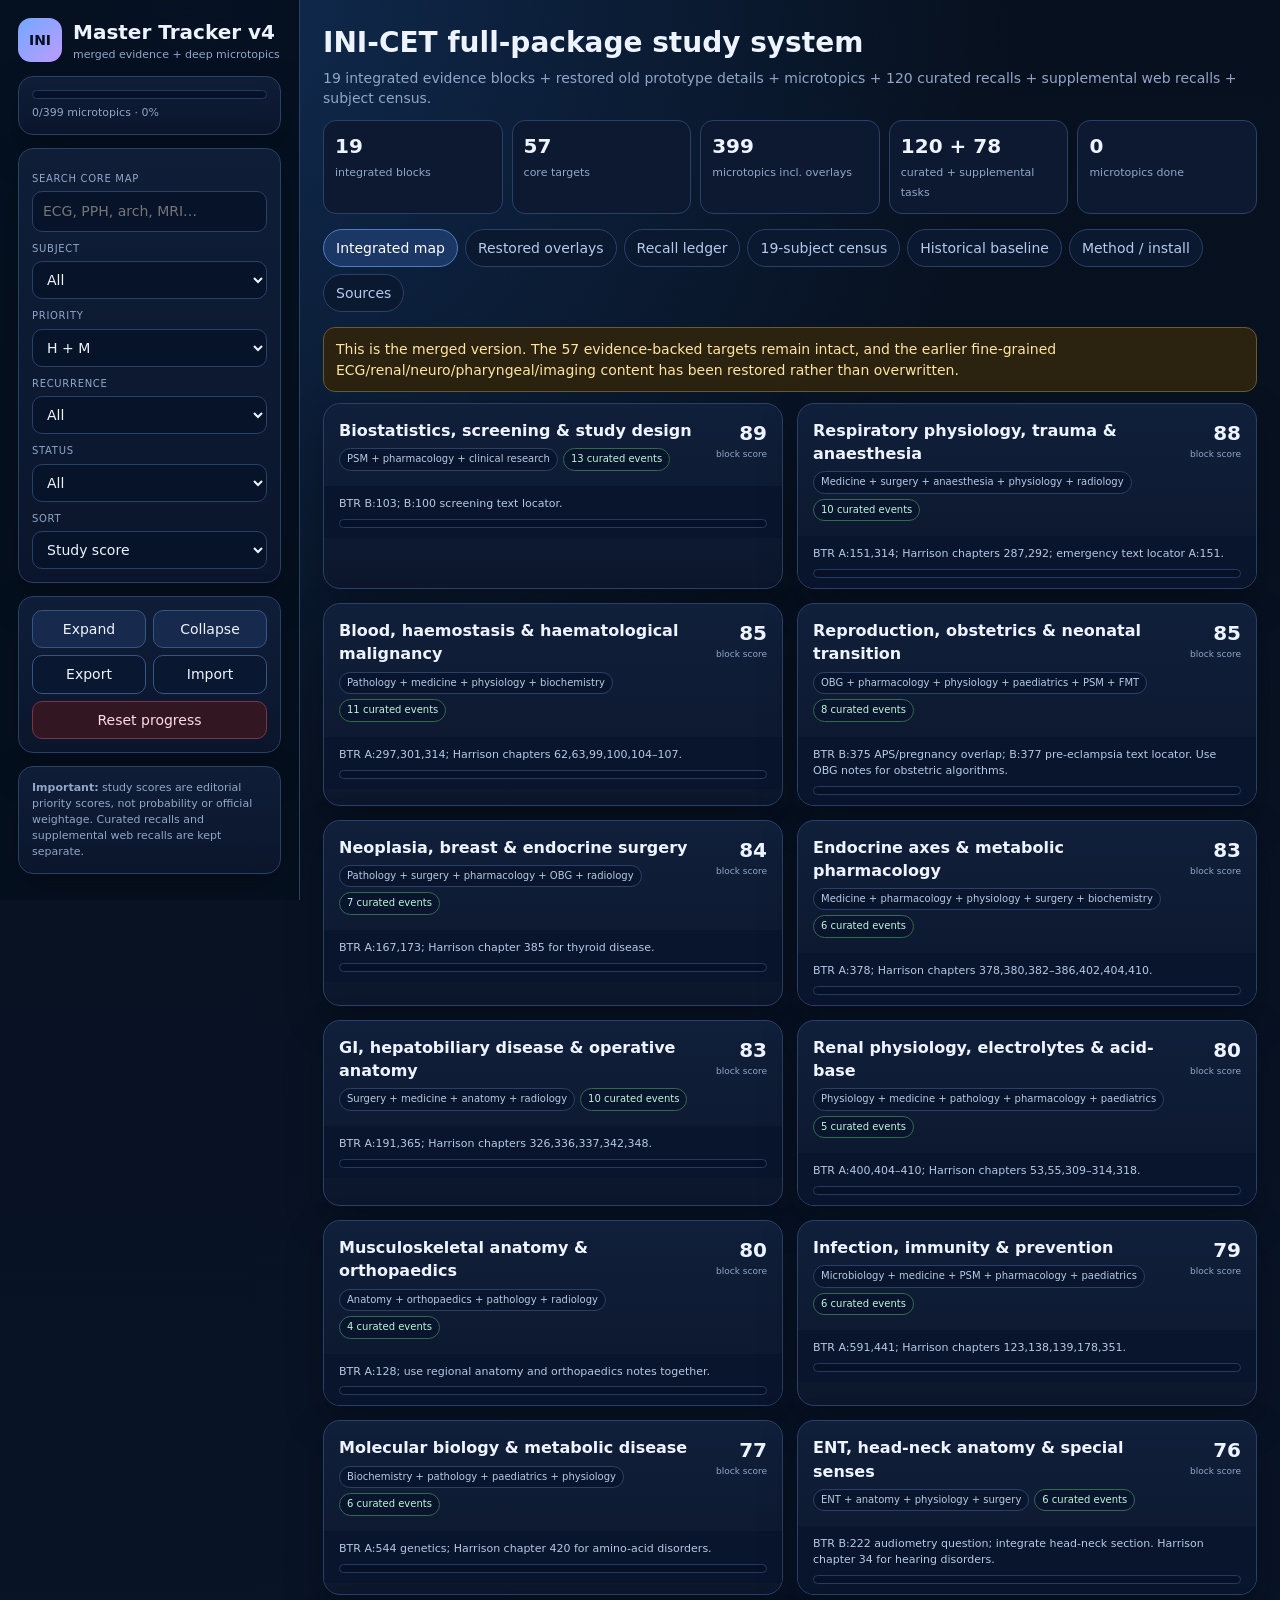
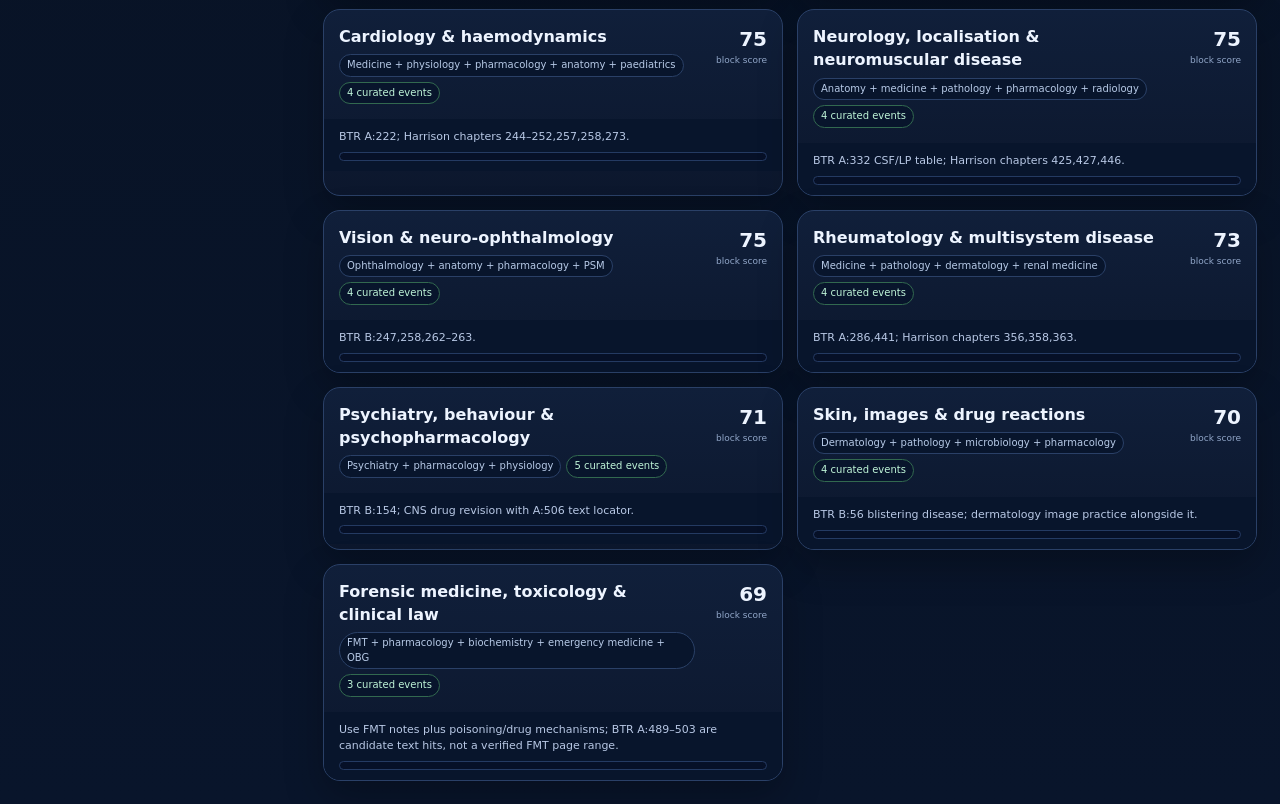
<file: legacy/tracker-v4.html>
<!doctype html><html lang="en"><head><meta charset="utf-8"><meta name="viewport" content="width=device-width,initial-scale=1,viewport-fit=cover"><meta name="theme-color" content="#07101e"><title>INI-CET Master Tracker v4</title><style>
:root{--bg:#07101e;--bg2:#0b1730;--panel:#0f1d37;--panel2:#0b162c;--line:#2a4067;--text:#edf4ff;--muted:#91a6c8;--blue:#72a8ff;--green:#64d8a1;--amber:#edc96b;--red:#ff8296;--purple:#bd9cff;--shadow:0 16px 38px rgba(0,0,0,.25)}*{box-sizing:border-box}html{scroll-behavior:smooth}body{margin:0;background:radial-gradient(circle at 15% 0,#102b50 0,transparent 31%),linear-gradient(180deg,#07101e,#09152b);color:var(--text);font:14px/1.45 Inter,system-ui,-apple-system,BlinkMacSystemFont,'Segoe UI',sans-serif}button,input,select,textarea{font:inherit}button{cursor:pointer}.shell{display:grid;grid-template-columns:300px minmax(0,1fr);min-height:100vh}.side{position:sticky;top:0;height:100vh;overflow:auto;padding:18px;border-right:1px solid var(--line);background:#06101fef;backdrop-filter:blur(12px)}.brand{display:flex;gap:11px;align-items:center}.logo{width:44px;height:44px;border-radius:13px;display:grid;place-items:center;font-weight:900;background:linear-gradient(135deg,var(--blue),var(--purple));color:#07101e}.brand h1{font-size:20px;margin:0}.muted{color:var(--muted)}.tiny{font-size:11px}.panel{margin:13px 0;padding:13px;border:1px solid var(--line);border-radius:15px;background:linear-gradient(180deg,var(--panel),var(--panel2));box-shadow:var(--shadow)}.progress{height:9px;background:#061027;border:1px solid #243a62;border-radius:999px;overflow:hidden}.progress i{height:100%;display:block;background:linear-gradient(90deg,var(--blue),var(--green))}.label{display:block;margin:10px 0 5px;color:var(--muted);font-size:10px;text-transform:uppercase;letter-spacing:.07em}input[type=search],select,textarea{width:100%;background:#071329;color:var(--text);border:1px solid var(--line);border-radius:10px;padding:9px 10px;outline:none}input:focus,select:focus,textarea:focus{border-color:#5481c8;box-shadow:0 0 0 3px #2e4f8145}.btn{border:1px solid #365587;background:#172a4d;color:var(--text);border-radius:10px;padding:8px 10px}.btn:hover{background:#203a68}.btn.ghost{background:#0a1730}.btn.danger{background:#321723;border-color:#743648;color:#ffdce4}.grid2{display:grid;grid-template-columns:1fr 1fr;gap:7px}.main{padding:23px;max-width:1550px;width:100%;margin:0 auto}.top{display:flex;justify-content:space-between;align-items:flex-start;gap:14px}.top h1{font-size:28px;margin:0 0 4px}.tabs{display:flex;gap:7px;flex-wrap:wrap;margin:15px 0}.tab{border:1px solid var(--line);background:#0a1830;color:#b7caec;padding:8px 12px;border-radius:999px}.tab.active{background:#1a3766;color:white;border-color:#4e7dc1}.view{display:none}.view.active{display:block}.metrics{display:grid;grid-template-columns:repeat(5,1fr);gap:9px;margin:12px 0 15px}.metric{border:1px solid var(--line);border-radius:13px;padding:11px;background:#0c1931}.metric b{display:block;font-size:20px}.notice{border:1px solid #6b5930;background:#2b2310;color:#ffe4a0;padding:11px 12px;border-radius:12px;margin:11px 0}.blockgrid{display:grid;grid-template-columns:repeat(auto-fit,minmax(410px,1fr));gap:14px}.block{border:1px solid var(--line);border-radius:17px;overflow:hidden;background:linear-gradient(180deg,#101f3a,#0c172d);box-shadow:var(--shadow)}.bhead{display:grid;grid-template-columns:1fr auto;gap:10px;padding:15px;cursor:pointer}.bhead:hover{background:#ffffff07}.btitle{font-size:16px;font-weight:800}.chips{display:flex;gap:5px;flex-wrap:wrap;margin-top:6px}.chip{display:inline-flex;border:1px solid var(--line);border-radius:999px;padding:3px 7px;font-size:10px;color:#b7cae7;background:#08152c}.chip.green{color:#bff5d8;border-color:#32694f}.chip.amber{color:#ffe1a0;border-color:#735e30}.chip.purple{color:#e0d5ff;border-color:#5f4e82}.score{text-align:right;min-width:62px}.score b{font-size:20px}.score small{display:block;color:var(--muted);font-size:9px}.bbody{display:none;border-top:1px solid var(--line)}.bbody.open{display:block}.reading{padding:10px 15px;background:#08152c;color:#b8c8e5;font-size:11px}.target{padding:12px 15px;border-top:1px solid #1e3153}.trow{display:grid;grid-template-columns:auto 1fr auto;gap:10px;align-items:flex-start}.tname{font-weight:750}.why{font-size:11px;color:#adc0df;margin-top:3px}.mini{width:62px;height:5px;background:#061027;border-radius:99px;overflow:hidden}.mini i{display:block;height:100%;background:linear-gradient(90deg,var(--blue),var(--green))}input[type=checkbox]{width:19px;height:19px;accent-color:var(--blue);margin-top:2px}.actions{display:flex;gap:7px;flex-wrap:wrap;margin:8px 0 0 29px}.details{display:none;margin:9px 0 0 29px}.details.open{display:block}.micro{border:1px solid #20375d;border-radius:11px;padding:9px;margin:7px 0;background:#08152b}.mrow{display:grid;grid-template-columns:auto 1fr auto;gap:9px;align-items:start}.mlabel{font-weight:700}.evidence,.predict,.supp{padding:7px 9px;border-radius:8px;margin:5px 0;background:#071329;border-left:3px solid var(--green)}.predict{border-left-color:var(--amber)}.supp{border-left-color:var(--purple)}.sectiontitle{font-size:10px;text-transform:uppercase;letter-spacing:.08em;color:#96add8;margin:10px 0 5px}.drawer{position:fixed;inset:0;display:none;z-index:30}.drawer.open{display:block}.shade{position:absolute;inset:0;background:#02060dbf}.sheet{position:absolute;right:0;top:0;height:100%;width:min(720px,96vw);overflow:auto;padding:22px;background:#0a1530;border-left:1px solid var(--line);box-shadow:-25px 0 60px #0009}.sheet .close{position:sticky;float:right;top:0}.card{border:1px solid var(--line);border-radius:13px;padding:12px;background:#071329;margin:9px 0}.sourcegrid{display:grid;grid-template-columns:repeat(auto-fit,minmax(260px,1fr));gap:9px}.sourcecard{border:1px solid var(--line);border-radius:12px;padding:11px;background:#0a1730}.sourcecard a{color:#92bdff}.subjectgrid{display:grid;grid-template-columns:repeat(auto-fit,minmax(320px,1fr));gap:12px}.subjectcard{border:1px solid var(--line);border-radius:14px;padding:12px;background:#0b1831}.subjectcard h3{margin:0 0 8px}.taglist{display:flex;gap:5px;flex-wrap:wrap}.tag{font-size:10px;padding:4px 7px;border-radius:999px;border:1px solid var(--line);background:#071329;color:#b9c9e6}.ledger{display:grid;gap:7px}.ledgeritem{display:grid;grid-template-columns:88px 90px 1fr;gap:9px;border:1px solid var(--line);border-radius:10px;padding:8px;background:#08152c}.overlay{border-color:#554a7f}.histrow{display:grid;grid-template-columns:125px 1fr 60px;gap:9px;align-items:center;margin:7px 0}.histbar{height:8px;background:#061027;border-radius:99px;overflow:hidden}.histbar i{display:block;height:100%;background:linear-gradient(90deg,var(--blue),var(--purple))}.method{max-width:980px}.method h2{margin-top:24px}.toast{position:fixed;left:50%;bottom:24px;transform:translateX(-50%) translateY(20px);opacity:0;background:#17305a;border:1px solid #4b75ad;border-radius:10px;padding:9px 13px;transition:.2s;z-index:60}.toast.show{opacity:1;transform:translateX(-50%) translateY(0)}
@media(max-width:1000px){.shell{grid-template-columns:1fr}.side{position:relative;height:auto;border-right:0;border-bottom:1px solid var(--line)}.main{padding:16px}.blockgrid{grid-template-columns:1fr}.metrics{grid-template-columns:repeat(2,1fr)}.ledgeritem{grid-template-columns:75px 80px 1fr}}@media(max-width:600px){.metrics{grid-template-columns:1fr 1fr}.top{display:block}.blockgrid{grid-template-columns:1fr}.bhead{grid-template-columns:1fr}.score{text-align:left}.sheet{width:100%}.subjectgrid{grid-template-columns:1fr}.ledgeritem{grid-template-columns:1fr}.actions{margin-left:0}.details{margin-left:0}.target{padding:11px}.trow{grid-template-columns:auto 1fr}.trow>.score{grid-column:2}.mrow{grid-template-columns:auto 1fr}.mrow>.score{grid-column:2}}
</style><link rel="manifest" href="manifest.webmanifest"><link rel="apple-touch-icon" href="icon-192.png"></head><body><div class="shell"><aside class="side"><div class="brand"><div class="logo">INI</div><div><h1>Master Tracker v4</h1><div class="tiny muted">merged evidence + deep microtopics</div></div></div><div class="panel"><div class="progress"><i id="pbar" style="width:0"></i></div><div id="ptext" class="tiny muted" style="margin-top:6px"></div></div><div class="panel"><label class="label">Search core map</label><input id="search" type="search" placeholder="ECG, PPH, arch, MRI…"><label class="label">Subject</label><select id="subjectFilter"></select><label class="label">Priority</label><select id="priorityFilter"><option value="">H + M</option><option>H</option><option>M</option></select><label class="label">Recurrence</label><select id="repeatFilter"><option value="">All</option><option>Concept recurrence</option><option>Family recurrence</option><option>Single/undated evidence</option></select><label class="label">Status</label><select id="statusFilter"><option value="all">All</option><option value="todo">Unchecked</option><option value="done">Completed</option></select><label class="label">Sort</label><select id="sortFilter"><option value="score">Study score</option><option value="progress">Least complete</option><option value="name">Name</option></select></div><div class="panel grid2"><button class="btn" onclick="expandAll()">Expand</button><button class="btn" onclick="collapseAll()">Collapse</button><button class="btn ghost" onclick="exportProgress()">Export</button><button class="btn ghost" onclick="document.getElementById('importFile').click()">Import</button><input id="importFile" type="file" accept=".json" hidden><button class="btn danger" style="grid-column:1/-1" onclick="resetProgress()">Reset progress</button></div><div class="panel tiny muted"><b>Important:</b> study scores are editorial priority scores, not probability or official weightage. Curated recalls and supplemental web recalls are kept separate.</div></aside><main class="main"><div class="top"><div><h1>INI-CET full-package study system</h1><div class="muted">19 integrated evidence blocks + restored old prototype details + microtopics + 120 curated recalls + supplemental web recalls + subject census.</div></div></div><div class="metrics"><div class="metric"><b id="metricBlocks"></b><span class="tiny muted">integrated blocks</span></div><div class="metric"><b id="metricTargets"></b><span class="tiny muted">core targets</span></div><div class="metric"><b id="metricMicro"></b><span class="tiny muted">microtopics incl. overlays</span></div><div class="metric"><b id="metricRecall"></b><span class="tiny muted">curated + supplemental tasks</span></div><div class="metric"><b id="metricDone"></b><span class="tiny muted">microtopics done</span></div></div><div class="tabs"><button class="tab active" data-tab="core">Integrated map</button><button class="tab" data-tab="overlays">Restored overlays</button><button class="tab" data-tab="ledger">Recall ledger</button><button class="tab" data-tab="subjects">19-subject census</button><button class="tab" data-tab="history">Historical baseline</button><button class="tab" data-tab="method">Method / install</button><button class="tab" data-tab="sources">Sources</button></div><section class="view active" id="view-core"><div class="notice">This is the merged version. The 57 evidence-backed targets remain intact, and the earlier fine-grained ECG/renal/neuro/pharyngeal/imaging content has been restored rather than overwritten.</div><div class="blockgrid" id="coreGrid"></div></section><section class="view" id="view-overlays"><div class="notice">Cross-cutting overlays preserve older prototype material that did not map cleanly to a single research target.</div><div class="blockgrid" id="overlayGrid"></div></section><section class="view" id="view-ledger"><div class="panel"><div class="grid2"><input id="ledgerSearch" type="search" placeholder="Search recall tasks, year, source…"><select id="ledgerType"><option value="">Curated + supplemental</option><option>Curated</option><option>Supplemental</option></select></div><div id="ledgerCount" class="tiny muted" style="margin-top:7px"></div></div><div class="ledger" id="ledger"></div></section><section class="view" id="view-subjects"><div class="notice">These topic tags are a breadth supplement from a subject-wise 2020–2023 PYT list and the merged project. They are not occurrence frequencies.</div><input id="subjectSearch" type="search" placeholder="Filter 19-subject topic census…" style="margin-bottom:12px"><div class="subjectgrid" id="subjectGrid"></div></section><section class="view" id="view-history"><div class="notice">Historical subject shares below are only the two publisher-reconstructed sittings (Nov 2016 + May 2017). They are not current INI-CET forecasts.</div><div id="historyRows"></div></section><section class="view method" id="view-method"><h2>Evidence model</h2><div class="card">Core ledger: 120 curated recall records across the project research window. Supplemental web tasks are displayed separately and are not silently added to the curated recurrence denominator.</div><div class="card">Official exam scheme source in this package: 200 questions, 180 minutes, +1/−⅓/0, split into four sequential 50-question/45-minute parts in the July 2025 prospectus. Always check the current-session prospectus.</div><div class="card">Current subject percentages are not treated as reliably estimable. External 2026 weightage pages explicitly describe online numbers as estimates because AIIMS does not publish a fixed subject distribution.</div><h2>How predictions are handled</h2><div class="card">Green items = recall-linked/supporting evidence. Amber items = practice/predicted transformations. They are designed to mimic question-form changes, not to claim a future paper prediction or probability.</div><h2>Windows / macOS</h2><div class="card">Open <code>INICET_Master_Tracker_v4.html</code> directly in Chrome, Edge, Safari or Firefox. Checkmarks and notes are stored locally in that browser. Use Export/Import backups.</div><h2>iPadOS / iOS</h2><div class="card">Best experience: use the PWA folder on an HTTPS static host, open in Safari → Share → Add to Home Screen. For local-only use, open the standalone HTML in an app that previews HTML + JavaScript. iOS Quick Look may show only a static/text preview.</div><h2>PWA</h2><div class="card">The ZIP contains index.html, manifest, service worker, icons, the merged JSON dataset, the original catalogue and methodology. Host as static HTTPS files; no backend is required.</div><h2>Corrections retained</h2><div class="card">The project correction notes remain important: DPP-4 renal dosing should not be learned as a blanket contraindication; tirzepatide is dual GIP/GLP-1; duplicated recall entries are not double-counted; disputed May 2026 keys are flagged task-only rather than endorsed.</div></section><section class="view" id="view-sources"><div class="sourcegrid" id="sourceGrid"></div></section></main></div><div class="drawer" id="drawer"><div class="shade" id="shade"></div><div class="sheet"><button class="btn close" id="closeDrawer">Close</button><div id="drawerContent"></div></div></div><div class="toast" id="toast"></div><script id="dataset" type="application/json">{"asof": "2026-09-27", "sources": {"J16": ["Jaypee: AIIMS May 2017 / November 2016 publisher sample", "https://asset.ejaypee.com/sample-chapters/9789352701872.pdf"], "J17": ["Jaypee: AIIMS May 2017 physiology sample", "https://asset.ejaypee.com/sample-chapters/9789352703173.pdf"], "M18": ["MedicoApps: AIIMS May 2018 recalls", "https://medicoapps.org/aiims-pg-may-2018/"], "Y19": ["Dr Mukhmohit Singh: May 2019 PSM recall timeline", "https://www.youtube.com/watch?v=O9VvGR70bsY"], "P20": ["PrepLadder / Dr Gobind Rai Garg: June 2020 pharmacology recalls", "https://www.prepladder.com/neet-pg-study-material/notifications/aiims-june-2020-pharma-recall-questions"], "M20": ["MedicoApps: AIIMS June 2020 recalls", "https://medicoapps.org/aiims-pg-june-2020/"], "P": ["PrepLadder: dated INI-CET recall compilation", "https://www.prepladder.com/neet-pg-study-material/previous-years-question-papers/ini-cet-previous-year-question-papers"], "R": ["Reflex: INI-CET recall compilation; added practice questions excluded", "https://www.reflexprep.com/inicet-previous-year-questions"], "C25": ["Cerebellum / Dr Amrit Nasta: November 2025 surgery recall", "https://www.cerebellumacademy.com/ini-cet-november-2025-recall-surgery-questions-explained-by-dr-amrit-nasta/?amp=1"], "D26": ["DigiNerve: May 2026 recall", "https://www.diginerve.com/blogs/inicet-may-2026-recall-questions-with-answers-pdf/"], "PATH": ["PrepLadder: five-year pathology selection; individual dates absent", "https://www.prepladder.com/neet-pg-study-material/pathology/pyqs-in-pathology-for-ini-cet"], "A20": ["AIIMS annual report: transition to INI-CET", "https://aiims.edu/images/pdf/annual_reports/annualreport-e-18-1-22.pdf"], "A25": ["AIIMS July 2025 prospectus: examination scheme", "https://docs.aiimsexams.ac.in/sites/2_PROSPECTUS%20PART-A%20INI-CET%20JULY%202025%20SESSION%20-%20UPDATED%2002.04.2025.pdf"], "C24": ["Cerebellum: November 2024 student-feedback analysis", "https://www.cerebellumacademy.com/ini-cet-november-2024-exam-analysis-question-paper-review/"], "F1": ["FDA/NLM: sitagliptin prescribing information", "https://www.dailymed.nlm.nih.gov/dailymed/fda/fdaDrugXsl.cfm?setid=f85a48d0-0407-4c50-b0fa-7673a160bf01&type=display"], "F2": ["FDA: tirzepatide prescribing information", "https://www.accessdata.fda.gov/drugsatfda_docs/label/2026/215866s009lbl.pdf"], "A25LIVE": ["AIIMS July 2025 prospectus — official scheme", "https://docs.aiimsexams.ac.in/sites/2_PROSPECTUS%20PART-A%20INI-CET%20JULY%202025%20SESSION%20-%20UPDATED%2002.04.2025.pdf"], "PREP_TOPIC": ["PrepLadder subject-wise PYQ topic census (2020–2023)", "https://www.prepladder.com/neet-pg-study-material/preparation-strategy/ini-cet-important-subject-wise-previous-year-questions-topics"], "PREP26": ["PrepLadder subject-wise weightage/trends 2026 — estimates, not official", "https://www.prepladder.com/neet-pg-study-material/preparation-strategy/ini-cet-subject-wise-weightage-2026"], "PREP_ANAT": ["PrepLadder last-5-year Anatomy PYQs", "https://www.prepladder.com/neet-pg-study-material/anatomy/last-5-years-pyqs-in-anatomy-for-ini-cet"], "PREP_PHYS": ["PrepLadder last-5-year Physiology PYQs", "https://www.prepladder.com/neet-pg-study-material/previous-years-question-papers/pyqs-in-physiology-for-ini-cet"], "PREP_PATH": ["PrepLadder last-5-year Pathology PYQs", "https://www.prepladder.com/neet-pg-study-material/pathology/pyqs-in-pathology-for-ini-cet"], "PREP_RAD": ["PrepLadder last-5-year Radiology PYQs", "https://www.prepladder.com/neet-pg-study-material/radiology/pyqs-in-radiology-for-ini-cet"], "PREP_MED": ["PrepLadder last-5-year Medicine PYQs", "https://www.prepladder.com/neet-pg-study-material/previous-years-question-papers/last-5-year-pyqs-in-medicine-for-ini-cet"], "D26FULL": ["DigiNerve May 2026 recall — supplemental task extraction", "https://www.diginerve.com/blogs/inicet-may-2026-recall-questions-with-answers-pdf/"], "C24LIVE": ["Cerebellum November 2024 student-feedback analysis", "https://www.cerebellumacademy.com/ini-cet-november-2024-exam-analysis-question-paper-review/"], "C25OBG": ["Cerebellum November 2025 OBG recall", "https://www.cerebellumacademy.com/ini-cet-nov-2025-obg-recall-quick-discussion-by-dr-raina-chawla/"], "REFLEXLIVE": ["Reflex INI-CET previous papers index", "https://www.reflexprep.com/inicet-previous-year-questions"]}, "blocks": [{"name": "Biostatistics, screening & study design", "subjects": "PSM + pharmacology + clinical research", "books": "BTR B:103; B:100 screening text locator.", "targets": [{"id": "stats", "label": "Statistical tests, confidence intervals & graphs", "priority": "H", "difficulty": 2, "why": "Compact calculations connect research to clinical decisions.", "practice": "Choose a test after changing data type or pairing.", "events": [{"id": "E025", "source": "Y19", "exam": "AIIMS-PG", "sitting": "2019-05", "target": "stats", "concept": "regression", "task": "Regression", "locator": "18:15"}, {"id": "E026", "source": "Y19", "exam": "AIIMS-PG", "sitting": "2019-05", "target": "stats", "concept": "pvalue", "task": "P-value interpretation", "locator": "24:25"}, {"id": "E027", "source": "Y19", "exam": "AIIMS-PG", "sitting": "2019-05", "target": "stats", "concept": "tests", "task": "Significance tests", "locator": "31:25"}, {"id": "E036", "source": "M20", "exam": "AIIMS-PG", "sitting": "2020-06", "target": "stats", "concept": "scales", "task": "GCS measurement scale", "locator": "PSM Q4"}, {"id": "E039", "source": "M20", "exam": "AIIMS-PG", "sitting": "2020-06", "target": "stats", "concept": "tests", "task": "Nonparametric test", "locator": "PSM Q12"}], "ini_sessions": 0, "legacy_sessions": 2, "repeat": "Concept recurrence", "repeat_detail": "Same coded concept across sittings: tests. Recall claims; not proof of identical wording.", "microtopics": [{"id": "data-types-and-measurement-scales", "label": "data types and measurement scales", "study_score": 86, "evidence_level": "curated recall-linked", "asked": ["2020-06 AIIMS-PG: GCS measurement scale"], "predicted": "INI-style variant: present data types and measurement scales as a clinical/image/data-interpretation stem and change one discriminator before asking for diagnosis, mechanism, investigation or next step."}, {"id": "mean-median-mode-and-dispersion", "label": "mean/median/mode and dispersion", "study_score": 78, "evidence_level": "coverage extension", "asked": ["Coverage item under Statistical tests, confidence intervals & graphs; no direct recurrence count assigned in the curated ledger."], "predicted": "INI-style variant: present mean/median/mode and dispersion as a clinical/image/data-interpretation stem and change one discriminator before asking for diagnosis, mechanism, investigation or next step."}, {"id": "normal-distribution-and-z-scores", "label": "normal distribution and z-scores", "study_score": 77, "evidence_level": "coverage extension", "asked": ["Coverage item under Statistical tests, confidence intervals & graphs; no direct recurrence count assigned in the curated ledger."], "predicted": "INI-style variant: present normal distribution and z-scores as a clinical/image/data-interpretation stem and change one discriminator before asking for diagnosis, mechanism, investigation or next step."}, {"id": "parametric-tests", "label": "parametric tests", "study_score": 83, "evidence_level": "curated recall-linked", "asked": ["2019-05 AIIMS-PG: Significance tests", "2020-06 AIIMS-PG: Nonparametric test"], "predicted": "INI-style variant: present parametric tests as a clinical/image/data-interpretation stem and change one discriminator before asking for diagnosis, mechanism, investigation or next step."}, {"id": "non-parametric-tests", "label": "non-parametric tests", "study_score": 82, "evidence_level": "curated recall-linked", "asked": ["2019-05 AIIMS-PG: Significance tests", "2020-06 AIIMS-PG: Nonparametric test"], "predicted": "INI-style variant: present non-parametric tests as a clinical/image/data-interpretation stem and change one discriminator before asking for diagnosis, mechanism, investigation or next step."}, {"id": "correlation-and-regression", "label": "correlation and regression", "study_score": 81, "evidence_level": "curated recall-linked", "asked": ["2019-05 AIIMS-PG: Regression"], "predicted": "INI-style variant: present correlation and regression as a clinical/image/data-interpretation stem and change one discriminator before asking for diagnosis, mechanism, investigation or next step."}, {"id": "confidence-intervals-and-p-values", "label": "confidence intervals and p-values", "study_score": 73, "evidence_level": "coverage extension", "asked": ["Coverage item under Statistical tests, confidence intervals & graphs; no direct recurrence count assigned in the curated ledger."], "predicted": "INI-style variant: present confidence intervals and p-values as a clinical/image/data-interpretation stem and change one discriminator before asking for diagnosis, mechanism, investigation or next step."}, {"id": "graphs-and-data-presentation", "label": "graphs and data presentation", "study_score": 72, "evidence_level": "coverage extension", "asked": ["Coverage item under Statistical tests, confidence intervals & graphs; no direct recurrence count assigned in the curated ledger."], "predicted": "INI-style variant: present graphs and data presentation as a clinical/image/data-interpretation stem and change one discriminator before asking for diagnosis, mechanism, investigation or next step."}], "study_score": 81}, {"id": "risk", "label": "Risk, odds, NNT & rates", "priority": "H", "difficulty": 2, "why": "Denominator errors are avoidable with one shared formula sheet.", "practice": "Change a two-by-two table and calculate absolute benefit.", "events": [{"id": "E022", "source": "Y19", "exam": "AIIMS-PG", "sitting": "2019-05", "target": "risk", "concept": "rates", "task": "IMR calculation", "locator": "01:30"}, {"id": "E023", "source": "Y19", "exam": "AIIMS-PG", "sitting": "2019-05", "target": "risk", "concept": "nnt", "task": "NNT", "locator": "04:01"}, {"id": "E024", "source": "Y19", "exam": "AIIMS-PG", "sitting": "2019-05", "target": "risk", "concept": "odds", "task": "Odds and confidence limits", "locator": "10:40"}, {"id": "E038", "source": "M20", "exam": "AIIMS-PG", "sitting": "2020-06", "target": "risk", "concept": "rates", "task": "MMR denominator", "locator": "PSM Q9"}, {"id": "E048", "source": "P", "exam": "INI-CET", "sitting": "2020-11", "target": "risk", "concept": "rates", "task": "MMR denominator", "locator": "PSM Q34"}, {"id": "E103", "source": "D26", "exam": "INI-CET", "sitting": "2026-05", "target": "risk", "concept": "odds", "task": "Odds-ratio calculation", "locator": "PSM Q1"}], "ini_sessions": 2, "legacy_sessions": 2, "repeat": "Concept recurrence", "repeat_detail": "Same coded concept across sittings: rates, odds. Recall claims; not proof of identical wording.", "microtopics": [{"id": "incidence-and-prevalence", "label": "incidence and prevalence", "study_score": 79, "evidence_level": "coverage extension", "asked": ["Coverage item under Risk, odds, NNT & rates; no direct recurrence count assigned in the curated ledger."], "predicted": "INI-style variant: present incidence and prevalence as a clinical/image/data-interpretation stem and change one discriminator before asking for diagnosis, mechanism, investigation or next step."}, {"id": "relative-risk-and-odds-ratio", "label": "relative risk and odds ratio", "study_score": 85, "evidence_level": "curated recall-linked", "asked": ["2019-05 AIIMS-PG: Odds and confidence limits", "2026-05 INI-CET: Odds-ratio calculation"], "predicted": "INI-style variant: present relative risk and odds ratio as a clinical/image/data-interpretation stem and change one discriminator before asking for diagnosis, mechanism, investigation or next step."}, {"id": "attributable-risk-and-population-attributable-risk", "label": "attributable risk and population attributable risk", "study_score": 77, "evidence_level": "coverage extension", "asked": ["Coverage item under Risk, odds, NNT & rates; no direct recurrence count assigned in the curated ledger."], "predicted": "INI-style variant: present attributable risk and population attributable risk as a clinical/image/data-interpretation stem and change one discriminator before asking for diagnosis, mechanism, investigation or next step."}, {"id": "nnt-nnh-and-absolute-risk-reduction", "label": "NNT/NNH and absolute risk reduction", "study_score": 76, "evidence_level": "coverage extension", "asked": ["Coverage item under Risk, odds, NNT & rates; no direct recurrence count assigned in the curated ledger."], "predicted": "INI-style variant: present NNT/NNH and absolute risk reduction as a clinical/image/data-interpretation stem and change one discriminator before asking for diagnosis, mechanism, investigation or next step."}, {"id": "imr-mmr-and-denominator-discipline", "label": "IMR/MMR and denominator discipline", "study_score": 82, "evidence_level": "curated recall-linked", "asked": ["2020-06 AIIMS-PG: MMR denominator", "2020-11 INI-CET: MMR denominator"], "predicted": "INI-style variant: present IMR/MMR and denominator discipline as a clinical/image/data-interpretation stem and change one discriminator before asking for diagnosis, mechanism, investigation or next step."}, {"id": "confidence-limits-around-effect-estimates", "label": "confidence limits around effect estimates", "study_score": 81, "evidence_level": "curated recall-linked", "asked": ["2019-05 AIIMS-PG: Odds and confidence limits"], "predicted": "INI-style variant: present confidence limits around effect estimates as a clinical/image/data-interpretation stem and change one discriminator before asking for diagnosis, mechanism, investigation or next step."}], "study_score": 97}, {"id": "screen", "label": "Screening, bias & study designs", "priority": "H", "difficulty": 3, "why": "Test interpretation depends on prevalence and study design.", "practice": "Contrast screening performance in low- and high-prevalence settings.", "events": [{"id": "E059", "source": "P", "exam": "INI-CET", "sitting": "2022-05", "target": "screen", "concept": "sensitivity", "task": "Negative screening result", "locator": "PSM Q1"}, {"id": "E104", "source": "D26", "exam": "INI-CET", "sitting": "2026-05", "target": "screen", "concept": "study-design", "task": "Nested case-control", "locator": "PSM Q2"}], "ini_sessions": 2, "legacy_sessions": 0, "repeat": "Family recurrence", "repeat_detail": "Different concepts in this study family across sittings; not a repeated question.", "microtopics": [{"id": "sensitivity-and-specificity", "label": "sensitivity and specificity", "study_score": 86, "evidence_level": "curated recall-linked", "asked": ["2022-05 INI-CET: Negative screening result"], "predicted": "INI-style variant: present sensitivity and specificity as a clinical/image/data-interpretation stem and change one discriminator before asking for diagnosis, mechanism, investigation or next step."}, {"id": "ppv-npv-and-prevalence-effect", "label": "PPV/NPV and prevalence effect", "study_score": 78, "evidence_level": "coverage extension", "asked": ["Coverage item under Screening, bias & study designs; no direct recurrence count assigned in the curated ledger."], "predicted": "INI-style variant: present PPV/NPV and prevalence effect as a clinical/image/data-interpretation stem and change one discriminator before asking for diagnosis, mechanism, investigation or next step."}, {"id": "roc-curves-and-cut-offs", "label": "ROC curves and cut-offs", "study_score": 77, "evidence_level": "coverage extension", "asked": ["Coverage item under Screening, bias & study designs; no direct recurrence count assigned in the curated ledger."], "predicted": "INI-style variant: present ROC curves and cut-offs as a clinical/image/data-interpretation stem and change one discriminator before asking for diagnosis, mechanism, investigation or next step."}, {"id": "screening-principles", "label": "screening principles", "study_score": 83, "evidence_level": "curated recall-linked", "asked": ["2022-05 INI-CET: Negative screening result"], "predicted": "INI-style variant: present screening principles as a clinical/image/data-interpretation stem and change one discriminator before asking for diagnosis, mechanism, investigation or next step."}, {"id": "selection-information-confounding-bias", "label": "selection/information/confounding bias", "study_score": 75, "evidence_level": "coverage extension", "asked": ["Coverage item under Screening, bias & study designs; no direct recurrence count assigned in the curated ledger."], "predicted": "INI-style variant: present selection/information/confounding bias as a clinical/image/data-interpretation stem and change one discriminator before asking for diagnosis, mechanism, investigation or next step."}, {"id": "case-control-cohort-rct-meta-analysis", "label": "case-control/cohort/RCT/meta-analysis", "study_score": 81, "evidence_level": "curated recall-linked", "asked": ["2026-05 INI-CET: Nested case-control"], "predicted": "INI-style variant: present case-control/cohort/RCT/meta-analysis as a clinical/image/data-interpretation stem and change one discriminator before asking for diagnosis, mechanism, investigation or next step."}, {"id": "nested-case-control-and-diagnostic-study-design", "label": "nested case-control and diagnostic-study design", "study_score": 80, "evidence_level": "curated recall-linked", "asked": ["2026-05 INI-CET: Nested case-control"], "predicted": "INI-style variant: present nested case-control and diagnostic-study design as a clinical/image/data-interpretation stem and change one discriminator before asking for diagnosis, mechanism, investigation or next step."}], "study_score": 88}], "block_id": "b01", "study_score": 89}, {"name": "Molecular biology & metabolic disease", "subjects": "Biochemistry + pathology + paediatrics + physiology", "books": "BTR A:544 genetics; Harrison chapter 420 for amino-acid disorders.", "targets": [{"id": "genes", "label": "Gene techniques & expression", "priority": "H", "difficulty": 2, "why": "One method-to-purpose table spans genetics and diagnostics.", "practice": "Choose gene editing versus expression detection versus silencing.", "events": [{"id": "E051", "source": "P", "exam": "INI-CET", "sitting": "2021-11", "target": "genes", "concept": "silencing", "task": "RNA interference", "locator": "Biochemistry Q1"}, {"id": "E057", "source": "P", "exam": "INI-CET", "sitting": "2022-05", "target": "genes", "concept": "methods", "task": "DNA-protein detection", "locator": "Biochemistry Q1"}, {"id": "E098", "source": "D26", "exam": "INI-CET", "sitting": "2026-05", "target": "genes", "concept": "editing", "task": "CRISPR image", "locator": "Biochemistry Q2"}], "ini_sessions": 3, "legacy_sessions": 0, "repeat": "Family recurrence", "repeat_detail": "Different concepts in this study family across sittings; not a repeated question.", "microtopics": [{"id": "dna-rna-structure-and-replication", "label": "DNA/RNA structure and replication", "study_score": 79, "evidence_level": "coverage extension", "asked": ["Coverage item under Gene techniques & expression; no direct recurrence count assigned in the curated ledger."], "predicted": "INI-style variant: present DNA/RNA structure and replication as a clinical/image/data-interpretation stem and change one discriminator before asking for diagnosis, mechanism, investigation or next step."}, {"id": "pcr-rt-pcr-qpcr-digital-pcr", "label": "PCR/RT-PCR/qPCR/digital PCR", "study_score": 78, "evidence_level": "coverage extension", "asked": ["Coverage item under Gene techniques & expression; no direct recurrence count assigned in the curated ledger."], "predicted": "INI-style variant: present PCR/RT-PCR/qPCR/digital PCR as a clinical/image/data-interpretation stem and change one discriminator before asking for diagnosis, mechanism, investigation or next step."}, {"id": "southern-northern-western-fish", "label": "Southern/Northern/Western/FISH", "study_score": 77, "evidence_level": "coverage extension", "asked": ["Coverage item under Gene techniques & expression; no direct recurrence count assigned in the curated ledger."], "predicted": "INI-style variant: present Southern/Northern/Western/FISH as a clinical/image/data-interpretation stem and change one discriminator before asking for diagnosis, mechanism, investigation or next step."}, {"id": "sanger-ngs-and-sequencing", "label": "Sanger/NGS and sequencing", "study_score": 76, "evidence_level": "coverage extension", "asked": ["Coverage item under Gene techniques & expression; no direct recurrence count assigned in the curated ledger."], "predicted": "INI-style variant: present Sanger/NGS and sequencing as a clinical/image/data-interpretation stem and change one discriminator before asking for diagnosis, mechanism, investigation or next step."}, {"id": "crispr-cas-editing", "label": "CRISPR-Cas editing", "study_score": 82, "evidence_level": "curated recall-linked", "asked": ["2026-05 INI-CET: CRISPR image"], "predicted": "INI-style variant: present CRISPR-Cas editing as a clinical/image/data-interpretation stem and change one discriminator before asking for diagnosis, mechanism, investigation or next step."}, {"id": "rna-interference-mirna", "label": "RNA interference/miRNA", "study_score": 81, "evidence_level": "curated recall-linked", "asked": ["2021-11 INI-CET: RNA interference"], "predicted": "INI-style variant: present RNA interference/miRNA as a clinical/image/data-interpretation stem and change one discriminator before asking for diagnosis, mechanism, investigation or next step."}, {"id": "epigenetics-and-imprinting", "label": "epigenetics and imprinting", "study_score": 73, "evidence_level": "coverage extension", "asked": ["Coverage item under Gene techniques & expression; no direct recurrence count assigned in the curated ledger."], "predicted": "INI-style variant: present epigenetics and imprinting as a clinical/image/data-interpretation stem and change one discriminator before asking for diagnosis, mechanism, investigation or next step."}, {"id": "dna-repair-defects", "label": "DNA repair defects", "study_score": 72, "evidence_level": "coverage extension", "asked": ["Coverage item under Gene techniques & expression; no direct recurrence count assigned in the curated ledger."], "predicted": "INI-style variant: present DNA repair defects as a clinical/image/data-interpretation stem and change one discriminator before asking for diagnosis, mechanism, investigation or next step."}], "study_score": 94}, {"id": "metabolic", "label": "Inborn errors, vitamins & metabolic regulation", "priority": "H", "difficulty": 2, "why": "Enzyme defects become clinical patterns rather than isolated lists.", "practice": "Infer a pathway defect from fasting, acidosis and organ involvement.", "events": [{"id": "E013", "source": "M18", "exam": "AIIMS-PG", "sitting": "2018-05", "target": "metabolic", "concept": "pku", "task": "PKU recognition", "locator": "Biochemistry Guthrie-test stem"}, {"id": "E066", "source": "R", "exam": "INI-CET", "sitting": "2023-05", "target": "metabolic", "concept": "storage", "task": "Pompe enzyme", "locator": "Biochemistry Q1"}], "ini_sessions": 1, "legacy_sessions": 1, "repeat": "Family recurrence", "repeat_detail": "Different concepts in this study family across sittings; not a repeated question.", "microtopics": [{"id": "fed-fasting-starvation-states", "label": "fed/fasting/starvation states", "study_score": 79, "evidence_level": "coverage extension", "asked": ["Coverage item under Inborn errors, vitamins & metabolic regulation; no direct recurrence count assigned in the curated ledger."], "predicted": "INI-style variant: present fed/fasting/starvation states as a clinical/image/data-interpretation stem and change one discriminator before asking for diagnosis, mechanism, investigation or next step."}, {"id": "glycolysis-tca-etc", "label": "glycolysis/TCA/ETC", "study_score": 78, "evidence_level": "coverage extension", "asked": ["Coverage item under Inborn errors, vitamins & metabolic regulation; no direct recurrence count assigned in the curated ledger."], "predicted": "INI-style variant: present glycolysis/TCA/ETC as a clinical/image/data-interpretation stem and change one discriminator before asking for diagnosis, mechanism, investigation or next step."}, {"id": "glycogen-storage-diseases", "label": "glycogen-storage diseases", "study_score": 84, "evidence_level": "curated recall-linked", "asked": ["2023-05 INI-CET: Pompe enzyme"], "predicted": "INI-style variant: present glycogen-storage diseases as a clinical/image/data-interpretation stem and change one discriminator before asking for diagnosis, mechanism, investigation or next step."}, {"id": "lysosomal-peroxisomal-disorders", "label": "lysosomal/peroxisomal disorders", "study_score": 76, "evidence_level": "coverage extension", "asked": ["Coverage item under Inborn errors, vitamins & metabolic regulation; no direct recurrence count assigned in the curated ledger."], "predicted": "INI-style variant: present lysosomal/peroxisomal disorders as a clinical/image/data-interpretation stem and change one discriminator before asking for diagnosis, mechanism, investigation or next step."}, {"id": "amino-acid-disorders-and-urea-cycle", "label": "amino-acid disorders and urea cycle", "study_score": 75, "evidence_level": "coverage extension", "asked": ["Coverage item under Inborn errors, vitamins & metabolic regulation; no direct recurrence count assigned in the curated ledger."], "predicted": "INI-style variant: present amino-acid disorders and urea cycle as a clinical/image/data-interpretation stem and change one discriminator before asking for diagnosis, mechanism, investigation or next step."}, {"id": "vitamin-coenzyme-deficiencies", "label": "vitamin/coenzyme deficiencies", "study_score": 74, "evidence_level": "coverage extension", "asked": ["Coverage item under Inborn errors, vitamins & metabolic regulation; no direct recurrence count assigned in the curated ledger."], "predicted": "INI-style variant: present vitamin/coenzyme deficiencies as a clinical/image/data-interpretation stem and change one discriminator before asking for diagnosis, mechanism, investigation or next step."}, {"id": "lipoproteins-and-fatty-acid-metabolism", "label": "lipoproteins and fatty-acid metabolism", "study_score": 73, "evidence_level": "coverage extension", "asked": ["Coverage item under Inborn errors, vitamins & metabolic regulation; no direct recurrence count assigned in the curated ledger."], "predicted": "INI-style variant: present lipoproteins and fatty-acid metabolism as a clinical/image/data-interpretation stem and change one discriminator before asking for diagnosis, mechanism, investigation or next step."}, {"id": "oxidative-phosphorylation-poisons-uncouplers", "label": "oxidative-phosphorylation poisons/uncouplers", "study_score": 72, "evidence_level": "coverage extension", "asked": ["Coverage item under Inborn errors, vitamins & metabolic regulation; no direct recurrence count assigned in the curated ledger."], "predicted": "INI-style variant: present oxidative-phosphorylation poisons/uncouplers as a clinical/image/data-interpretation stem and change one discriminator before asking for diagnosis, mechanism, investigation or next step."}], "study_score": 81}, {"id": "muscle", "label": "Muscle energetics & excitation-contraction", "priority": "M", "difficulty": 2, "why": "Structure, ATP use and force generation link histology to physiology.", "practice": "Identify a sarcomere change or interpret a twitch trace.", "events": [{"id": "E004", "source": "J16", "exam": "AIIMS-PG", "sitting": "2016-11", "target": "muscle", "concept": "sarcomere", "task": "Sarcomere image", "locator": "Physiology Q14"}], "ini_sessions": 0, "legacy_sessions": 1, "repeat": "Single/undated evidence", "repeat_detail": "No recurrence established in this selected ledger.", "microtopics": [{"id": "sarcomere-structure-and-band-changes", "label": "sarcomere structure and band changes", "study_score": 86, "evidence_level": "curated recall-linked", "asked": ["2016-11 AIIMS-PG: Sarcomere image"], "predicted": "INI-style variant: present sarcomere structure and band changes as a clinical/image/data-interpretation stem and change one discriminator before asking for diagnosis, mechanism, investigation or next step."}, {"id": "skeletal-vs-cardiac-excitation-contraction-coupling", "label": "skeletal vs cardiac excitation-contraction coupling", "study_score": 78, "evidence_level": "coverage extension", "asked": ["Coverage item under Muscle energetics & excitation-contraction; no direct recurrence count assigned in the curated ledger."], "predicted": "INI-style variant: present skeletal vs cardiac excitation-contraction coupling as a clinical/image/data-interpretation stem and change one discriminator before asking for diagnosis, mechanism, investigation or next step."}, {"id": "neuromuscular-junction", "label": "neuromuscular junction", "study_score": 77, "evidence_level": "coverage extension", "asked": ["Coverage item under Muscle energetics & excitation-contraction; no direct recurrence count assigned in the curated ledger."], "predicted": "INI-style variant: present neuromuscular junction as a clinical/image/data-interpretation stem and change one discriminator before asking for diagnosis, mechanism, investigation or next step."}, {"id": "muscle-fibre-types", "label": "muscle fibre types", "study_score": 76, "evidence_level": "coverage extension", "asked": ["Coverage item under Muscle energetics & excitation-contraction; no direct recurrence count assigned in the curated ledger."], "predicted": "INI-style variant: present muscle fibre types as a clinical/image/data-interpretation stem and change one discriminator before asking for diagnosis, mechanism, investigation or next step."}, {"id": "length-tension-and-force-generation", "label": "length-tension and force generation", "study_score": 75, "evidence_level": "coverage extension", "asked": ["Coverage item under Muscle energetics & excitation-contraction; no direct recurrence count assigned in the curated ledger."], "predicted": "INI-style variant: present length-tension and force generation as a clinical/image/data-interpretation stem and change one discriminator before asking for diagnosis, mechanism, investigation or next step."}, {"id": "muscle-spindle-golgi-tendon-reflexes", "label": "muscle spindle/Golgi tendon reflexes", "study_score": 74, "evidence_level": "coverage extension", "asked": ["Coverage item under Muscle energetics & excitation-contraction; no direct recurrence count assigned in the curated ledger."], "predicted": "INI-style variant: present muscle spindle/Golgi tendon reflexes as a clinical/image/data-interpretation stem and change one discriminator before asking for diagnosis, mechanism, investigation or next step."}], "study_score": 55}], "block_id": "b02", "study_score": 77}, {"name": "Blood, haemostasis & haematological malignancy", "subjects": "Pathology + medicine + physiology + biochemistry", "books": "BTR A:297,301,314; Harrison chapters 62,63,99,100,104–107.", "targets": [{"id": "anaemia", "label": "Anaemia & haemolysis patterns", "priority": "H", "difficulty": 2, "why": "Smear, indices and iron studies can be learnt in one diagnostic grid.", "practice": "Separate iron deficiency, inflammation and haemolysis with labs.", "events": [{"id": "E002", "source": "J16", "exam": "AIIMS-PG", "sitting": "2016-11", "target": "anaemia", "concept": "blood-cells", "task": "Eosinophil image", "locator": "Physiology Q12"}, {"id": "E003", "source": "J16", "exam": "AIIMS-PG", "sitting": "2016-11", "target": "anaemia", "concept": "blood-cells", "task": "Leukocyte count", "locator": "Physiology Q13"}, {"id": "E056", "source": "P", "exam": "INI-CET", "sitting": "2022-05", "target": "anaemia", "concept": "iron", "task": "Inflammatory anaemia", "locator": "Pathology Q1"}, {"id": "E117", "source": "PATH", "exam": "INI-CET", "sitting": "undated selection", "target": "anaemia", "concept": "iron", "task": "Microcytic smear", "locator": "Q2"}], "ini_sessions": 1, "legacy_sessions": 1, "repeat": "Family recurrence", "repeat_detail": "Different concepts in this study family across sittings; not a repeated question.", "microtopics": [{"id": "rbc-indices-and-smear-approach", "label": "RBC indices and smear approach", "study_score": 86, "evidence_level": "curated recall-linked", "asked": ["undated selection INI-CET: Microcytic smear"], "predicted": "INI-style variant: present RBC indices and smear approach as a clinical/image/data-interpretation stem and change one discriminator before asking for diagnosis, mechanism, investigation or next step."}, {"id": "iron-deficiency-vs-anaemia-of-inflammation", "label": "iron deficiency vs anaemia of inflammation", "study_score": 85, "evidence_level": "curated recall-linked", "asked": ["2022-05 INI-CET: Inflammatory anaemia", "undated selection INI-CET: Microcytic smear"], "predicted": "INI-style variant: present iron deficiency vs anaemia of inflammation as a clinical/image/data-interpretation stem and change one discriminator before asking for diagnosis, mechanism, investigation or next step."}, {"id": "megaloblastic-anaemia", "label": "megaloblastic anaemia", "study_score": 84, "evidence_level": "curated recall-linked", "asked": ["2022-05 INI-CET: Inflammatory anaemia"], "predicted": "INI-style variant: present megaloblastic anaemia as a clinical/image/data-interpretation stem and change one discriminator before asking for diagnosis, mechanism, investigation or next step."}, {"id": "haemolysis-labs-and-smear-patterns", "label": "haemolysis labs and smear patterns", "study_score": 83, "evidence_level": "curated recall-linked", "asked": ["undated selection INI-CET: Microcytic smear"], "predicted": "INI-style variant: present haemolysis labs and smear patterns as a clinical/image/data-interpretation stem and change one discriminator before asking for diagnosis, mechanism, investigation or next step."}, {"id": "g6pd-hereditary-spherocytosis-thalassaemia", "label": "G6PD/hereditary spherocytosis/thalassaemia", "study_score": 75, "evidence_level": "coverage extension", "asked": ["Coverage item under Anaemia & haemolysis patterns; no direct recurrence count assigned in the curated ledger."], "predicted": "INI-style variant: present G6PD/hereditary spherocytosis/thalassaemia as a clinical/image/data-interpretation stem and change one discriminator before asking for diagnosis, mechanism, investigation or next step."}, {"id": "pnh-and-aplastic-marrow-patterns", "label": "PNH and aplastic marrow patterns", "study_score": 74, "evidence_level": "coverage extension", "asked": ["Coverage item under Anaemia & haemolysis patterns; no direct recurrence count assigned in the curated ledger."], "predicted": "INI-style variant: present PNH and aplastic marrow patterns as a clinical/image/data-interpretation stem and change one discriminator before asking for diagnosis, mechanism, investigation or next step."}], "study_score": 81}, {"id": "haemostasis", "label": "Coagulation, platelets & transfusion", "priority": "H", "difficulty": 3, "why": "Connects laboratory tests to bleeding and resuscitation.", "practice": "Interpret PT/aPTT with platelets, or a transfusion complication.", "events": [{"id": "E040", "source": "M20", "exam": "AIIMS-PG", "sitting": "2020-06", "target": "haemostasis", "concept": "transfusion", "task": "Massive-transfusion complications", "locator": "Medicine Q3"}, {"id": "E045", "source": "P", "exam": "INI-CET", "sitting": "2020-11", "target": "haemostasis", "concept": "coagulation", "task": "Factor deficiency", "locator": "Pathology Q23"}, {"id": "E079", "source": "R", "exam": "INI-CET", "sitting": "2025-05", "target": "haemostasis", "concept": "vwd", "task": "Inherited bleeding disorder", "locator": "Pathology Q1"}, {"id": "E110", "source": "D26", "exam": "INI-CET", "sitting": "2026-05", "target": "haemostasis", "concept": "transfusion", "task": "Trauma/transfusion triad", "locator": "Surgery Q1"}, {"id": "E120", "source": "PATH", "exam": "INI-CET", "sitting": "undated selection", "target": "haemostasis", "concept": "blood-products", "task": "Blood-product storage", "locator": "Q16"}], "ini_sessions": 3, "legacy_sessions": 1, "repeat": "Concept recurrence", "repeat_detail": "Same coded concept across sittings: transfusion. Recall claims; not proof of identical wording.", "microtopics": [{"id": "platelet-disorders-and-bleeding-time", "label": "platelet disorders and bleeding time", "study_score": 86, "evidence_level": "curated recall-linked", "asked": ["2025-05 INI-CET: Inherited bleeding disorder"], "predicted": "INI-style variant: present platelet disorders and bleeding time as a clinical/image/data-interpretation stem and change one discriminator before asking for diagnosis, mechanism, investigation or next step."}, {"id": "coagulation-cascade-and-pt-aptt", "label": "coagulation cascade and PT/aPTT", "study_score": 85, "evidence_level": "curated recall-linked", "asked": ["2020-11 INI-CET: Factor deficiency"], "predicted": "INI-style variant: present coagulation cascade and PT/aPTT as a clinical/image/data-interpretation stem and change one discriminator before asking for diagnosis, mechanism, investigation or next step."}, {"id": "vwd-and-haemophilia", "label": "vWD and haemophilia", "study_score": 77, "evidence_level": "coverage extension", "asked": ["Coverage item under Coagulation, platelets & transfusion; no direct recurrence count assigned in the curated ledger."], "predicted": "INI-style variant: present vWD and haemophilia as a clinical/image/data-interpretation stem and change one discriminator before asking for diagnosis, mechanism, investigation or next step."}, {"id": "dic-tma-patterns", "label": "DIC/TMA patterns", "study_score": 76, "evidence_level": "coverage extension", "asked": ["Coverage item under Coagulation, platelets & transfusion; no direct recurrence count assigned in the curated ledger."], "predicted": "INI-style variant: present DIC/TMA patterns as a clinical/image/data-interpretation stem and change one discriminator before asking for diagnosis, mechanism, investigation or next step."}, {"id": "blood-components-and-storage", "label": "blood components and storage", "study_score": 82, "evidence_level": "curated recall-linked", "asked": ["undated selection INI-CET: Blood-product storage"], "predicted": "INI-style variant: present blood components and storage as a clinical/image/data-interpretation stem and change one discriminator before asking for diagnosis, mechanism, investigation or next step."}, {"id": "transfusion-reactions", "label": "transfusion reactions", "study_score": 81, "evidence_level": "curated recall-linked", "asked": ["2020-06 AIIMS-PG: Massive-transfusion complications", "2026-05 INI-CET: Trauma/transfusion triad"], "predicted": "INI-style variant: present transfusion reactions as a clinical/image/data-interpretation stem and change one discriminator before asking for diagnosis, mechanism, investigation or next step."}, {"id": "massive-transfusion-and-lethal-triad", "label": "massive transfusion and lethal triad", "study_score": 80, "evidence_level": "curated recall-linked", "asked": ["2020-06 AIIMS-PG: Massive-transfusion complications", "2026-05 INI-CET: Trauma/transfusion triad"], "predicted": "INI-style variant: present massive transfusion and lethal triad as a clinical/image/data-interpretation stem and change one discriminator before asking for diagnosis, mechanism, investigation or next step."}], "study_score": 100}, {"id": "leukaemia", "label": "Leukaemia, lymphoma & diagnostic markers", "priority": "H", "difficulty": 2, "why": "Morphology, molecular markers and therapy reinforce each other.", "practice": "Match a smear or marker to a disease and treatment class.", "events": [{"id": "E043", "source": "P", "exam": "INI-CET", "sitting": "2020-11", "target": "leukaemia", "concept": "hairy-cell", "task": "Hairy-cell therapy", "locator": "Medicine Q15"}, {"id": "E118", "source": "PATH", "exam": "INI-CET", "sitting": "undated selection", "target": "leukaemia", "concept": "morphology", "task": "Malignant-cell matching", "locator": "Q1"}], "ini_sessions": 1, "legacy_sessions": 0, "repeat": "Single/undated evidence", "repeat_detail": "No recurrence established in this selected ledger.", "microtopics": [{"id": "aml-apl", "label": "AML/APL", "study_score": 79, "evidence_level": "coverage extension", "asked": ["Coverage item under Leukaemia, lymphoma & diagnostic markers; no direct recurrence count assigned in the curated ledger."], "predicted": "INI-style variant: present AML/APL as a clinical/image/data-interpretation stem and change one discriminator before asking for diagnosis, mechanism, investigation or next step."}, {"id": "all", "label": "ALL", "study_score": 78, "evidence_level": "coverage extension", "asked": ["Coverage item under Leukaemia, lymphoma & diagnostic markers; no direct recurrence count assigned in the curated ledger."], "predicted": "INI-style variant: present ALL as a clinical/image/data-interpretation stem and change one discriminator before asking for diagnosis, mechanism, investigation or next step."}, {"id": "cml", "label": "CML", "study_score": 77, "evidence_level": "coverage extension", "asked": ["Coverage item under Leukaemia, lymphoma & diagnostic markers; no direct recurrence count assigned in the curated ledger."], "predicted": "INI-style variant: present CML as a clinical/image/data-interpretation stem and change one discriminator before asking for diagnosis, mechanism, investigation or next step."}, {"id": "cll-and-hairy-cell-leukaemia", "label": "CLL and hairy-cell leukaemia", "study_score": 83, "evidence_level": "curated recall-linked", "asked": ["2020-11 INI-CET: Hairy-cell therapy", "undated selection INI-CET: Malignant-cell matching"], "predicted": "INI-style variant: present CLL and hairy-cell leukaemia as a clinical/image/data-interpretation stem and change one discriminator before asking for diagnosis, mechanism, investigation or next step."}, {"id": "hodgkin-lymphoma", "label": "Hodgkin lymphoma", "study_score": 75, "evidence_level": "coverage extension", "asked": ["Coverage item under Leukaemia, lymphoma & diagnostic markers; no direct recurrence count assigned in the curated ledger."], "predicted": "INI-style variant: present Hodgkin lymphoma as a clinical/image/data-interpretation stem and change one discriminator before asking for diagnosis, mechanism, investigation or next step."}, {"id": "nhl-morphology-cd-markers", "label": "NHL morphology/CD markers", "study_score": 81, "evidence_level": "curated recall-linked", "asked": ["undated selection INI-CET: Malignant-cell matching"], "predicted": "INI-style variant: present NHL morphology/CD markers as a clinical/image/data-interpretation stem and change one discriminator before asking for diagnosis, mechanism, investigation or next step."}, {"id": "plasma-cell-disorders", "label": "plasma-cell disorders", "study_score": 80, "evidence_level": "curated recall-linked", "asked": ["2020-11 INI-CET: Hairy-cell therapy", "undated selection INI-CET: Malignant-cell matching"], "predicted": "INI-style variant: present plasma-cell disorders as a clinical/image/data-interpretation stem and change one discriminator before asking for diagnosis, mechanism, investigation or next step."}], "study_score": 73}], "block_id": "b03", "study_score": 85}, {"name": "Renal physiology, electrolytes & acid-base", "subjects": "Physiology + medicine + pathology + pharmacology + paediatrics", "books": "BTR A:400,404–410; Harrison chapters 53,55,309–314,318.", "targets": [{"id": "renalphys", "label": "Renal regulation, transport & clearance", "priority": "H", "difficulty": 3, "why": "Provides the mechanism behind renal drugs and clinical measurements.", "practice": "Alter perfusion or tubular transport and predict a laboratory change.", "events": [{"id": "E001", "source": "J16", "exam": "AIIMS-PG", "sitting": "2016-11", "target": "renalphys", "concept": "countercurrent", "task": "Countercurrent sites", "locator": "Physiology Q11"}, {"id": "E050", "source": "P", "exam": "INI-CET", "sitting": "2021-11", "target": "renalphys", "concept": "autoregulation", "task": "Renal autoregulation", "locator": "Physiology Q1"}, {"id": "E096", "source": "D26", "exam": "INI-CET", "sitting": "2026-05", "target": "renalphys", "concept": "raas", "task": "Renin stimulus", "locator": "Physiology Q1"}], "ini_sessions": 2, "legacy_sessions": 1, "repeat": "Family recurrence", "repeat_detail": "Different concepts in this study family across sittings; not a repeated question.", "microtopics": [{"id": "gfr-and-clearance", "label": "GFR and clearance", "study_score": 79, "evidence_level": "coverage extension", "asked": ["Coverage item under Renal regulation, transport & clearance; no direct recurrence count assigned in the curated ledger."], "predicted": "INI-style variant: present GFR and clearance as a clinical/image/data-interpretation stem and change one discriminator before asking for diagnosis, mechanism, investigation or next step."}, {"id": "renal-autoregulation-and-raas", "label": "renal autoregulation and RAAS", "study_score": 85, "evidence_level": "curated recall-linked", "asked": ["2021-11 INI-CET: Renal autoregulation", "2026-05 INI-CET: Renin stimulus"], "predicted": "INI-style variant: present renal autoregulation and RAAS as a clinical/image/data-interpretation stem and change one discriminator before asking for diagnosis, mechanism, investigation or next step."}, {"id": "counter-current-system", "label": "counter-current system", "study_score": 84, "evidence_level": "curated recall-linked", "asked": ["2016-11 AIIMS-PG: Countercurrent sites"], "predicted": "INI-style variant: present counter-current system as a clinical/image/data-interpretation stem and change one discriminator before asking for diagnosis, mechanism, investigation or next step."}, {"id": "tubular-transport-by-nephron-segment", "label": "tubular transport by nephron segment", "study_score": 76, "evidence_level": "coverage extension", "asked": ["Coverage item under Renal regulation, transport & clearance; no direct recurrence count assigned in the curated ledger."], "predicted": "INI-style variant: present tubular transport by nephron segment as a clinical/image/data-interpretation stem and change one discriminator before asking for diagnosis, mechanism, investigation or next step."}, {"id": "body-fluid-compartments-osmolality", "label": "body-fluid compartments/osmolality", "study_score": 75, "evidence_level": "coverage extension", "asked": ["Coverage item under Renal regulation, transport & clearance; no direct recurrence count assigned in the curated ledger."], "predicted": "INI-style variant: present body-fluid compartments/osmolality as a clinical/image/data-interpretation stem and change one discriminator before asking for diagnosis, mechanism, investigation or next step."}, {"id": "diuretic-sites-and-physiological-consequences", "label": "diuretic sites and physiological consequences", "study_score": 81, "evidence_level": "curated recall-linked", "asked": ["2016-11 AIIMS-PG: Countercurrent sites"], "predicted": "INI-style variant: present diuretic sites and physiological consequences as a clinical/image/data-interpretation stem and change one discriminator before asking for diagnosis, mechanism, investigation or next step."}], "study_score": 91}, {"id": "glomerular", "label": "Glomerular disease & kidney failure", "priority": "H", "difficulty": 3, "why": "Adult and paediatric nephrology share biopsy and laboratory patterns.", "practice": "Connect nephritic/nephrotic findings to immune mechanisms.", "events": [{"id": "E097", "source": "D26", "exam": "INI-CET", "sitting": "2026-05", "target": "glomerular", "concept": "proteinuria", "task": "Filtration-barrier injury", "locator": "Physiology Q2"}], "ini_sessions": 1, "legacy_sessions": 0, "repeat": "Single/undated evidence", "repeat_detail": "No recurrence established in this selected ledger.", "microtopics": [{"id": "nephritic-syndrome-patterns", "label": "nephritic syndrome patterns", "study_score": 79, "evidence_level": "legacy prototype + project/web refinement", "asked": ["Older prototype retained IgA vs postinfectious timing and complement patterns."], "predicted": "Timing + complement + IF/EM pattern."}, {"id": "nephrotic-syndrome-patterns", "label": "nephrotic syndrome patterns", "study_score": 78, "evidence_level": "legacy prototype + project/web refinement", "asked": ["Older prototype retained membranous/FSGS associations and gene links."], "predicted": "Proteinuria phenotype + secondary association or podocyte gene."}, {"id": "complement-if-em-interpretation", "label": "complement/IF/EM interpretation", "study_score": 77, "evidence_level": "coverage extension", "asked": ["Coverage item under Glomerular disease & kidney failure; no direct recurrence count assigned in the curated ledger."], "predicted": "INI-style variant: present complement/IF/EM interpretation as a clinical/image/data-interpretation stem and change one discriminator before asking for diagnosis, mechanism, investigation or next step."}, {"id": "rpgn-and-anti-gbm-anca", "label": "RPGN and anti-GBM/ANCA", "study_score": 76, "evidence_level": "coverage extension", "asked": ["Coverage item under Glomerular disease & kidney failure; no direct recurrence count assigned in the curated ledger."], "predicted": "INI-style variant: present RPGN and anti-GBM/ANCA as a clinical/image/data-interpretation stem and change one discriminator before asking for diagnosis, mechanism, investigation or next step."}, {"id": "aki-prerenal-atn-ain", "label": "AKI prerenal/ATN/AIN", "study_score": 75, "evidence_level": "legacy prototype + project/web refinement", "asked": ["Older prototype explicitly used urine Na/osmolality/casts and drug-associated AIN."], "predicted": "Urinary indices/sediment → mechanism → remove trigger or resuscitate."}, {"id": "ckd-complications-and-dialysis", "label": "CKD complications and dialysis", "study_score": 74, "evidence_level": "coverage extension", "asked": ["Coverage item under Glomerular disease & kidney failure; no direct recurrence count assigned in the curated ledger."], "predicted": "INI-style variant: present CKD complications and dialysis as a clinical/image/data-interpretation stem and change one discriminator before asking for diagnosis, mechanism, investigation or next step."}, {"id": "inherited-cystic-renal-disease", "label": "inherited cystic renal disease", "study_score": 73, "evidence_level": "coverage extension", "asked": ["Coverage item under Glomerular disease & kidney failure; no direct recurrence count assigned in the curated ledger."], "predicted": "INI-style variant: present inherited cystic renal disease as a clinical/image/data-interpretation stem and change one discriminator before asking for diagnosis, mechanism, investigation or next step."}], "study_score": 75}, {"id": "abg", "label": "ABG, compensation & electrolyte emergencies", "priority": "H", "difficulty": 3, "why": "A single calculation sequence supports ICU, renal and respiratory cases.", "practice": "Recognise a mixed disorder rather than stopping at the pH.", "events": [{"id": "E069", "source": "R", "exam": "INI-CET", "sitting": "2023-05", "target": "abg", "concept": "ventilator-abg", "task": "Ventilator/ABG adjustment", "locator": "Anaesthesia Q2"}], "ini_sessions": 1, "legacy_sessions": 0, "repeat": "Single/undated evidence", "repeat_detail": "No recurrence established in this selected ledger.", "microtopics": [{"id": "systematic-abg-approach", "label": "systematic ABG approach", "study_score": 79, "evidence_level": "legacy prototype + project/web refinement", "asked": ["BTR pages in the project contain worked acid-base stems."], "predicted": "Near-normal pH hiding two disorders; require compensation check."}, {"id": "expected-compensation-formulas", "label": "expected compensation formulas", "study_score": 78, "evidence_level": "coverage extension", "asked": ["Coverage item under ABG, compensation & electrolyte emergencies; no direct recurrence count assigned in the curated ledger."], "predicted": "INI-style variant: present expected compensation formulas as a clinical/image/data-interpretation stem and change one discriminator before asking for diagnosis, mechanism, investigation or next step."}, {"id": "anion-gap-and-delta-gap", "label": "anion gap and delta gap", "study_score": 77, "evidence_level": "legacy prototype + project/web refinement", "asked": ["Older prototype separated anion-gap and mixed-disorder calculation as its own high-priority microtopic."], "predicted": "CKD/vomiting/toxin stem → calculate gap and detect mixed disorder."}, {"id": "hagma-vs-nagma", "label": "HAGMA vs NAGMA", "study_score": 76, "evidence_level": "coverage extension", "asked": ["Coverage item under ABG, compensation & electrolyte emergencies; no direct recurrence count assigned in the curated ledger."], "predicted": "INI-style variant: present HAGMA vs NAGMA as a clinical/image/data-interpretation stem and change one discriminator before asking for diagnosis, mechanism, investigation or next step."}, {"id": "metabolic-respiratory-mixed-disorders", "label": "metabolic/respiratory mixed disorders", "study_score": 75, "evidence_level": "coverage extension", "asked": ["Coverage item under ABG, compensation & electrolyte emergencies; no direct recurrence count assigned in the curated ledger."], "predicted": "INI-style variant: present metabolic/respiratory mixed disorders as a clinical/image/data-interpretation stem and change one discriminator before asking for diagnosis, mechanism, investigation or next step."}, {"id": "sodium-and-water-correction", "label": "sodium and water correction", "study_score": 74, "evidence_level": "legacy prototype + project/web refinement", "asked": ["Older prototype retained sodium correction limits and free-water concepts."], "predicted": "Symptomatic hyponatraemia or hypernatraemia deficit calculation."}, {"id": "potassium-disorders-and-ecg", "label": "potassium disorders and ECG", "study_score": 73, "evidence_level": "legacy prototype + project/web refinement", "asked": ["Older prototype linked K+ disturbance to ECG and emergency treatment."], "predicted": "Hyperkalaemia tracing → first membrane-stabilising step then shifting/elimination."}, {"id": "ventilator-adjustment-from-abg", "label": "ventilator adjustment from ABG", "study_score": 79, "evidence_level": "curated recall-linked", "asked": ["2023-05 INI-CET: Ventilator/ABG adjustment"], "predicted": "INI-style variant: present ventilator adjustment from ABG as a clinical/image/data-interpretation stem and change one discriminator before asking for diagnosis, mechanism, investigation or next step."}], "study_score": 75}], "block_id": "b04", "study_score": 80}, {"name": "Cardiology & haemodynamics", "subjects": "Medicine + physiology + pharmacology + anatomy + paediatrics", "books": "BTR A:222; Harrison chapters 244–252,257,258,273.", "targets": [{"id": "ecg", "label": "ECG localisation, conduction & drug interactions", "priority": "H", "difficulty": 3, "why": "Anatomy and drug mechanisms explain the tracing.", "practice": "Combine an ECG with a coronary territory or adverse interaction.", "events": [{"id": "E031", "source": "P20", "exam": "AIIMS-PG", "sitting": "2020-06", "target": "ecg", "concept": "interaction", "task": "Metoprolol-verapamil interaction", "locator": "Q3"}, {"id": "E106", "source": "D26", "exam": "INI-CET", "sitting": "2026-05", "target": "ecg", "concept": "coronary", "task": "ECG coronary localisation", "locator": "Medicine Q1"}], "ini_sessions": 1, "legacy_sessions": 1, "repeat": "Family recurrence", "repeat_detail": "Different concepts in this study family across sittings; not a repeated question.", "microtopics": [{"id": "ecg-leads-intervals-axis", "label": "ECG leads/intervals/axis", "study_score": 79, "evidence_level": "coverage extension", "asked": ["Coverage item under ECG localisation, conduction & drug interactions; no direct recurrence count assigned in the curated ledger."], "predicted": "INI-style variant: present ECG leads/intervals/axis as a clinical/image/data-interpretation stem and change one discriminator before asking for diagnosis, mechanism, investigation or next step."}, {"id": "af-flutter-svt", "label": "AF/flutter/SVT", "study_score": 78, "evidence_level": "legacy prototype + project/web refinement", "asked": ["AF and conduction/rhythm recognition recur across older lists and medicine topic censuses."], "predicted": "Rhythm strip → stability → rate/rhythm-control or cardioversion decision."}, {"id": "av-blocks-and-conduction-disease", "label": "AV blocks and conduction disease", "study_score": 77, "evidence_level": "coverage extension", "asked": ["Coverage item under ECG localisation, conduction & drug interactions; no direct recurrence count assigned in the curated ledger."], "predicted": "INI-style variant: present AV blocks and conduction disease as a clinical/image/data-interpretation stem and change one discriminator before asking for diagnosis, mechanism, investigation or next step."}, {"id": "electrolyte-drug-ecg-effects", "label": "electrolyte/drug ECG effects", "study_score": 76, "evidence_level": "legacy prototype + project/web refinement", "asked": ["Earlier BTR-based prototype included hyperkalaemia progression and digitalis-type changes."], "predicted": "Tracing only → identify electrolyte/drug → choose immediate stabilisation or offending agent."}, {"id": "stemi-nstemi-localisation", "label": "STEMI/NSTEMI localisation", "study_score": 82, "evidence_level": "curated recall-linked", "asked": ["ST elevation/reciprocal changes, posterior leads and culprit artery have appeared in recall-style material.", "2026-05 INI-CET: ECG coronary localisation"], "predicted": "ECG image → territory → artery → next management/complication."}, {"id": "posterior-right-ventricular-mi", "label": "posterior/right-ventricular MI", "study_score": 74, "evidence_level": "legacy prototype + project/web refinement", "asked": ["Earlier prototype explicitly retained posterior MI with V1–V3 reciprocal pattern and V7–V9 confirmation."], "predicted": "Reciprocal changes with a confirmatory-lead or preload-sensitive RV infarct twist."}, {"id": "culprit-coronary-artery-and-reciprocal-changes", "label": "culprit coronary artery and reciprocal changes", "study_score": 80, "evidence_level": "curated recall-linked", "asked": ["2026-05 INI-CET: ECG coronary localisation"], "predicted": "INI-style variant: present culprit coronary artery and reciprocal changes as a clinical/image/data-interpretation stem and change one discriminator before asking for diagnosis, mechanism, investigation or next step."}], "study_score": 83}, {"id": "haemodynamics", "label": "Cardiac cycle, murmurs & heart failure", "priority": "H", "difficulty": 3, "why": "Pressure-volume and sound timing underpin clinical diagnosis.", "practice": "Change a valve lesion and predict a pressure or sound change.", "events": [{"id": "E010", "source": "J17", "exam": "AIIMS-PG", "sitting": "2017-05", "target": "haemodynamics", "concept": "cardiac-cycle", "task": "Heart-sound timing", "locator": "Physiology Q2"}], "ini_sessions": 0, "legacy_sessions": 1, "repeat": "Single/undated evidence", "repeat_detail": "No recurrence established in this selected ledger.", "microtopics": [{"id": "cardiac-cycle-and-pressure-volume-loop", "label": "cardiac cycle and pressure-volume loop", "study_score": 86, "evidence_level": "curated recall-linked", "asked": ["2017-05 AIIMS-PG: Heart-sound timing"], "predicted": "INI-style variant: present cardiac cycle and pressure-volume loop as a clinical/image/data-interpretation stem and change one discriminator before asking for diagnosis, mechanism, investigation or next step."}, {"id": "heart-sounds-and-splitting", "label": "heart sounds and splitting", "study_score": 85, "evidence_level": "curated recall-linked", "asked": ["2017-05 AIIMS-PG: Heart-sound timing"], "predicted": "INI-style variant: present heart sounds and splitting as a clinical/image/data-interpretation stem and change one discriminator before asking for diagnosis, mechanism, investigation or next step."}, {"id": "murmurs-and-dynamic-manoeuvres", "label": "murmurs and dynamic manoeuvres", "study_score": 77, "evidence_level": "legacy prototype + project/web refinement", "asked": ["Earlier prototype included AS/MR/TR/MVP auscultatory patterns."], "predicted": "Murmur + pulse/JVP/respiratory manoeuvre → lesion → echo/management."}, {"id": "jvp-waveforms", "label": "JVP waveforms", "study_score": 76, "evidence_level": "coverage extension", "asked": ["Coverage item under Cardiac cycle, murmurs & heart failure; no direct recurrence count assigned in the curated ledger."], "predicted": "INI-style variant: present JVP waveforms as a clinical/image/data-interpretation stem and change one discriminator before asking for diagnosis, mechanism, investigation or next step."}, {"id": "heart-failure-physiology-therapy-logic", "label": "heart-failure physiology/therapy logic", "study_score": 82, "evidence_level": "curated recall-linked", "asked": ["2017-05 AIIMS-PG: Heart-sound timing"], "predicted": "INI-style variant: present heart-failure physiology/therapy logic as a clinical/image/data-interpretation stem and change one discriminator before asking for diagnosis, mechanism, investigation or next step."}, {"id": "tamponade-vs-constrictive-pericarditis", "label": "tamponade vs constrictive pericarditis", "study_score": 74, "evidence_level": "legacy prototype + project/web refinement", "asked": ["Earlier prototype preserved Beck triad, pulsus paradoxus and Kussmaul/pericardial clues."], "predicted": "JVP waveform or post-MI setting → distinguish tamponade/constriction."}, {"id": "shock-haemodynamics", "label": "shock haemodynamics", "study_score": 73, "evidence_level": "coverage extension", "asked": ["Coverage item under Cardiac cycle, murmurs & heart failure; no direct recurrence count assigned in the curated ledger."], "predicted": "INI-style variant: present shock haemodynamics as a clinical/image/data-interpretation stem and change one discriminator before asking for diagnosis, mechanism, investigation or next step."}], "study_score": 70}, {"id": "chd", "label": "Congenital heart disease & embryology", "priority": "H", "difficulty": 2, "why": "A shared embryology-haemodynamics block serves paediatrics and anatomy.", "practice": "Distinguish cyanotic lesions using timing and imaging.", "events": [{"id": "E080", "source": "R", "exam": "INI-CET", "sitting": "2025-05", "target": "chd", "concept": "tof", "task": "TOF component", "locator": "Paediatrics Q3"}], "ini_sessions": 1, "legacy_sessions": 0, "repeat": "Single/undated evidence", "repeat_detail": "No recurrence established in this selected ledger.", "microtopics": [{"id": "fetal-circulation-and-shunt-physiology", "label": "fetal circulation and shunt physiology", "study_score": 79, "evidence_level": "coverage extension", "asked": ["Coverage item under Congenital heart disease & embryology; no direct recurrence count assigned in the curated ledger."], "predicted": "INI-style variant: present fetal circulation and shunt physiology as a clinical/image/data-interpretation stem and change one discriminator before asking for diagnosis, mechanism, investigation or next step."}, {"id": "asd-vsd-pda", "label": "ASD/VSD/PDA", "study_score": 78, "evidence_level": "coverage extension", "asked": ["Coverage item under Congenital heart disease & embryology; no direct recurrence count assigned in the curated ledger."], "predicted": "INI-style variant: present ASD/VSD/PDA as a clinical/image/data-interpretation stem and change one discriminator before asking for diagnosis, mechanism, investigation or next step."}, {"id": "tetralogy-of-fallot", "label": "Tetralogy of Fallot", "study_score": 77, "evidence_level": "coverage extension", "asked": ["Coverage item under Congenital heart disease & embryology; no direct recurrence count assigned in the curated ledger."], "predicted": "INI-style variant: present Tetralogy of Fallot as a clinical/image/data-interpretation stem and change one discriminator before asking for diagnosis, mechanism, investigation or next step."}, {"id": "cyanotic-vs-acyanotic-lesions", "label": "cyanotic vs acyanotic lesions", "study_score": 76, "evidence_level": "coverage extension", "asked": ["Coverage item under Congenital heart disease & embryology; no direct recurrence count assigned in the curated ledger."], "predicted": "INI-style variant: present cyanotic vs acyanotic lesions as a clinical/image/data-interpretation stem and change one discriminator before asking for diagnosis, mechanism, investigation or next step."}, {"id": "eisenmenger-physiology", "label": "Eisenmenger physiology", "study_score": 75, "evidence_level": "coverage extension", "asked": ["Coverage item under Congenital heart disease & embryology; no direct recurrence count assigned in the curated ledger."], "predicted": "INI-style variant: present Eisenmenger physiology as a clinical/image/data-interpretation stem and change one discriminator before asking for diagnosis, mechanism, investigation or next step."}, {"id": "aortic-arch-cardiac-embryology", "label": "aortic-arch/cardiac embryology", "study_score": 74, "evidence_level": "coverage extension", "asked": ["Coverage item under Congenital heart disease & embryology; no direct recurrence count assigned in the curated ledger."], "predicted": "INI-style variant: present aortic-arch/cardiac embryology as a clinical/image/data-interpretation stem and change one discriminator before asking for diagnosis, mechanism, investigation or next step."}], "study_score": 73}], "block_id": "b05", "study_score": 75}, {"name": "Respiratory physiology, trauma & anaesthesia", "subjects": "Medicine + surgery + anaesthesia + physiology + radiology", "books": "BTR A:151,314; Harrison chapters 287,292; emergency text locator A:151.", "targets": [{"id": "resp", "label": "Spirometry, oxygen transport & ventilation", "priority": "H", "difficulty": 3, "why": "Graphs and gas measurements are shared across three major subjects.", "practice": "Contrast obstruction, restriction and hypoventilation.", "events": [{"id": "E009", "source": "J17", "exam": "AIIMS-PG", "sitting": "2017-05", "target": "resp", "concept": "spirometry", "task": "FEV1/FVC calculation", "locator": "Physiology Q1"}, {"id": "E011", "source": "J17", "exam": "AIIMS-PG", "sitting": "2017-05", "target": "resp", "concept": "oxygen", "task": "Oxygen-carrying capacity", "locator": "Physiology Q3"}, {"id": "E068", "source": "R", "exam": "INI-CET", "sitting": "2023-05", "target": "resp", "concept": "hypoventilation", "task": "Obesity hypoventilation", "locator": "Medicine Q1"}], "ini_sessions": 1, "legacy_sessions": 1, "repeat": "Family recurrence", "repeat_detail": "Different concepts in this study family across sittings; not a repeated question.", "microtopics": [{"id": "spirometry-and-flow-volume-loops", "label": "spirometry and flow-volume loops", "study_score": 86, "evidence_level": "curated recall-linked", "asked": ["2017-05 AIIMS-PG: FEV1/FVC calculation"], "predicted": "INI-style variant: present spirometry and flow-volume loops as a clinical/image/data-interpretation stem and change one discriminator before asking for diagnosis, mechanism, investigation or next step."}, {"id": "oxygen-content-and-o2-hb-curve", "label": "oxygen content and O2-Hb curve", "study_score": 85, "evidence_level": "curated recall-linked", "asked": ["2017-05 AIIMS-PG: Oxygen-carrying capacity"], "predicted": "INI-style variant: present oxygen content and O2-Hb curve as a clinical/image/data-interpretation stem and change one discriminator before asking for diagnosis, mechanism, investigation or next step."}, {"id": "v-q-mismatch-and-a-a-gradient", "label": "V/Q mismatch and A-a gradient", "study_score": 77, "evidence_level": "coverage extension", "asked": ["Coverage item under Spirometry, oxygen transport & ventilation; no direct recurrence count assigned in the curated ledger."], "predicted": "INI-style variant: present V/Q mismatch and A-a gradient as a clinical/image/data-interpretation stem and change one discriminator before asking for diagnosis, mechanism, investigation or next step."}, {"id": "obstructive-vs-restrictive-physiology", "label": "obstructive vs restrictive physiology", "study_score": 76, "evidence_level": "coverage extension", "asked": ["Coverage item under Spirometry, oxygen transport & ventilation; no direct recurrence count assigned in the curated ledger."], "predicted": "INI-style variant: present obstructive vs restrictive physiology as a clinical/image/data-interpretation stem and change one discriminator before asking for diagnosis, mechanism, investigation or next step."}, {"id": "asthma-copd-physiology", "label": "asthma/COPD physiology", "study_score": 75, "evidence_level": "coverage extension", "asked": ["Coverage item under Spirometry, oxygen transport & ventilation; no direct recurrence count assigned in the curated ledger."], "predicted": "INI-style variant: present asthma/COPD physiology as a clinical/image/data-interpretation stem and change one discriminator before asking for diagnosis, mechanism, investigation or next step."}, {"id": "osa-vs-obesity-hypoventilation", "label": "OSA vs obesity hypoventilation", "study_score": 81, "evidence_level": "curated recall-linked", "asked": ["2023-05 INI-CET: Obesity hypoventilation"], "predicted": "INI-style variant: present OSA vs obesity hypoventilation as a clinical/image/data-interpretation stem and change one discriminator before asking for diagnosis, mechanism, investigation or next step."}, {"id": "respiratory-failure-and-ventilation", "label": "respiratory failure and ventilation", "study_score": 80, "evidence_level": "curated recall-linked", "asked": ["2023-05 INI-CET: Obesity hypoventilation"], "predicted": "INI-style variant: present respiratory failure and ventilation as a clinical/image/data-interpretation stem and change one discriminator before asking for diagnosis, mechanism, investigation or next step."}], "study_score": 83}, {"id": "trauma", "label": "Shock, chest emergencies & triage", "priority": "H", "difficulty": 3, "why": "Urgency and physiology determine the next step.", "practice": "Distinguish causes of hypotension using examination or monitoring.", "events": [{"id": "E019", "source": "M18", "exam": "AIIMS-PG", "sitting": "2018-05", "target": "trauma", "concept": "pneumothorax", "task": "Chest-trauma diagnosis", "locator": "Surgery Q1"}, {"id": "E021", "source": "M18", "exam": "AIIMS-PG", "sitting": "2018-05", "target": "trauma", "concept": "shock", "task": "Haemorrhagic-shock class", "locator": "Surgery Q4"}, {"id": "E047", "source": "P", "exam": "INI-CET", "sitting": "2020-11", "target": "trauma", "concept": "pneumothorax", "task": "Chest-image diagnosis", "locator": "Radiology Q32"}, {"id": "E062", "source": "P", "exam": "INI-CET", "sitting": "2022-11", "target": "trauma", "concept": "shock", "task": "Neurogenic shock", "locator": "Surgery Q1"}, {"id": "E094", "source": "C25", "exam": "INI-CET", "sitting": "2025-11", "target": "trauma", "concept": "triage", "task": "Airway triage", "locator": "Item 18"}], "ini_sessions": 3, "legacy_sessions": 1, "repeat": "Concept recurrence", "repeat_detail": "Same coded concept across sittings: pneumothorax, shock. Recall claims; not proof of identical wording.", "microtopics": [{"id": "shock-classes-and-resuscitation", "label": "shock classes and resuscitation", "study_score": 86, "evidence_level": "curated recall-linked", "asked": ["2018-05 AIIMS-PG: Haemorrhagic-shock class", "2022-11 INI-CET: Neurogenic shock"], "predicted": "INI-style variant: present shock classes and resuscitation as a clinical/image/data-interpretation stem and change one discriminator before asking for diagnosis, mechanism, investigation or next step."}, {"id": "tension-pneumothorax-hemothorax", "label": "tension pneumothorax/hemothorax", "study_score": 85, "evidence_level": "curated recall-linked", "asked": ["2018-05 AIIMS-PG: Chest-trauma diagnosis", "2020-11 INI-CET: Chest-image diagnosis"], "predicted": "INI-style variant: present tension pneumothorax/hemothorax as a clinical/image/data-interpretation stem and change one discriminator before asking for diagnosis, mechanism, investigation or next step."}, {"id": "efast-and-chest-abdominal-trauma", "label": "eFAST and chest/abdominal trauma", "study_score": 84, "evidence_level": "curated recall-linked", "asked": ["2018-05 AIIMS-PG: Chest-trauma diagnosis", "2020-11 INI-CET: Chest-image diagnosis"], "predicted": "INI-style variant: present eFAST and chest/abdominal trauma as a clinical/image/data-interpretation stem and change one discriminator before asking for diagnosis, mechanism, investigation or next step."}, {"id": "damage-control-resuscitation", "label": "damage-control resuscitation", "study_score": 76, "evidence_level": "coverage extension", "asked": ["Coverage item under Shock, chest emergencies & triage; no direct recurrence count assigned in the curated ledger."], "predicted": "INI-style variant: present damage-control resuscitation as a clinical/image/data-interpretation stem and change one discriminator before asking for diagnosis, mechanism, investigation or next step."}, {"id": "massive-transfusion", "label": "massive transfusion", "study_score": 75, "evidence_level": "coverage extension", "asked": ["Coverage item under Shock, chest emergencies & triage; no direct recurrence count assigned in the curated ledger."], "predicted": "INI-style variant: present massive transfusion as a clinical/image/data-interpretation stem and change one discriminator before asking for diagnosis, mechanism, investigation or next step."}, {"id": "triage-and-airway-priority", "label": "triage and airway priority", "study_score": 81, "evidence_level": "curated recall-linked", "asked": ["2025-11 INI-CET: Airway triage"], "predicted": "INI-style variant: present triage and airway priority as a clinical/image/data-interpretation stem and change one discriminator before asking for diagnosis, mechanism, investigation or next step."}, {"id": "burns-and-fluid-resuscitation", "label": "burns and fluid resuscitation", "study_score": 73, "evidence_level": "coverage extension", "asked": ["Coverage item under Shock, chest emergencies & triage; no direct recurrence count assigned in the curated ledger."], "predicted": "INI-style variant: present burns and fluid resuscitation as a clinical/image/data-interpretation stem and change one discriminator before asking for diagnosis, mechanism, investigation or next step."}], "study_score": 100}, {"id": "anaesthesia", "label": "Anaesthetic mechanisms, monitoring & complications", "priority": "H", "difficulty": 2, "why": "Pharmacology and monitoring explain perioperative events.", "practice": "Compare abrupt EtCO2 decline with a rise plus rigidity/hyperthermia.", "events": [{"id": "E018", "source": "M18", "exam": "AIIMS-PG", "sitting": "2018-05", "target": "anaesthesia", "concept": "monitoring", "task": "Sudden EtCO2 fall", "locator": "Anaesthesia Q1"}, {"id": "E114", "source": "D26", "exam": "INI-CET", "sitting": "2026-05", "target": "anaesthesia", "concept": "hyperthermia", "task": "Anaesthetic hyperthermia", "locator": "Anaesthesia Q1"}], "ini_sessions": 1, "legacy_sessions": 1, "repeat": "Family recurrence", "repeat_detail": "Different concepts in this study family across sittings; not a repeated question.", "microtopics": [{"id": "mac-and-inhaled-agents", "label": "MAC and inhaled agents", "study_score": 79, "evidence_level": "coverage extension", "asked": ["Coverage item under Anaesthetic mechanisms, monitoring & complications; no direct recurrence count assigned in the curated ledger."], "predicted": "INI-style variant: present MAC and inhaled agents as a clinical/image/data-interpretation stem and change one discriminator before asking for diagnosis, mechanism, investigation or next step."}, {"id": "iv-anaesthetic-agents", "label": "IV anaesthetic agents", "study_score": 85, "evidence_level": "curated recall-linked", "asked": ["2026-05 INI-CET: Anaesthetic hyperthermia"], "predicted": "INI-style variant: present IV anaesthetic agents as a clinical/image/data-interpretation stem and change one discriminator before asking for diagnosis, mechanism, investigation or next step."}, {"id": "neuromuscular-blockers-and-reversal", "label": "neuromuscular blockers and reversal", "study_score": 77, "evidence_level": "coverage extension", "asked": ["Coverage item under Anaesthetic mechanisms, monitoring & complications; no direct recurrence count assigned in the curated ledger."], "predicted": "INI-style variant: present neuromuscular blockers and reversal as a clinical/image/data-interpretation stem and change one discriminator before asking for diagnosis, mechanism, investigation or next step."}, {"id": "local-anaesthetics", "label": "local anaesthetics", "study_score": 76, "evidence_level": "coverage extension", "asked": ["Coverage item under Anaesthetic mechanisms, monitoring & complications; no direct recurrence count assigned in the curated ledger."], "predicted": "INI-style variant: present local anaesthetics as a clinical/image/data-interpretation stem and change one discriminator before asking for diagnosis, mechanism, investigation or next step."}, {"id": "capnography-and-gas-monitoring", "label": "capnography and gas monitoring", "study_score": 82, "evidence_level": "curated recall-linked", "asked": ["2018-05 AIIMS-PG: Sudden EtCO2 fall"], "predicted": "INI-style variant: present capnography and gas monitoring as a clinical/image/data-interpretation stem and change one discriminator before asking for diagnosis, mechanism, investigation or next step."}, {"id": "mechanical-ventilation", "label": "mechanical ventilation", "study_score": 74, "evidence_level": "coverage extension", "asked": ["Coverage item under Anaesthetic mechanisms, monitoring & complications; no direct recurrence count assigned in the curated ledger."], "predicted": "INI-style variant: present mechanical ventilation as a clinical/image/data-interpretation stem and change one discriminator before asking for diagnosis, mechanism, investigation or next step."}, {"id": "rsi-and-difficult-airway", "label": "RSI and difficult airway", "study_score": 73, "evidence_level": "coverage extension", "asked": ["Coverage item under Anaesthetic mechanisms, monitoring & complications; no direct recurrence count assigned in the curated ledger."], "predicted": "INI-style variant: present RSI and difficult airway as a clinical/image/data-interpretation stem and change one discriminator before asking for diagnosis, mechanism, investigation or next step."}, {"id": "malignant-hyperthermia", "label": "malignant hyperthermia", "study_score": 79, "evidence_level": "curated recall-linked", "asked": ["2026-05 INI-CET: Anaesthetic hyperthermia"], "predicted": "INI-style variant: present malignant hyperthermia as a clinical/image/data-interpretation stem and change one discriminator before asking for diagnosis, mechanism, investigation or next step."}], "study_score": 81}], "block_id": "b06", "study_score": 88}, {"name": "Neurology, localisation & neuromuscular disease", "subjects": "Anatomy + medicine + pathology + pharmacology + radiology", "books": "BTR A:332 CSF/LP table; Harrison chapters 425,427,446.", "targets": [{"id": "localise", "label": "Cranial nerves, tracts & lesion localisation", "priority": "H", "difficulty": 3, "why": "The same lesion can be tested through anatomy, examination or imaging.", "practice": "Localise a lesion from crossed signs or visual findings.", "events": [{"id": "E012", "source": "M18", "exam": "AIIMS-PG", "sitting": "2018-05", "target": "localise", "concept": "trigeminal", "task": "Trigeminal sensation", "locator": "Anatomy Q6"}], "ini_sessions": 0, "legacy_sessions": 1, "repeat": "Single/undated evidence", "repeat_detail": "No recurrence established in this selected ledger.", "microtopics": [{"id": "corticospinal-sensory-tracts", "label": "corticospinal/sensory tracts", "study_score": 79, "evidence_level": "coverage extension", "asked": ["Coverage item under Cranial nerves, tracts & lesion localisation; no direct recurrence count assigned in the curated ledger."], "predicted": "INI-style variant: present corticospinal/sensory tracts as a clinical/image/data-interpretation stem and change one discriminator before asking for diagnosis, mechanism, investigation or next step."}, {"id": "cranial-nerve-localisation", "label": "cranial nerve localisation", "study_score": 78, "evidence_level": "coverage extension", "asked": ["Coverage item under Cranial nerves, tracts & lesion localisation; no direct recurrence count assigned in the curated ledger."], "predicted": "INI-style variant: present cranial nerve localisation as a clinical/image/data-interpretation stem and change one discriminator before asking for diagnosis, mechanism, investigation or next step."}, {"id": "cortical-lobe-syndromes", "label": "cortical lobe syndromes", "study_score": 77, "evidence_level": "coverage extension", "asked": ["Coverage item under Cranial nerves, tracts & lesion localisation; no direct recurrence count assigned in the curated ledger."], "predicted": "INI-style variant: present cortical lobe syndromes as a clinical/image/data-interpretation stem and change one discriminator before asking for diagnosis, mechanism, investigation or next step."}, {"id": "aca-mca-pca-stroke-territories", "label": "ACA/MCA/PCA stroke territories", "study_score": 76, "evidence_level": "legacy prototype + project/web refinement", "asked": ["Earlier prototype treated vascular territory localisation as a major independent drill."], "predicted": "Deficit → artery → hemisphere → imaging."}, {"id": "brainstem-stroke-syndromes", "label": "brainstem stroke syndromes", "study_score": 75, "evidence_level": "legacy prototype + project/web refinement", "asked": ["Earlier BTR-based prototype contained crossed CN/long-tract patterns."], "predicted": "Signs without syndrome name → exact midbrain/pons/medulla level."}, {"id": "visual-pathways-and-fields", "label": "visual pathways and fields", "study_score": 74, "evidence_level": "coverage extension", "asked": ["Coverage item under Cranial nerves, tracts & lesion localisation; no direct recurrence count assigned in the curated ledger."], "predicted": "INI-style variant: present visual pathways and fields as a clinical/image/data-interpretation stem and change one discriminator before asking for diagnosis, mechanism, investigation or next step."}, {"id": "raised-icp-herniation", "label": "raised ICP/herniation", "study_score": 73, "evidence_level": "coverage extension", "asked": ["Coverage item under Cranial nerves, tracts & lesion localisation; no direct recurrence count assigned in the curated ledger."], "predicted": "INI-style variant: present raised ICP/herniation as a clinical/image/data-interpretation stem and change one discriminator before asking for diagnosis, mechanism, investigation or next step."}], "study_score": 70}, {"id": "seizure", "label": "Seizures, movement disorders & CNS drugs", "priority": "H", "difficulty": 2, "why": "Mechanism, syndrome recognition and adverse effects belong together.", "practice": "Match an antiseizure drug to monitoring or contraindications.", "events": [{"id": "E109", "source": "D26", "exam": "INI-CET", "sitting": "2026-05", "target": "seizure", "concept": "drug-monitoring", "task": "Fenfluramine monitoring", "locator": "Paediatrics Q2"}], "ini_sessions": 1, "legacy_sessions": 0, "repeat": "Single/undated evidence", "repeat_detail": "No recurrence established in this selected ledger.", "microtopics": [{"id": "focal-vs-generalized-seizures", "label": "focal vs generalized seizures", "study_score": 79, "evidence_level": "coverage extension", "asked": ["Coverage item under Seizures, movement disorders & CNS drugs; no direct recurrence count assigned in the curated ledger."], "predicted": "INI-style variant: present focal vs generalized seizures as a clinical/image/data-interpretation stem and change one discriminator before asking for diagnosis, mechanism, investigation or next step."}, {"id": "eeg-pattern-recognition", "label": "EEG pattern recognition", "study_score": 78, "evidence_level": "legacy prototype + project/web refinement", "asked": ["Earlier prototype preserved 3-Hz absence and generalized polyspike-wave/JME patterns."], "predicted": "Age + EEG + semiology → syndrome → drug."}, {"id": "epilepsy-syndromes-including-absence-jme-dravet", "label": "epilepsy syndromes including absence/JME/Dravet", "study_score": 77, "evidence_level": "coverage extension", "asked": ["Coverage item under Seizures, movement disorders & CNS drugs; no direct recurrence count assigned in the curated ledger."], "predicted": "INI-style variant: present epilepsy syndromes including absence/JME/Dravet as a clinical/image/data-interpretation stem and change one discriminator before asking for diagnosis, mechanism, investigation or next step."}, {"id": "status-epilepticus-algorithm", "label": "status epilepticus algorithm", "study_score": 76, "evidence_level": "coverage extension", "asked": ["Coverage item under Seizures, movement disorders & CNS drugs; no direct recurrence count assigned in the curated ledger."], "predicted": "INI-style variant: present status epilepticus algorithm as a clinical/image/data-interpretation stem and change one discriminator before asking for diagnosis, mechanism, investigation or next step."}, {"id": "anti-seizure-drug-mechanisms", "label": "anti-seizure drug mechanisms", "study_score": 82, "evidence_level": "curated recall-linked", "asked": ["2026-05 INI-CET: Fenfluramine monitoring"], "predicted": "INI-style variant: present anti-seizure drug mechanisms as a clinical/image/data-interpretation stem and change one discriminator before asking for diagnosis, mechanism, investigation or next step."}, {"id": "asm-adverse-effects-monitoring", "label": "ASM adverse effects/monitoring", "study_score": 81, "evidence_level": "curated recall-linked", "asked": ["2026-05 INI-CET: Fenfluramine monitoring"], "predicted": "INI-style variant: present ASM adverse effects/monitoring as a clinical/image/data-interpretation stem and change one discriminator before asking for diagnosis, mechanism, investigation or next step."}, {"id": "parkinsonism-and-movement-disorder-mimics", "label": "Parkinsonism and movement-disorder mimics", "study_score": 73, "evidence_level": "legacy prototype + project/web refinement", "asked": ["Earlier prototype retained PSP/DLB/MSA/CBD distinguishing clues."], "predicted": "Parkinsonism + gaze/autonomic/cognitive clue → mimic and treatment implication."}], "study_score": 73}, {"id": "csf", "label": "CSF, meningitis & demyelination", "priority": "H", "difficulty": 3, "why": "Combines microbiology, neurology and lumbar-puncture anatomy.", "practice": "Interpret CSF alongside the clinical syndrome.", "events": [{"id": "E041", "source": "M20", "exam": "AIIMS-PG", "sitting": "2020-06", "target": "csf", "concept": "gbs", "task": "GBS treatment exclusion", "locator": "Medicine Q4"}, {"id": "E115", "source": "D26", "exam": "INI-CET", "sitting": "2026-05", "target": "csf", "concept": "lp", "task": "Lumbar-puncture layers", "locator": "Anaesthesia Q2"}], "ini_sessions": 1, "legacy_sessions": 1, "repeat": "Family recurrence", "repeat_detail": "Different concepts in this study family across sittings; not a repeated question.", "microtopics": [{"id": "lumbar-puncture-anatomy-layers", "label": "lumbar-puncture anatomy/layers", "study_score": 86, "evidence_level": "curated recall-linked", "asked": ["2026-05 INI-CET: Lumbar-puncture layers"], "predicted": "INI-style variant: present lumbar-puncture anatomy/layers as a clinical/image/data-interpretation stem and change one discriminator before asking for diagnosis, mechanism, investigation or next step."}, {"id": "normal-csf-values", "label": "normal CSF values", "study_score": 78, "evidence_level": "coverage extension", "asked": ["Coverage item under CSF, meningitis & demyelination; no direct recurrence count assigned in the curated ledger."], "predicted": "INI-style variant: present normal CSF values as a clinical/image/data-interpretation stem and change one discriminator before asking for diagnosis, mechanism, investigation or next step."}, {"id": "bacterial-tb-viral-fungal-csf-patterns", "label": "bacterial/TB/viral/fungal CSF patterns", "study_score": 77, "evidence_level": "coverage extension", "asked": ["Coverage item under CSF, meningitis & demyelination; no direct recurrence count assigned in the curated ledger."], "predicted": "INI-style variant: present bacterial/TB/viral/fungal CSF patterns as a clinical/image/data-interpretation stem and change one discriminator before asking for diagnosis, mechanism, investigation or next step."}, {"id": "meningitis-treatment-framework", "label": "meningitis treatment framework", "study_score": 83, "evidence_level": "curated recall-linked", "asked": ["2020-06 AIIMS-PG: GBS treatment exclusion"], "predicted": "INI-style variant: present meningitis treatment framework as a clinical/image/data-interpretation stem and change one discriminator before asking for diagnosis, mechanism, investigation or next step."}, {"id": "gbs-and-albuminocytologic-dissociation", "label": "GBS and albuminocytologic dissociation", "study_score": 75, "evidence_level": "coverage extension", "asked": ["Coverage item under CSF, meningitis & demyelination; no direct recurrence count assigned in the curated ledger."], "predicted": "INI-style variant: present GBS and albuminocytologic dissociation as a clinical/image/data-interpretation stem and change one discriminator before asking for diagnosis, mechanism, investigation or next step."}, {"id": "ms-nmo-demyelination", "label": "MS/NMO/demyelination", "study_score": 74, "evidence_level": "coverage extension", "asked": ["Coverage item under CSF, meningitis & demyelination; no direct recurrence count assigned in the curated ledger."], "predicted": "INI-style variant: present MS/NMO/demyelination as a clinical/image/data-interpretation stem and change one discriminator before asking for diagnosis, mechanism, investigation or next step."}], "study_score": 83}], "block_id": "b07", "study_score": 75}, {"name": "Endocrine axes & metabolic pharmacology", "subjects": "Medicine + pharmacology + physiology + surgery + biochemistry", "books": "BTR A:378; Harrison chapters 378,380,382–386,402,404,410.", "targets": [{"id": "incretins", "label": "Incretins, diabetes drugs & obesity", "priority": "H", "difficulty": 2, "why": "Shared mechanisms reduce separate diabetes and obesity memorisation.", "practice": "Compare DPP-4, GLP-1 and dual GIP/GLP-1 agents.", "events": [{"id": "E029", "source": "P20", "exam": "AIIMS-PG", "sitting": "2020-06", "target": "incretins", "concept": "dpp4", "task": "Renal dose selection", "locator": "Q1"}, {"id": "E049", "source": "P", "exam": "INI-CET", "sitting": "2021-11", "target": "incretins", "concept": "glp1", "task": "Obesity drug", "locator": "Pharmacology Q1 obesity"}, {"id": "E065", "source": "P", "exam": "INI-CET", "sitting": "2023-05", "target": "incretins", "concept": "dpp4", "task": "Incretin drug mechanism", "locator": "Pharmacology Q1"}], "ini_sessions": 2, "legacy_sessions": 1, "repeat": "Concept recurrence", "repeat_detail": "Same coded concept across sittings: dpp4. Recall claims; not proof of identical wording.", "microtopics": [{"id": "dpp-4-inhibitors", "label": "DPP-4 inhibitors", "study_score": 79, "evidence_level": "coverage extension", "asked": ["Coverage item under Incretins, diabetes drugs & obesity; no direct recurrence count assigned in the curated ledger."], "predicted": "INI-style variant: present DPP-4 inhibitors as a clinical/image/data-interpretation stem and change one discriminator before asking for diagnosis, mechanism, investigation or next step."}, {"id": "glp-1-receptor-agonists", "label": "GLP-1 receptor agonists", "study_score": 78, "evidence_level": "coverage extension", "asked": ["Coverage item under Incretins, diabetes drugs & obesity; no direct recurrence count assigned in the curated ledger."], "predicted": "INI-style variant: present GLP-1 receptor agonists as a clinical/image/data-interpretation stem and change one discriminator before asking for diagnosis, mechanism, investigation or next step."}, {"id": "dual-gip-glp-1-agonism", "label": "dual GIP/GLP-1 agonism", "study_score": 77, "evidence_level": "coverage extension", "asked": ["Coverage item under Incretins, diabetes drugs & obesity; no direct recurrence count assigned in the curated ledger."], "predicted": "INI-style variant: present dual GIP/GLP-1 agonism as a clinical/image/data-interpretation stem and change one discriminator before asking for diagnosis, mechanism, investigation or next step."}, {"id": "insulin-secretagogues-and-sensitizers", "label": "insulin secretagogues and sensitizers", "study_score": 76, "evidence_level": "coverage extension", "asked": ["Coverage item under Incretins, diabetes drugs & obesity; no direct recurrence count assigned in the curated ledger."], "predicted": "INI-style variant: present insulin secretagogues and sensitizers as a clinical/image/data-interpretation stem and change one discriminator before asking for diagnosis, mechanism, investigation or next step."}, {"id": "insulin-pharmacology-basics", "label": "insulin pharmacology basics", "study_score": 75, "evidence_level": "coverage extension", "asked": ["Coverage item under Incretins, diabetes drugs & obesity; no direct recurrence count assigned in the curated ledger."], "predicted": "INI-style variant: present insulin pharmacology basics as a clinical/image/data-interpretation stem and change one discriminator before asking for diagnosis, mechanism, investigation or next step."}, {"id": "obesity-pharmacotherapy", "label": "obesity pharmacotherapy", "study_score": 81, "evidence_level": "curated recall-linked", "asked": ["2021-11 INI-CET: Obesity drug"], "predicted": "INI-style variant: present obesity pharmacotherapy as a clinical/image/data-interpretation stem and change one discriminator before asking for diagnosis, mechanism, investigation or next step."}, {"id": "renal-dosing-considerations", "label": "renal dosing considerations", "study_score": 80, "evidence_level": "curated recall-linked", "asked": ["2020-06 AIIMS-PG: Renal dose selection"], "predicted": "INI-style variant: present renal dosing considerations as a clinical/image/data-interpretation stem and change one discriminator before asking for diagnosis, mechanism, investigation or next step."}], "study_score": 94}, {"id": "sglt2", "label": "SGLT2 drugs & renal glucose handling", "priority": "H", "difficulty": 2, "why": "Links transporter physiology with adverse-effect recognition.", "practice": "Distinguish a transporter effect from an incretin effect.", "events": [{"id": "E064", "source": "P", "exam": "INI-CET", "sitting": "2023-05", "target": "sglt2", "concept": "sglt2-adr", "task": "Antidiabetic pruritus", "locator": "Pharmacology Q2"}], "ini_sessions": 1, "legacy_sessions": 0, "repeat": "Single/undated evidence", "repeat_detail": "No recurrence established in this selected ledger.", "microtopics": [{"id": "renal-glucose-handling", "label": "renal glucose handling", "study_score": 79, "evidence_level": "coverage extension", "asked": ["Coverage item under SGLT2 drugs & renal glucose handling; no direct recurrence count assigned in the curated ledger."], "predicted": "INI-style variant: present renal glucose handling as a clinical/image/data-interpretation stem and change one discriminator before asking for diagnosis, mechanism, investigation or next step."}, {"id": "sglt2-mechanism", "label": "SGLT2 mechanism", "study_score": 85, "evidence_level": "curated recall-linked", "asked": ["2023-05 INI-CET: Antidiabetic pruritus"], "predicted": "INI-style variant: present SGLT2 mechanism as a clinical/image/data-interpretation stem and change one discriminator before asking for diagnosis, mechanism, investigation or next step."}, {"id": "genital-urinary-adverse-effects", "label": "genital/urinary adverse effects", "study_score": 77, "evidence_level": "coverage extension", "asked": ["Coverage item under SGLT2 drugs & renal glucose handling; no direct recurrence count assigned in the curated ledger."], "predicted": "INI-style variant: present genital/urinary adverse effects as a clinical/image/data-interpretation stem and change one discriminator before asking for diagnosis, mechanism, investigation or next step."}, {"id": "euglycaemic-dka", "label": "euglycaemic DKA", "study_score": 76, "evidence_level": "coverage extension", "asked": ["Coverage item under SGLT2 drugs & renal glucose handling; no direct recurrence count assigned in the curated ledger."], "predicted": "INI-style variant: present euglycaemic DKA as a clinical/image/data-interpretation stem and change one discriminator before asking for diagnosis, mechanism, investigation or next step."}, {"id": "cardio-renal-indications", "label": "cardio-renal indications", "study_score": 75, "evidence_level": "coverage extension", "asked": ["Coverage item under SGLT2 drugs & renal glucose handling; no direct recurrence count assigned in the curated ledger."], "predicted": "INI-style variant: present cardio-renal indications as a clinical/image/data-interpretation stem and change one discriminator before asking for diagnosis, mechanism, investigation or next step."}, {"id": "sick-day-perioperative-considerations", "label": "sick-day/perioperative considerations", "study_score": 74, "evidence_level": "coverage extension", "asked": ["Coverage item under SGLT2 drugs & renal glucose handling; no direct recurrence count assigned in the curated ledger."], "predicted": "INI-style variant: present sick-day/perioperative considerations as a clinical/image/data-interpretation stem and change one discriminator before asking for diagnosis, mechanism, investigation or next step."}], "study_score": 73}, {"id": "axes", "label": "Thyroid, adrenal & calcium disorders", "priority": "H", "difficulty": 3, "why": "Feedback loops connect biochemistry, clinical tests and surgery.", "practice": "Combine a hormone pattern with a localisation test.", "events": [{"id": "E007", "source": "J16", "exam": "AIIMS-PG", "sitting": "2016-11", "target": "axes", "concept": "adrenal", "task": "Adrenal zone hormone", "locator": "Physiology Q17"}, {"id": "E107", "source": "D26", "exam": "INI-CET", "sitting": "2026-05", "target": "axes", "concept": "calcium", "task": "Hypercalcaemia first step", "locator": "Medicine Q2"}], "ini_sessions": 1, "legacy_sessions": 1, "repeat": "Family recurrence", "repeat_detail": "Different concepts in this study family across sittings; not a repeated question.", "microtopics": [{"id": "pituitary-feedback-loops", "label": "pituitary feedback loops", "study_score": 79, "evidence_level": "coverage extension", "asked": ["Coverage item under Thyroid, adrenal & calcium disorders; no direct recurrence count assigned in the curated ledger."], "predicted": "INI-style variant: present pituitary feedback loops as a clinical/image/data-interpretation stem and change one discriminator before asking for diagnosis, mechanism, investigation or next step."}, {"id": "thyroid-tests-hypo-hyperthyroidism", "label": "thyroid tests/hypo-hyperthyroidism", "study_score": 78, "evidence_level": "coverage extension", "asked": ["Coverage item under Thyroid, adrenal & calcium disorders; no direct recurrence count assigned in the curated ledger."], "predicted": "INI-style variant: present thyroid tests/hypo-hyperthyroidism as a clinical/image/data-interpretation stem and change one discriminator before asking for diagnosis, mechanism, investigation or next step."}, {"id": "adrenal-insufficiency-cushing", "label": "adrenal insufficiency/Cushing", "study_score": 84, "evidence_level": "curated recall-linked", "asked": ["2016-11 AIIMS-PG: Adrenal zone hormone"], "predicted": "INI-style variant: present adrenal insufficiency/Cushing as a clinical/image/data-interpretation stem and change one discriminator before asking for diagnosis, mechanism, investigation or next step."}, {"id": "hyperaldosteronism-pheochromocytoma", "label": "hyperaldosteronism/pheochromocytoma", "study_score": 76, "evidence_level": "coverage extension", "asked": ["Coverage item under Thyroid, adrenal & calcium disorders; no direct recurrence count assigned in the curated ledger."], "predicted": "INI-style variant: present hyperaldosteronism/pheochromocytoma as a clinical/image/data-interpretation stem and change one discriminator before asking for diagnosis, mechanism, investigation or next step."}, {"id": "calcium-pth-vitamin-d", "label": "calcium/PTH/vitamin D", "study_score": 82, "evidence_level": "curated recall-linked", "asked": ["2026-05 INI-CET: Hypercalcaemia first step"], "predicted": "INI-style variant: present calcium/PTH/vitamin D as a clinical/image/data-interpretation stem and change one discriminator before asking for diagnosis, mechanism, investigation or next step."}, {"id": "siadh-vs-di", "label": "SIADH vs DI", "study_score": 74, "evidence_level": "coverage extension", "asked": ["Coverage item under Thyroid, adrenal & calcium disorders; no direct recurrence count assigned in the curated ledger."], "predicted": "INI-style variant: present SIADH vs DI as a clinical/image/data-interpretation stem and change one discriminator before asking for diagnosis, mechanism, investigation or next step."}], "study_score": 83}], "block_id": "b08", "study_score": 83}, {"name": "Infection, immunity & prevention", "subjects": "Microbiology + medicine + PSM + pharmacology + paediatrics", "books": "BTR A:591,441; Harrison chapters 123,138,139,178,351.", "targets": [{"id": "sterile", "label": "Sterilisation, infection control & waste", "priority": "H", "difficulty": 2, "why": "Technique, indicator and application are best revised together.", "practice": "Choose a method for an instrument or resistant organism.", "events": [{"id": "E028", "source": "Y19", "exam": "AIIMS-PG", "sitting": "2019-05", "target": "sterile", "concept": "waste", "task": "Biomedical waste", "locator": "45:05"}, {"id": "E037", "source": "M20", "exam": "AIIMS-PG", "sitting": "2020-06", "target": "sterile", "concept": "waste", "task": "Glove disposal", "locator": "PSM Q6"}, {"id": "E099", "source": "D26", "exam": "INI-CET", "sitting": "2026-05", "target": "sterile", "concept": "autoclave", "task": "Steriliser/prion exception", "locator": "Microbiology Q1"}], "ini_sessions": 1, "legacy_sessions": 2, "repeat": "Concept recurrence", "repeat_detail": "Same coded concept across sittings: waste. Recall claims; not proof of identical wording.", "microtopics": [{"id": "sterilisation-vs-disinfection", "label": "sterilisation vs disinfection", "study_score": 79, "evidence_level": "coverage extension", "asked": ["Coverage item under Sterilisation, infection control & waste; no direct recurrence count assigned in the curated ledger."], "predicted": "INI-style variant: present sterilisation vs disinfection as a clinical/image/data-interpretation stem and change one discriminator before asking for diagnosis, mechanism, investigation or next step."}, {"id": "autoclave-principles-and-indicators", "label": "autoclave principles and indicators", "study_score": 85, "evidence_level": "curated recall-linked", "asked": ["2026-05 INI-CET: Steriliser/prion exception"], "predicted": "INI-style variant: present autoclave principles and indicators as a clinical/image/data-interpretation stem and change one discriminator before asking for diagnosis, mechanism, investigation or next step."}, {"id": "eto-plasma-dry-heat", "label": "ETO/plasma/dry heat", "study_score": 77, "evidence_level": "coverage extension", "asked": ["Coverage item under Sterilisation, infection control & waste; no direct recurrence count assigned in the curated ledger."], "predicted": "INI-style variant: present ETO/plasma/dry heat as a clinical/image/data-interpretation stem and change one discriminator before asking for diagnosis, mechanism, investigation or next step."}, {"id": "prion-decontamination-caveats", "label": "prion decontamination caveats", "study_score": 83, "evidence_level": "curated recall-linked", "asked": ["2026-05 INI-CET: Steriliser/prion exception"], "predicted": "INI-style variant: present prion decontamination caveats as a clinical/image/data-interpretation stem and change one discriminator before asking for diagnosis, mechanism, investigation or next step."}, {"id": "biomedical-waste-segregation", "label": "biomedical-waste segregation", "study_score": 82, "evidence_level": "curated recall-linked", "asked": ["2019-05 AIIMS-PG: Biomedical waste", "2020-06 AIIMS-PG: Glove disposal"], "predicted": "INI-style variant: present biomedical-waste segregation as a clinical/image/data-interpretation stem and change one discriminator before asking for diagnosis, mechanism, investigation or next step."}, {"id": "infection-control-precautions", "label": "infection-control precautions", "study_score": 74, "evidence_level": "coverage extension", "asked": ["Coverage item under Sterilisation, infection control & waste; no direct recurrence count assigned in the curated ledger."], "predicted": "INI-style variant: present infection-control precautions as a clinical/image/data-interpretation stem and change one discriminator before asking for diagnosis, mechanism, investigation or next step."}], "study_score": 89}, {"id": "infect", "label": "Organism identification, antimicrobials & vaccines", "priority": "H", "difficulty": 2, "why": "Microbiology findings become treatment and prevention decisions.", "practice": "Change host immunity, pregnancy or age in an infection vignette.", "events": [{"id": "E014", "source": "M18", "exam": "AIIMS-PG", "sitting": "2018-05", "target": "infect", "concept": "vap", "task": "VAP organism", "locator": "Microbiology Q1"}, {"id": "E033", "source": "P20", "exam": "AIIMS-PG", "sitting": "2020-06", "target": "infect", "concept": "tb-drugs", "task": "Antitubercular classification", "locator": "Q6"}], "ini_sessions": 0, "legacy_sessions": 2, "repeat": "Family recurrence", "repeat_detail": "Different concepts in this study family across sittings; not a repeated question.", "microtopics": [{"id": "gram-positive-bacteria", "label": "Gram-positive bacteria", "study_score": 79, "evidence_level": "coverage extension", "asked": ["Coverage item under Organism identification, antimicrobials & vaccines; no direct recurrence count assigned in the curated ledger."], "predicted": "INI-style variant: present Gram-positive bacteria as a clinical/image/data-interpretation stem and change one discriminator before asking for diagnosis, mechanism, investigation or next step."}, {"id": "gram-negative-bacteria", "label": "Gram-negative bacteria", "study_score": 78, "evidence_level": "coverage extension", "asked": ["Coverage item under Organism identification, antimicrobials & vaccines; no direct recurrence count assigned in the curated ledger."], "predicted": "INI-style variant: present Gram-negative bacteria as a clinical/image/data-interpretation stem and change one discriminator before asking for diagnosis, mechanism, investigation or next step."}, {"id": "mycobacterial-disease", "label": "mycobacterial disease", "study_score": 77, "evidence_level": "coverage extension", "asked": ["Coverage item under Organism identification, antimicrobials & vaccines; no direct recurrence count assigned in the curated ledger."], "predicted": "INI-style variant: present mycobacterial disease as a clinical/image/data-interpretation stem and change one discriminator before asking for diagnosis, mechanism, investigation or next step."}, {"id": "dna-rna-viruses", "label": "DNA/RNA viruses", "study_score": 76, "evidence_level": "coverage extension", "asked": ["Coverage item under Organism identification, antimicrobials & vaccines; no direct recurrence count assigned in the curated ledger."], "predicted": "INI-style variant: present DNA/RNA viruses as a clinical/image/data-interpretation stem and change one discriminator before asking for diagnosis, mechanism, investigation or next step."}, {"id": "fungal-infections", "label": "fungal infections", "study_score": 75, "evidence_level": "coverage extension", "asked": ["Coverage item under Organism identification, antimicrobials & vaccines; no direct recurrence count assigned in the curated ledger."], "predicted": "INI-style variant: present fungal infections as a clinical/image/data-interpretation stem and change one discriminator before asking for diagnosis, mechanism, investigation or next step."}, {"id": "protozoal-helminthic-infections", "label": "protozoal/helminthic infections", "study_score": 74, "evidence_level": "coverage extension", "asked": ["Coverage item under Organism identification, antimicrobials & vaccines; no direct recurrence count assigned in the curated ledger."], "predicted": "INI-style variant: present protozoal/helminthic infections as a clinical/image/data-interpretation stem and change one discriminator before asking for diagnosis, mechanism, investigation or next step."}, {"id": "antimicrobial-classes-resistance", "label": "antimicrobial classes/resistance", "study_score": 73, "evidence_level": "coverage extension", "asked": ["Coverage item under Organism identification, antimicrobials & vaccines; no direct recurrence count assigned in the curated ledger."], "predicted": "INI-style variant: present antimicrobial classes/resistance as a clinical/image/data-interpretation stem and change one discriminator before asking for diagnosis, mechanism, investigation or next step."}, {"id": "vaccine-preventable-infections", "label": "vaccine-preventable infections", "study_score": 72, "evidence_level": "coverage extension", "asked": ["Coverage item under Organism identification, antimicrobials & vaccines; no direct recurrence count assigned in the curated ledger."], "predicted": "INI-style variant: present vaccine-preventable infections as a clinical/image/data-interpretation stem and change one discriminator before asking for diagnosis, mechanism, investigation or next step."}], "study_score": 76}, {"id": "immunity", "label": "Immune mechanisms & immunodeficiency", "priority": "H", "difficulty": 2, "why": "Explains infection risk, vaccines and pathology.", "practice": "Distinguish antigen presentation from antibody diversification.", "events": [{"id": "E044", "source": "P", "exam": "INI-CET", "sitting": "2020-11", "target": "immunity", "concept": "affinity", "task": "Affinity maturation", "locator": "Microbiology Q18"}], "ini_sessions": 1, "legacy_sessions": 0, "repeat": "Single/undated evidence", "repeat_detail": "No recurrence established in this selected ledger.", "microtopics": [{"id": "innate-vs-adaptive-immunity", "label": "innate vs adaptive immunity", "study_score": 79, "evidence_level": "coverage extension", "asked": ["Coverage item under Immune mechanisms & immunodeficiency; no direct recurrence count assigned in the curated ledger."], "predicted": "INI-style variant: present innate vs adaptive immunity as a clinical/image/data-interpretation stem and change one discriminator before asking for diagnosis, mechanism, investigation or next step."}, {"id": "mhc-and-antigen-presentation", "label": "MHC and antigen presentation", "study_score": 78, "evidence_level": "coverage extension", "asked": ["Coverage item under Immune mechanisms & immunodeficiency; no direct recurrence count assigned in the curated ledger."], "predicted": "INI-style variant: present MHC and antigen presentation as a clinical/image/data-interpretation stem and change one discriminator before asking for diagnosis, mechanism, investigation or next step."}, {"id": "immunoglobulin-structure-classes", "label": "immunoglobulin structure/classes", "study_score": 77, "evidence_level": "coverage extension", "asked": ["Coverage item under Immune mechanisms & immunodeficiency; no direct recurrence count assigned in the curated ledger."], "predicted": "INI-style variant: present immunoglobulin structure/classes as a clinical/image/data-interpretation stem and change one discriminator before asking for diagnosis, mechanism, investigation or next step."}, {"id": "complement", "label": "complement", "study_score": 76, "evidence_level": "coverage extension", "asked": ["Coverage item under Immune mechanisms & immunodeficiency; no direct recurrence count assigned in the curated ledger."], "predicted": "INI-style variant: present complement as a clinical/image/data-interpretation stem and change one discriminator before asking for diagnosis, mechanism, investigation or next step."}, {"id": "hypersensitivity-i-iv", "label": "hypersensitivity I-IV", "study_score": 75, "evidence_level": "coverage extension", "asked": ["Coverage item under Immune mechanisms & immunodeficiency; no direct recurrence count assigned in the curated ledger."], "predicted": "INI-style variant: present hypersensitivity I-IV as a clinical/image/data-interpretation stem and change one discriminator before asking for diagnosis, mechanism, investigation or next step."}, {"id": "primary-immunodeficiencies", "label": "primary immunodeficiencies", "study_score": 74, "evidence_level": "coverage extension", "asked": ["Coverage item under Immune mechanisms & immunodeficiency; no direct recurrence count assigned in the curated ledger."], "predicted": "INI-style variant: present primary immunodeficiencies as a clinical/image/data-interpretation stem and change one discriminator before asking for diagnosis, mechanism, investigation or next step."}, {"id": "transplant-rejection-gvhd", "label": "transplant rejection/GVHD", "study_score": 73, "evidence_level": "coverage extension", "asked": ["Coverage item under Immune mechanisms & immunodeficiency; no direct recurrence count assigned in the curated ledger."], "predicted": "INI-style variant: present transplant rejection/GVHD as a clinical/image/data-interpretation stem and change one discriminator before asking for diagnosis, mechanism, investigation or next step."}], "study_score": 73}], "block_id": "b09", "study_score": 79}, {"name": "Rheumatology & multisystem disease", "subjects": "Medicine + pathology + dermatology + renal medicine", "books": "BTR A:286,441; Harrison chapters 356,358,363.", "targets": [{"id": "lupus", "label": "Lupus, immune-complex disease & renal overlap", "priority": "H", "difficulty": 3, "why": "One systemic disease can appear under multiple subjects.", "practice": "Link serology, complement and renal biopsy without assuming treatment from one sign.", "events": [{"id": "E084", "source": "R", "exam": "INI-CET", "sitting": "2025-05", "target": "lupus", "concept": "lupus", "task": "Lupus manifestations", "locator": "Medicine Q2"}], "ini_sessions": 1, "legacy_sessions": 0, "repeat": "Single/undated evidence", "repeat_detail": "No recurrence established in this selected ledger.", "microtopics": [{"id": "sle-clinical-criteria-patterns", "label": "SLE clinical criteria/patterns", "study_score": 79, "evidence_level": "coverage extension", "asked": ["Coverage item under Lupus, immune-complex disease & renal overlap; no direct recurrence count assigned in the curated ledger."], "predicted": "INI-style variant: present SLE clinical criteria/patterns as a clinical/image/data-interpretation stem and change one discriminator before asking for diagnosis, mechanism, investigation or next step."}, {"id": "ana-anti-dsdna-anti-sm-complement", "label": "ANA/anti-dsDNA/anti-Sm/complement", "study_score": 78, "evidence_level": "coverage extension", "asked": ["Coverage item under Lupus, immune-complex disease & renal overlap; no direct recurrence count assigned in the curated ledger."], "predicted": "INI-style variant: present ANA/anti-dsDNA/anti-Sm/complement as a clinical/image/data-interpretation stem and change one discriminator before asking for diagnosis, mechanism, investigation or next step."}, {"id": "lupus-nephritis-concepts", "label": "lupus nephritis concepts", "study_score": 84, "evidence_level": "curated recall-linked", "asked": ["2025-05 INI-CET: Lupus manifestations"], "predicted": "INI-style variant: present lupus nephritis concepts as a clinical/image/data-interpretation stem and change one discriminator before asking for diagnosis, mechanism, investigation or next step."}, {"id": "aps-overlap", "label": "APS overlap", "study_score": 76, "evidence_level": "coverage extension", "asked": ["Coverage item under Lupus, immune-complex disease & renal overlap; no direct recurrence count assigned in the curated ledger."], "predicted": "INI-style variant: present APS overlap as a clinical/image/data-interpretation stem and change one discriminator before asking for diagnosis, mechanism, investigation or next step."}, {"id": "immune-complex-pathology", "label": "immune-complex pathology", "study_score": 75, "evidence_level": "coverage extension", "asked": ["Coverage item under Lupus, immune-complex disease & renal overlap; no direct recurrence count assigned in the curated ledger."], "predicted": "INI-style variant: present immune-complex pathology as a clinical/image/data-interpretation stem and change one discriminator before asking for diagnosis, mechanism, investigation or next step."}, {"id": "drug-induced-lupus-distinctions", "label": "drug-induced lupus distinctions", "study_score": 81, "evidence_level": "curated recall-linked", "asked": ["2025-05 INI-CET: Lupus manifestations"], "predicted": "INI-style variant: present drug-induced lupus distinctions as a clinical/image/data-interpretation stem and change one discriminator before asking for diagnosis, mechanism, investigation or next step."}], "study_score": 75}, {"id": "vasculitis", "label": "Vasculitis & vessel-size patterns", "priority": "H", "difficulty": 2, "why": "Organ patterns and vessel size create a compact differential.", "practice": "Identify the outlier in a vessel-size classification.", "events": [{"id": "E100", "source": "D26", "exam": "INI-CET", "sitting": "2026-05", "target": "vasculitis", "concept": "vessel-size", "task": "Vessel-size classification", "locator": "Pathology Q1"}], "ini_sessions": 1, "legacy_sessions": 0, "repeat": "Single/undated evidence", "repeat_detail": "No recurrence established in this selected ledger.", "microtopics": [{"id": "large-vessel-vasculitis", "label": "large-vessel vasculitis", "study_score": 86, "evidence_level": "curated recall-linked", "asked": ["2026-05 INI-CET: Vessel-size classification"], "predicted": "INI-style variant: present large-vessel vasculitis as a clinical/image/data-interpretation stem and change one discriminator before asking for diagnosis, mechanism, investigation or next step."}, {"id": "medium-vessel-vasculitis", "label": "medium-vessel vasculitis", "study_score": 85, "evidence_level": "curated recall-linked", "asked": ["2026-05 INI-CET: Vessel-size classification"], "predicted": "INI-style variant: present medium-vessel vasculitis as a clinical/image/data-interpretation stem and change one discriminator before asking for diagnosis, mechanism, investigation or next step."}, {"id": "small-vessel-anca-vasculitis", "label": "small-vessel ANCA vasculitis", "study_score": 84, "evidence_level": "curated recall-linked", "asked": ["2026-05 INI-CET: Vessel-size classification"], "predicted": "INI-style variant: present small-vessel ANCA vasculitis as a clinical/image/data-interpretation stem and change one discriminator before asking for diagnosis, mechanism, investigation or next step."}, {"id": "immune-complex-vasculitis", "label": "immune-complex vasculitis", "study_score": 76, "evidence_level": "coverage extension", "asked": ["Coverage item under Vasculitis & vessel-size patterns; no direct recurrence count assigned in the curated ledger."], "predicted": "INI-style variant: present immune-complex vasculitis as a clinical/image/data-interpretation stem and change one discriminator before asking for diagnosis, mechanism, investigation or next step."}, {"id": "pan-kawasaki-buerger-distinctions", "label": "PAN/Kawasaki/Buerger distinctions", "study_score": 75, "evidence_level": "coverage extension", "asked": ["Coverage item under Vasculitis & vessel-size patterns; no direct recurrence count assigned in the curated ledger."], "predicted": "INI-style variant: present PAN/Kawasaki/Buerger distinctions as a clinical/image/data-interpretation stem and change one discriminator before asking for diagnosis, mechanism, investigation or next step."}, {"id": "gpa-mpa-egpa-pattern-recognition", "label": "GPA/MPA/EGPA pattern recognition", "study_score": 74, "evidence_level": "coverage extension", "asked": ["Coverage item under Vasculitis & vessel-size patterns; no direct recurrence count assigned in the curated ledger."], "predicted": "INI-style variant: present GPA/MPA/EGPA pattern recognition as a clinical/image/data-interpretation stem and change one discriminator before asking for diagnosis, mechanism, investigation or next step."}], "study_score": 73}, {"id": "overlap", "label": "Connective-tissue overlap & antibodies", "priority": "M", "difficulty": 3, "why": "Skin, muscle, lung and gland findings share autoimmune mechanisms.", "practice": "Choose an antibody after changing the organ combination.", "events": [{"id": "E005", "source": "J16", "exam": "AIIMS-PG", "sitting": "2016-11", "target": "overlap", "concept": "sjogren", "task": "Salivary changes", "locator": "Physiology Q15"}, {"id": "E067", "source": "R", "exam": "INI-CET", "sitting": "2023-05", "target": "overlap", "concept": "overlap-antibody", "task": "Overlap antibody", "locator": "Medicine Q2"}], "ini_sessions": 1, "legacy_sessions": 1, "repeat": "Family recurrence", "repeat_detail": "Different concepts in this study family across sittings; not a repeated question.", "microtopics": [{"id": "rheumatoid-arthritis", "label": "rheumatoid arthritis", "study_score": 79, "evidence_level": "coverage extension", "asked": ["Coverage item under Connective-tissue overlap & antibodies; no direct recurrence count assigned in the curated ledger."], "predicted": "INI-style variant: present rheumatoid arthritis as a clinical/image/data-interpretation stem and change one discriminator before asking for diagnosis, mechanism, investigation or next step."}, {"id": "systemic-sclerosis", "label": "systemic sclerosis", "study_score": 78, "evidence_level": "coverage extension", "asked": ["Coverage item under Connective-tissue overlap & antibodies; no direct recurrence count assigned in the curated ledger."], "predicted": "INI-style variant: present systemic sclerosis as a clinical/image/data-interpretation stem and change one discriminator before asking for diagnosis, mechanism, investigation or next step."}, {"id": "inflammatory-myopathy", "label": "inflammatory myopathy", "study_score": 77, "evidence_level": "coverage extension", "asked": ["Coverage item under Connective-tissue overlap & antibodies; no direct recurrence count assigned in the curated ledger."], "predicted": "INI-style variant: present inflammatory myopathy as a clinical/image/data-interpretation stem and change one discriminator before asking for diagnosis, mechanism, investigation or next step."}, {"id": "sj-gren-syndrome", "label": "Sjögren syndrome", "study_score": 83, "evidence_level": "curated recall-linked", "asked": ["2016-11 AIIMS-PG: Salivary changes"], "predicted": "INI-style variant: present Sjögren syndrome as a clinical/image/data-interpretation stem and change one discriminator before asking for diagnosis, mechanism, investigation or next step."}, {"id": "overlap-antibodies", "label": "overlap antibodies", "study_score": 82, "evidence_level": "curated recall-linked", "asked": ["2023-05 INI-CET: Overlap antibody"], "predicted": "INI-style variant: present overlap antibodies as a clinical/image/data-interpretation stem and change one discriminator before asking for diagnosis, mechanism, investigation or next step."}, {"id": "sarcoid-other-systemic-mimics", "label": "sarcoid/other systemic mimics", "study_score": 74, "evidence_level": "coverage extension", "asked": ["Coverage item under Connective-tissue overlap & antibodies; no direct recurrence count assigned in the curated ledger."], "predicted": "INI-style variant: present sarcoid/other systemic mimics as a clinical/image/data-interpretation stem and change one discriminator before asking for diagnosis, mechanism, investigation or next step."}], "study_score": 70}], "block_id": "b10", "study_score": 73}, {"name": "GI, hepatobiliary disease & operative anatomy", "subjects": "Surgery + medicine + anatomy + radiology", "books": "BTR A:191,365; Harrison chapters 326,336,337,342,348.", "targets": [{"id": "gi", "label": "Dysphagia, ulcer disease & postoperative syndromes", "priority": "H", "difficulty": 3, "why": "Symptoms, physiology and investigations can be revised together.", "practice": "Choose between manometry, endoscopy and reflux testing.", "events": [{"id": "E077", "source": "R", "exam": "INI-CET", "sitting": "2024-05", "target": "gi", "concept": "dysphagia", "task": "Dysphagia differential", "locator": "Surgery Q1"}, {"id": "E085", "source": "C25", "exam": "INI-CET", "sitting": "2025-11", "target": "gi", "concept": "gastrinoma", "task": "Recurrent-ulcer workup", "locator": "Item 1"}, {"id": "E090", "source": "C25", "exam": "INI-CET", "sitting": "2025-11", "target": "gi", "concept": "dysphagia", "task": "Investigation matching", "locator": "Item 13"}, {"id": "E093", "source": "C25", "exam": "INI-CET", "sitting": "2025-11", "target": "gi", "concept": "dumping", "task": "Late dumping", "locator": "Item 17"}], "ini_sessions": 2, "legacy_sessions": 0, "repeat": "Concept recurrence", "repeat_detail": "Same coded concept across sittings: dysphagia. Recall claims; not proof of identical wording.", "microtopics": [{"id": "dysphagia-algorithm-and-motility", "label": "dysphagia algorithm and motility", "study_score": 86, "evidence_level": "curated recall-linked", "asked": ["2024-05 INI-CET: Dysphagia differential", "2025-11 INI-CET: Investigation matching"], "predicted": "INI-style variant: present dysphagia algorithm and motility as a clinical/image/data-interpretation stem and change one discriminator before asking for diagnosis, mechanism, investigation or next step."}, {"id": "oesophageal-disorders", "label": "oesophageal disorders", "study_score": 78, "evidence_level": "coverage extension", "asked": ["Coverage item under Dysphagia, ulcer disease & postoperative syndromes; no direct recurrence count assigned in the curated ledger."], "predicted": "INI-style variant: present oesophageal disorders as a clinical/image/data-interpretation stem and change one discriminator before asking for diagnosis, mechanism, investigation or next step."}, {"id": "pud-h-pylori-zollinger-ellison", "label": "PUD/H. pylori/Zollinger-Ellison", "study_score": 77, "evidence_level": "coverage extension", "asked": ["Coverage item under Dysphagia, ulcer disease & postoperative syndromes; no direct recurrence count assigned in the curated ledger."], "predicted": "INI-style variant: present PUD/H. pylori/Zollinger-Ellison as a clinical/image/data-interpretation stem and change one discriminator before asking for diagnosis, mechanism, investigation or next step."}, {"id": "ibd-vs-ibs", "label": "IBD vs IBS", "study_score": 76, "evidence_level": "coverage extension", "asked": ["Coverage item under Dysphagia, ulcer disease & postoperative syndromes; no direct recurrence count assigned in the curated ledger."], "predicted": "INI-style variant: present IBD vs IBS as a clinical/image/data-interpretation stem and change one discriminator before asking for diagnosis, mechanism, investigation or next step."}, {"id": "obstruction-mesenteric-ischaemia", "label": "obstruction/mesenteric ischaemia", "study_score": 75, "evidence_level": "coverage extension", "asked": ["Coverage item under Dysphagia, ulcer disease & postoperative syndromes; no direct recurrence count assigned in the curated ledger."], "predicted": "INI-style variant: present obstruction/mesenteric ischaemia as a clinical/image/data-interpretation stem and change one discriminator before asking for diagnosis, mechanism, investigation or next step."}, {"id": "gi-bleeding-approach", "label": "GI bleeding approach", "study_score": 74, "evidence_level": "coverage extension", "asked": ["Coverage item under Dysphagia, ulcer disease & postoperative syndromes; no direct recurrence count assigned in the curated ledger."], "predicted": "INI-style variant: present GI bleeding approach as a clinical/image/data-interpretation stem and change one discriminator before asking for diagnosis, mechanism, investigation or next step."}, {"id": "postoperative-dumping-and-syndromes", "label": "postoperative dumping and syndromes", "study_score": 80, "evidence_level": "curated recall-linked", "asked": ["2025-11 INI-CET: Late dumping"], "predicted": "INI-style variant: present postoperative dumping and syndromes as a clinical/image/data-interpretation stem and change one discriminator before asking for diagnosis, mechanism, investigation or next step."}], "study_score": 93}, {"id": "hpb", "label": "Biliary anatomy, pancreatitis & liver disease", "priority": "H", "difficulty": 3, "why": "Anatomical landmarks determine complications and investigations.", "practice": "Identify a bile leak or choose a pancreatitis investigation.", "events": [{"id": "E088", "source": "C25", "exam": "INI-CET", "sitting": "2025-11", "target": "hpb", "concept": "operative-anatomy", "task": "Cholecystectomy sequence", "locator": "Item 9"}, {"id": "E091", "source": "C25", "exam": "INI-CET", "sitting": "2025-11", "target": "hpb", "concept": "bile-leak", "task": "Postoperative bile leak", "locator": "Item 14"}, {"id": "E092", "source": "C25", "exam": "INI-CET", "sitting": "2025-11", "target": "hpb", "concept": "pancreatitis", "task": "Recurrent pancreatitis", "locator": "Item 15"}], "ini_sessions": 1, "legacy_sessions": 0, "repeat": "Single/undated evidence", "repeat_detail": "No recurrence established in this selected ledger.", "microtopics": [{"id": "biliary-anatomy-and-gallstones", "label": "biliary anatomy and gallstones", "study_score": 86, "evidence_level": "curated recall-linked", "asked": ["2025-11 INI-CET: Cholecystectomy sequence"], "predicted": "INI-style variant: present biliary anatomy and gallstones as a clinical/image/data-interpretation stem and change one discriminator before asking for diagnosis, mechanism, investigation or next step."}, {"id": "cholecystitis-cholangitis", "label": "cholecystitis/cholangitis", "study_score": 78, "evidence_level": "coverage extension", "asked": ["Coverage item under Biliary anatomy, pancreatitis & liver disease; no direct recurrence count assigned in the curated ledger."], "predicted": "INI-style variant: present cholecystitis/cholangitis as a clinical/image/data-interpretation stem and change one discriminator before asking for diagnosis, mechanism, investigation or next step."}, {"id": "bile-duct-injury-leak", "label": "bile-duct injury/leak", "study_score": 84, "evidence_level": "curated recall-linked", "asked": ["2025-11 INI-CET: Postoperative bile leak"], "predicted": "INI-style variant: present bile-duct injury/leak as a clinical/image/data-interpretation stem and change one discriminator before asking for diagnosis, mechanism, investigation or next step."}, {"id": "acute-chronic-pancreatitis", "label": "acute/chronic pancreatitis", "study_score": 83, "evidence_level": "curated recall-linked", "asked": ["2025-11 INI-CET: Recurrent pancreatitis"], "predicted": "INI-style variant: present acute/chronic pancreatitis as a clinical/image/data-interpretation stem and change one discriminator before asking for diagnosis, mechanism, investigation or next step."}, {"id": "liver-tests-and-jaundice", "label": "liver tests and jaundice", "study_score": 75, "evidence_level": "coverage extension", "asked": ["Coverage item under Biliary anatomy, pancreatitis & liver disease; no direct recurrence count assigned in the curated ledger."], "predicted": "INI-style variant: present liver tests and jaundice as a clinical/image/data-interpretation stem and change one discriminator before asking for diagnosis, mechanism, investigation or next step."}, {"id": "cirrhosis-portal-hypertension", "label": "cirrhosis/portal hypertension", "study_score": 74, "evidence_level": "coverage extension", "asked": ["Coverage item under Biliary anatomy, pancreatitis & liver disease; no direct recurrence count assigned in the curated ledger."], "predicted": "INI-style variant: present cirrhosis/portal hypertension as a clinical/image/data-interpretation stem and change one discriminator before asking for diagnosis, mechanism, investigation or next step."}, {"id": "ercp-mrcp-hpb-imaging", "label": "ERCP/MRCP/HPB imaging", "study_score": 73, "evidence_level": "coverage extension", "asked": ["Coverage item under Biliary anatomy, pancreatitis & liver disease; no direct recurrence count assigned in the curated ledger."], "predicted": "INI-style variant: present ERCP/MRCP/HPB imaging as a clinical/image/data-interpretation stem and change one discriminator before asking for diagnosis, mechanism, investigation or next step."}], "study_score": 75}, {"id": "hernia", "label": "Hernias, abdominal wall & procedure sequence", "priority": "H", "difficulty": 2, "why": "Surgical images reuse basic anatomy.", "practice": "Identify sac contents or order operative steps.", "events": [{"id": "E020", "source": "M18", "exam": "AIIMS-PG", "sitting": "2018-05", "target": "hernia", "concept": "hernia-anatomy", "task": "Triangle-of-doom boundaries", "locator": "Surgery Q2"}, {"id": "E087", "source": "C25", "exam": "INI-CET", "sitting": "2025-11", "target": "hernia", "concept": "sac-content", "task": "Appendix in hernia", "locator": "Item 8"}, {"id": "E089", "source": "C25", "exam": "INI-CET", "sitting": "2025-11", "target": "hernia", "concept": "procedure", "task": "Hernioplasty sequence", "locator": "Item 10"}], "ini_sessions": 1, "legacy_sessions": 1, "repeat": "Family recurrence", "repeat_detail": "Different concepts in this study family across sittings; not a repeated question.", "microtopics": [{"id": "inguinal-canal-anatomy", "label": "inguinal canal anatomy", "study_score": 86, "evidence_level": "curated recall-linked", "asked": ["2018-05 AIIMS-PG: Triangle-of-doom boundaries"], "predicted": "INI-style variant: present inguinal canal anatomy as a clinical/image/data-interpretation stem and change one discriminator before asking for diagnosis, mechanism, investigation or next step."}, {"id": "direct-vs-indirect-inguinal-hernia", "label": "direct vs indirect inguinal hernia", "study_score": 85, "evidence_level": "curated recall-linked", "asked": ["2018-05 AIIMS-PG: Triangle-of-doom boundaries", "2025-11 INI-CET: Appendix in hernia"], "predicted": "INI-style variant: present direct vs indirect inguinal hernia as a clinical/image/data-interpretation stem and change one discriminator before asking for diagnosis, mechanism, investigation or next step."}, {"id": "named-special-hernias", "label": "named special hernias", "study_score": 77, "evidence_level": "coverage extension", "asked": ["Coverage item under Hernias, abdominal wall & procedure sequence; no direct recurrence count assigned in the curated ledger."], "predicted": "INI-style variant: present named special hernias as a clinical/image/data-interpretation stem and change one discriminator before asking for diagnosis, mechanism, investigation or next step."}, {"id": "mesh-and-open-repair-principles", "label": "mesh and open repair principles", "study_score": 76, "evidence_level": "coverage extension", "asked": ["Coverage item under Hernias, abdominal wall & procedure sequence; no direct recurrence count assigned in the curated ledger."], "predicted": "INI-style variant: present mesh and open repair principles as a clinical/image/data-interpretation stem and change one discriminator before asking for diagnosis, mechanism, investigation or next step."}, {"id": "laparoscopic-hernia-triangles", "label": "laparoscopic hernia triangles", "study_score": 82, "evidence_level": "curated recall-linked", "asked": ["2018-05 AIIMS-PG: Triangle-of-doom boundaries", "2025-11 INI-CET: Appendix in hernia"], "predicted": "INI-style variant: present laparoscopic hernia triangles as a clinical/image/data-interpretation stem and change one discriminator before asking for diagnosis, mechanism, investigation or next step."}, {"id": "abdominal-wall-incisions", "label": "abdominal-wall incisions", "study_score": 74, "evidence_level": "coverage extension", "asked": ["Coverage item under Hernias, abdominal wall & procedure sequence; no direct recurrence count assigned in the curated ledger."], "predicted": "INI-style variant: present abdominal-wall incisions as a clinical/image/data-interpretation stem and change one discriminator before asking for diagnosis, mechanism, investigation or next step."}, {"id": "operative-sequence-image-identification", "label": "operative sequence/image identification", "study_score": 80, "evidence_level": "curated recall-linked", "asked": ["2025-11 INI-CET: Hernioplasty sequence"], "predicted": "INI-style variant: present operative sequence/image identification as a clinical/image/data-interpretation stem and change one discriminator before asking for diagnosis, mechanism, investigation or next step."}], "study_score": 81}], "block_id": "b11", "study_score": 83}, {"name": "Neoplasia, breast & endocrine surgery", "subjects": "Pathology + surgery + pharmacology + OBG + radiology", "books": "BTR A:167,173; Harrison chapter 385 for thyroid disease.", "targets": [{"id": "cancer", "label": "Oncogenesis, markers & targeted therapy", "priority": "H", "difficulty": 2, "why": "Molecular pathology links to diagnosis and therapeutic targets.", "practice": "Distinguish diagnostic, prognostic and treatment-predictive markers.", "events": [{"id": "E015", "source": "M18", "exam": "AIIMS-PG", "sitting": "2018-05", "target": "cancer", "concept": "viral-oncogenesis", "task": "HHV8 associations", "locator": "Microbiology Q2"}, {"id": "E053", "source": "P", "exam": "INI-CET", "sitting": "2021-11", "target": "cancer", "concept": "viral-oncogenesis", "task": "HPV-RB interaction", "locator": "Pathology Q1"}, {"id": "E119", "source": "PATH", "exam": "INI-CET", "sitting": "undated selection", "target": "cancer", "concept": "markers", "task": "Neuroendocrine marker", "locator": "Q12"}], "ini_sessions": 1, "legacy_sessions": 1, "repeat": "Concept recurrence", "repeat_detail": "Same coded concept across sittings: viral-oncogenesis. Recall claims; not proof of identical wording.", "microtopics": [{"id": "hallmarks-carcinogenesis", "label": "hallmarks/carcinogenesis", "study_score": 79, "evidence_level": "coverage extension", "asked": ["Coverage item under Oncogenesis, markers & targeted therapy; no direct recurrence count assigned in the curated ledger."], "predicted": "INI-style variant: present hallmarks/carcinogenesis as a clinical/image/data-interpretation stem and change one discriminator before asking for diagnosis, mechanism, investigation or next step."}, {"id": "oncogenes-and-tumour-suppressors", "label": "oncogenes and tumour suppressors", "study_score": 85, "evidence_level": "curated recall-linked", "asked": ["2018-05 AIIMS-PG: HHV8 associations", "2021-11 INI-CET: HPV-RB interaction"], "predicted": "INI-style variant: present oncogenes and tumour suppressors as a clinical/image/data-interpretation stem and change one discriminator before asking for diagnosis, mechanism, investigation or next step."}, {"id": "viral-oncogenesis", "label": "viral oncogenesis", "study_score": 84, "evidence_level": "curated recall-linked", "asked": ["2018-05 AIIMS-PG: HHV8 associations", "2021-11 INI-CET: HPV-RB interaction"], "predicted": "INI-style variant: present viral oncogenesis as a clinical/image/data-interpretation stem and change one discriminator before asking for diagnosis, mechanism, investigation or next step."}, {"id": "tumour-markers", "label": "tumour markers", "study_score": 83, "evidence_level": "curated recall-linked", "asked": ["undated selection INI-CET: Neuroendocrine marker"], "predicted": "INI-style variant: present tumour markers as a clinical/image/data-interpretation stem and change one discriminator before asking for diagnosis, mechanism, investigation or next step."}, {"id": "grading-vs-staging", "label": "grading vs staging", "study_score": 75, "evidence_level": "coverage extension", "asked": ["Coverage item under Oncogenesis, markers & targeted therapy; no direct recurrence count assigned in the curated ledger."], "predicted": "INI-style variant: present grading vs staging as a clinical/image/data-interpretation stem and change one discriminator before asking for diagnosis, mechanism, investigation or next step."}, {"id": "targeted-therapy-mechanisms", "label": "targeted therapy mechanisms", "study_score": 74, "evidence_level": "coverage extension", "asked": ["Coverage item under Oncogenesis, markers & targeted therapy; no direct recurrence count assigned in the curated ledger."], "predicted": "INI-style variant: present targeted therapy mechanisms as a clinical/image/data-interpretation stem and change one discriminator before asking for diagnosis, mechanism, investigation or next step."}, {"id": "cell-death-pathways", "label": "cell-death pathways", "study_score": 73, "evidence_level": "coverage extension", "asked": ["Coverage item under Oncogenesis, markers & targeted therapy; no direct recurrence count assigned in the curated ledger."], "predicted": "INI-style variant: present cell-death pathways as a clinical/image/data-interpretation stem and change one discriminator before asking for diagnosis, mechanism, investigation or next step."}], "study_score": 86}, {"id": "breast", "label": "Breast cancer: stage, receptors & therapy", "priority": "H", "difficulty": 3, "why": "A single block integrates pathology, imaging, surgery and drugs.", "practice": "Change receptor or stage information and reassess management.", "events": [{"id": "E034", "source": "P20", "exam": "AIIMS-PG", "sitting": "2020-06", "target": "breast", "concept": "tamoxifen", "task": "Tamoxifen adverse effect", "locator": "Q7"}, {"id": "E076", "source": "R", "exam": "INI-CET", "sitting": "2024-05", "target": "breast", "concept": "receptors", "task": "ER/PR marker role", "locator": "Pathology Q1"}, {"id": "E086", "source": "C25", "exam": "INI-CET", "sitting": "2025-11", "target": "breast", "concept": "stage", "task": "Inflammatory breast cancer", "locator": "Item 2"}], "ini_sessions": 2, "legacy_sessions": 1, "repeat": "Family recurrence", "repeat_detail": "Different concepts in this study family across sittings; not a repeated question.", "microtopics": [{"id": "triple-assessment", "label": "triple assessment", "study_score": 79, "evidence_level": "coverage extension", "asked": ["Coverage item under Breast cancer: stage, receptors & therapy; no direct recurrence count assigned in the curated ledger."], "predicted": "INI-style variant: present triple assessment as a clinical/image/data-interpretation stem and change one discriminator before asking for diagnosis, mechanism, investigation or next step."}, {"id": "benign-vs-malignant-imaging-pathology", "label": "benign vs malignant imaging/pathology", "study_score": 78, "evidence_level": "coverage extension", "asked": ["Coverage item under Breast cancer: stage, receptors & therapy; no direct recurrence count assigned in the curated ledger."], "predicted": "INI-style variant: present benign vs malignant imaging/pathology as a clinical/image/data-interpretation stem and change one discriminator before asking for diagnosis, mechanism, investigation or next step."}, {"id": "er-pr-her2-biology", "label": "ER/PR/HER2 biology", "study_score": 77, "evidence_level": "coverage extension", "asked": ["Coverage item under Breast cancer: stage, receptors & therapy; no direct recurrence count assigned in the curated ledger."], "predicted": "INI-style variant: present ER/PR/HER2 biology as a clinical/image/data-interpretation stem and change one discriminator before asking for diagnosis, mechanism, investigation or next step."}, {"id": "tnm-staging", "label": "TNM staging", "study_score": 76, "evidence_level": "coverage extension", "asked": ["Coverage item under Breast cancer: stage, receptors & therapy; no direct recurrence count assigned in the curated ledger."], "predicted": "INI-style variant: present TNM staging as a clinical/image/data-interpretation stem and change one discriminator before asking for diagnosis, mechanism, investigation or next step."}, {"id": "breast-surgery-axillary-approach", "label": "breast surgery/axillary approach", "study_score": 82, "evidence_level": "curated recall-linked", "asked": ["2025-11 INI-CET: Inflammatory breast cancer"], "predicted": "INI-style variant: present breast surgery/axillary approach as a clinical/image/data-interpretation stem and change one discriminator before asking for diagnosis, mechanism, investigation or next step."}, {"id": "endocrine-and-targeted-therapy", "label": "endocrine and targeted therapy", "study_score": 74, "evidence_level": "coverage extension", "asked": ["Coverage item under Breast cancer: stage, receptors & therapy; no direct recurrence count assigned in the curated ledger."], "predicted": "INI-style variant: present endocrine and targeted therapy as a clinical/image/data-interpretation stem and change one discriminator before asking for diagnosis, mechanism, investigation or next step."}, {"id": "inflammatory-breast-cancer", "label": "inflammatory breast cancer", "study_score": 80, "evidence_level": "curated recall-linked", "asked": ["2025-11 INI-CET: Inflammatory breast cancer"], "predicted": "INI-style variant: present inflammatory breast cancer as a clinical/image/data-interpretation stem and change one discriminator before asking for diagnosis, mechanism, investigation or next step."}], "study_score": 91}, {"id": "thyroid", "label": "Thyroid/parathyroid nodules & surgery", "priority": "H", "difficulty": 3, "why": "Histology, cytology and endocrine tests answer different questions.", "practice": "Distinguish a cytological category from a definitive tissue diagnosis.", "events": [{"id": "E111", "source": "D26", "exam": "INI-CET", "sitting": "2026-05", "target": "thyroid", "concept": "nodule", "task": "Follicular-lesion management", "locator": "Surgery Q2"}], "ini_sessions": 1, "legacy_sessions": 0, "repeat": "Single/undated evidence", "repeat_detail": "No recurrence established in this selected ledger.", "microtopics": [{"id": "thyroid-nodule-algorithm", "label": "thyroid nodule algorithm", "study_score": 86, "evidence_level": "curated recall-linked", "asked": ["2026-05 INI-CET: Follicular-lesion management"], "predicted": "INI-style variant: present thyroid nodule algorithm as a clinical/image/data-interpretation stem and change one discriminator before asking for diagnosis, mechanism, investigation or next step."}, {"id": "bethesda-fnac-limits", "label": "Bethesda/FNAC limits", "study_score": 78, "evidence_level": "coverage extension", "asked": ["Coverage item under Thyroid/parathyroid nodules & surgery; no direct recurrence count assigned in the curated ledger."], "predicted": "INI-style variant: present Bethesda/FNAC limits as a clinical/image/data-interpretation stem and change one discriminator before asking for diagnosis, mechanism, investigation or next step."}, {"id": "papillary-follicular-medullary-anaplastic-cancer", "label": "papillary/follicular/medullary/anaplastic cancer", "study_score": 84, "evidence_level": "curated recall-linked", "asked": ["2026-05 INI-CET: Follicular-lesion management"], "predicted": "INI-style variant: present papillary/follicular/medullary/anaplastic cancer as a clinical/image/data-interpretation stem and change one discriminator before asking for diagnosis, mechanism, investigation or next step."}, {"id": "thyroidectomy-complications", "label": "thyroidectomy complications", "study_score": 76, "evidence_level": "coverage extension", "asked": ["Coverage item under Thyroid/parathyroid nodules & surgery; no direct recurrence count assigned in the curated ledger."], "predicted": "INI-style variant: present thyroidectomy complications as a clinical/image/data-interpretation stem and change one discriminator before asking for diagnosis, mechanism, investigation or next step."}, {"id": "parathyroid-surgery", "label": "parathyroid surgery", "study_score": 75, "evidence_level": "coverage extension", "asked": ["Coverage item under Thyroid/parathyroid nodules & surgery; no direct recurrence count assigned in the curated ledger."], "predicted": "INI-style variant: present parathyroid surgery as a clinical/image/data-interpretation stem and change one discriminator before asking for diagnosis, mechanism, investigation or next step."}, {"id": "men-associations", "label": "MEN associations", "study_score": 74, "evidence_level": "coverage extension", "asked": ["Coverage item under Thyroid/parathyroid nodules & surgery; no direct recurrence count assigned in the curated ledger."], "predicted": "INI-style variant: present MEN associations as a clinical/image/data-interpretation stem and change one discriminator before asking for diagnosis, mechanism, investigation or next step."}], "study_score": 75}], "block_id": "b12", "study_score": 84}, {"name": "Reproduction, obstetrics & neonatal transition", "subjects": "OBG + pharmacology + physiology + paediatrics + PSM + FMT", "books": "BTR B:375 APS/pregnancy overlap; B:377 pre-eclampsia text locator. Use OBG notes for obstetric algorithms.", "targets": [{"id": "obem", "label": "PPH, hypertension & obstetric emergencies", "priority": "H", "difficulty": 3, "why": "Mechanisms and drug contraindications support emergency choices.", "practice": "Modify comorbidity or gestational age in a management stem.", "events": [{"id": "E042", "source": "M20", "exam": "AIIMS-PG", "sitting": "2020-06", "target": "obem", "concept": "abruption", "task": "Abruption diagnosis", "locator": "OBG Q10"}, {"id": "E074", "source": "R", "exam": "INI-CET", "sitting": "2024-05", "target": "obem", "concept": "pph", "task": "Uterotonic contraindication", "locator": "OBG Q1"}, {"id": "E075", "source": "R", "exam": "INI-CET", "sitting": "2024-05", "target": "obem", "concept": "preeclampsia", "task": "Severe pre-eclampsia", "locator": "OBG Q2"}, {"id": "E078", "source": "R", "exam": "INI-CET", "sitting": "2025-05", "target": "obem", "concept": "pph", "task": "PPH drug exclusion", "locator": "OBG Q2"}, {"id": "E105", "source": "D26", "exam": "INI-CET", "sitting": "2026-05", "target": "obem", "concept": "preeclampsia", "task": "Pre-eclampsia prevention", "locator": "OBG Q1"}], "ini_sessions": 3, "legacy_sessions": 1, "repeat": "Concept recurrence", "repeat_detail": "Same coded concept across sittings: pph, preeclampsia. Recall claims; not proof of identical wording.", "microtopics": [{"id": "pph-causes-and-uterotonics", "label": "PPH causes and uterotonics", "study_score": 79, "evidence_level": "coverage extension", "asked": ["Coverage item under PPH, hypertension & obstetric emergencies; no direct recurrence count assigned in the curated ledger."], "predicted": "INI-style variant: present PPH causes and uterotonics as a clinical/image/data-interpretation stem and change one discriminator before asking for diagnosis, mechanism, investigation or next step."}, {"id": "pre-eclampsia-prevention-diagnosis", "label": "pre-eclampsia prevention/diagnosis", "study_score": 85, "evidence_level": "curated recall-linked", "asked": ["2020-06 AIIMS-PG: Abruption diagnosis", "2024-05 INI-CET: Severe pre-eclampsia", "2026-05 INI-CET: Pre-eclampsia prevention"], "predicted": "INI-style variant: present pre-eclampsia prevention/diagnosis as a clinical/image/data-interpretation stem and change one discriminator before asking for diagnosis, mechanism, investigation or next step."}, {"id": "eclampsia-and-magnesium", "label": "eclampsia and magnesium", "study_score": 84, "evidence_level": "curated recall-linked", "asked": ["2024-05 INI-CET: Severe pre-eclampsia", "2026-05 INI-CET: Pre-eclampsia prevention"], "predicted": "INI-style variant: present eclampsia and magnesium as a clinical/image/data-interpretation stem and change one discriminator before asking for diagnosis, mechanism, investigation or next step."}, {"id": "placenta-previa-vs-abruption", "label": "placenta previa vs abruption", "study_score": 83, "evidence_level": "curated recall-linked", "asked": ["2020-06 AIIMS-PG: Abruption diagnosis"], "predicted": "INI-style variant: present placenta previa vs abruption as a clinical/image/data-interpretation stem and change one discriminator before asking for diagnosis, mechanism, investigation or next step."}, {"id": "labour-partogram-ctg", "label": "labour/partogram/CTG", "study_score": 75, "evidence_level": "coverage extension", "asked": ["Coverage item under PPH, hypertension & obstetric emergencies; no direct recurrence count assigned in the curated ledger."], "predicted": "INI-style variant: present labour/partogram/CTG as a clinical/image/data-interpretation stem and change one discriminator before asking for diagnosis, mechanism, investigation or next step."}, {"id": "gdm-and-medical-disease-in-pregnancy", "label": "GDM and medical disease in pregnancy", "study_score": 74, "evidence_level": "coverage extension", "asked": ["Coverage item under PPH, hypertension & obstetric emergencies; no direct recurrence count assigned in the curated ledger."], "predicted": "INI-style variant: present GDM and medical disease in pregnancy as a clinical/image/data-interpretation stem and change one discriminator before asking for diagnosis, mechanism, investigation or next step."}, {"id": "obstetric-emergencies-and-triage", "label": "obstetric emergencies and triage", "study_score": 73, "evidence_level": "coverage extension", "asked": ["Coverage item under PPH, hypertension & obstetric emergencies; no direct recurrence count assigned in the curated ledger."], "predicted": "INI-style variant: present obstetric emergencies and triage as a clinical/image/data-interpretation stem and change one discriminator before asking for diagnosis, mechanism, investigation or next step."}], "study_score": 100}, {"id": "repro", "label": "Amenorrhoea, contraception & reproductive endocrinology", "priority": "H", "difficulty": 2, "why": "Embryology, hormones and drugs belong on one comparison sheet.", "practice": "Contrast absent uterus with different secondary sexual characteristics.", "events": [{"id": "E035", "source": "P20", "exam": "AIIMS-PG", "sitting": "2020-06", "target": "repro", "concept": "contraception", "task": "Contraceptive mechanism", "locator": "Q8"}], "ini_sessions": 0, "legacy_sessions": 1, "repeat": "Single/undated evidence", "repeat_detail": "No recurrence established in this selected ledger.", "microtopics": [{"id": "primary-secondary-amenorrhoea", "label": "primary/secondary amenorrhoea", "study_score": 79, "evidence_level": "coverage extension", "asked": ["Coverage item under Amenorrhoea, contraception & reproductive endocrinology; no direct recurrence count assigned in the curated ledger."], "predicted": "INI-style variant: present primary/secondary amenorrhoea as a clinical/image/data-interpretation stem and change one discriminator before asking for diagnosis, mechanism, investigation or next step."}, {"id": "ais-vs-mrkh-vs-gonadal-dysgenesis", "label": "AIS vs MRKH vs gonadal dysgenesis", "study_score": 78, "evidence_level": "coverage extension", "asked": ["Coverage item under Amenorrhoea, contraception & reproductive endocrinology; no direct recurrence count assigned in the curated ledger."], "predicted": "INI-style variant: present AIS vs MRKH vs gonadal dysgenesis as a clinical/image/data-interpretation stem and change one discriminator before asking for diagnosis, mechanism, investigation or next step."}, {"id": "pcos", "label": "PCOS", "study_score": 77, "evidence_level": "coverage extension", "asked": ["Coverage item under Amenorrhoea, contraception & reproductive endocrinology; no direct recurrence count assigned in the curated ledger."], "predicted": "INI-style variant: present PCOS as a clinical/image/data-interpretation stem and change one discriminator before asking for diagnosis, mechanism, investigation or next step."}, {"id": "contraception-including-iucd", "label": "contraception including IUCD", "study_score": 83, "evidence_level": "curated recall-linked", "asked": ["2020-06 AIIMS-PG: Contraceptive mechanism"], "predicted": "INI-style variant: present contraception including IUCD as a clinical/image/data-interpretation stem and change one discriminator before asking for diagnosis, mechanism, investigation or next step."}, {"id": "infertility-work-up", "label": "infertility work-up", "study_score": 75, "evidence_level": "coverage extension", "asked": ["Coverage item under Amenorrhoea, contraception & reproductive endocrinology; no direct recurrence count assigned in the curated ledger."], "predicted": "INI-style variant: present infertility work-up as a clinical/image/data-interpretation stem and change one discriminator before asking for diagnosis, mechanism, investigation or next step."}, {"id": "semen-analysis", "label": "semen analysis", "study_score": 74, "evidence_level": "coverage extension", "asked": ["Coverage item under Amenorrhoea, contraception & reproductive endocrinology; no direct recurrence count assigned in the curated ledger."], "predicted": "INI-style variant: present semen analysis as a clinical/image/data-interpretation stem and change one discriminator before asking for diagnosis, mechanism, investigation or next step."}, {"id": "menopause-hrt", "label": "menopause/HRT", "study_score": 73, "evidence_level": "coverage extension", "asked": ["Coverage item under Amenorrhoea, contraception & reproductive endocrinology; no direct recurrence count assigned in the curated ledger."], "predicted": "INI-style variant: present menopause/HRT as a clinical/image/data-interpretation stem and change one discriminator before asking for diagnosis, mechanism, investigation or next step."}], "study_score": 68}, {"id": "neonate", "label": "Neonatal care, nutrition & congenital disease", "priority": "H", "difficulty": 2, "why": "Maternal factors and paediatric presentation overlap.", "practice": "Use age of onset, feeding and growth to distinguish diagnoses.", "events": [{"id": "E054", "source": "P", "exam": "INI-CET", "sitting": "2021-11", "target": "neonate", "concept": "kmc", "task": "Kangaroo mother care", "locator": "Paediatrics Q1"}, {"id": "E108", "source": "D26", "exam": "INI-CET", "sitting": "2026-05", "target": "neonate", "concept": "hypothyroid", "task": "Neonatal hypothyroidism", "locator": "Paediatrics Q1"}], "ini_sessions": 2, "legacy_sessions": 0, "repeat": "Family recurrence", "repeat_detail": "Different concepts in this study family across sittings; not a repeated question.", "microtopics": [{"id": "newborn-resuscitation-apgar", "label": "newborn resuscitation/Apgar", "study_score": 79, "evidence_level": "coverage extension", "asked": ["Coverage item under Neonatal care, nutrition & congenital disease; no direct recurrence count assigned in the curated ledger."], "predicted": "INI-style variant: present newborn resuscitation/Apgar as a clinical/image/data-interpretation stem and change one discriminator before asking for diagnosis, mechanism, investigation or next step."}, {"id": "jaundice-phototherapy", "label": "jaundice/phototherapy", "study_score": 78, "evidence_level": "coverage extension", "asked": ["Coverage item under Neonatal care, nutrition & congenital disease; no direct recurrence count assigned in the curated ledger."], "predicted": "INI-style variant: present jaundice/phototherapy as a clinical/image/data-interpretation stem and change one discriminator before asking for diagnosis, mechanism, investigation or next step."}, {"id": "lbw-kmc", "label": "LBW/KMC", "study_score": 77, "evidence_level": "coverage extension", "asked": ["Coverage item under Neonatal care, nutrition & congenital disease; no direct recurrence count assigned in the curated ledger."], "predicted": "INI-style variant: present LBW/KMC as a clinical/image/data-interpretation stem and change one discriminator before asking for diagnosis, mechanism, investigation or next step."}, {"id": "nutrition-sam", "label": "nutrition/SAM", "study_score": 76, "evidence_level": "coverage extension", "asked": ["Coverage item under Neonatal care, nutrition & congenital disease; no direct recurrence count assigned in the curated ledger."], "predicted": "INI-style variant: present nutrition/SAM as a clinical/image/data-interpretation stem and change one discriminator before asking for diagnosis, mechanism, investigation or next step."}, {"id": "growth-and-milestones", "label": "growth and milestones", "study_score": 75, "evidence_level": "coverage extension", "asked": ["Coverage item under Neonatal care, nutrition & congenital disease; no direct recurrence count assigned in the curated ledger."], "predicted": "INI-style variant: present growth and milestones as a clinical/image/data-interpretation stem and change one discriminator before asking for diagnosis, mechanism, investigation or next step."}, {"id": "congenital-hypothyroidism-metabolic-disease", "label": "congenital hypothyroidism/metabolic disease", "study_score": 81, "evidence_level": "curated recall-linked", "asked": ["2026-05 INI-CET: Neonatal hypothyroidism"], "predicted": "INI-style variant: present congenital hypothyroidism/metabolic disease as a clinical/image/data-interpretation stem and change one discriminator before asking for diagnosis, mechanism, investigation or next step."}, {"id": "congenital-heart-disease", "label": "congenital heart disease", "study_score": 73, "evidence_level": "coverage extension", "asked": ["Coverage item under Neonatal care, nutrition & congenital disease; no direct recurrence count assigned in the curated ledger."], "predicted": "INI-style variant: present congenital heart disease as a clinical/image/data-interpretation stem and change one discriminator before asking for diagnosis, mechanism, investigation or next step."}, {"id": "paediatric-infections-seizures", "label": "paediatric infections/seizures", "study_score": 72, "evidence_level": "coverage extension", "asked": ["Coverage item under Neonatal care, nutrition & congenital disease; no direct recurrence count assigned in the curated ledger."], "predicted": "INI-style variant: present paediatric infections/seizures as a clinical/image/data-interpretation stem and change one discriminator before asking for diagnosis, mechanism, investigation or next step."}], "study_score": 86}], "block_id": "b13", "study_score": 85}, {"name": "Musculoskeletal anatomy & orthopaedics", "subjects": "Anatomy + orthopaedics + pathology + radiology", "books": "BTR A:128; use regional anatomy and orthopaedics notes together.", "targets": [{"id": "nerves", "label": "Limb nerves, muscles & injury patterns", "priority": "H", "difficulty": 2, "why": "Anatomy becomes clinically memorable through deficits.", "practice": "Change injury level and predict motor/sensory loss.", "events": [{"id": "E055", "source": "P", "exam": "INI-CET", "sitting": "2022-05", "target": "nerves", "concept": "gluteal", "task": "Superior-gluteal supply", "locator": "Anatomy Q2"}, {"id": "E063", "source": "P", "exam": "INI-CET", "sitting": "2023-05", "target": "nerves", "concept": "gluteal", "task": "Superior-gluteal supply", "locator": "Anatomy Q1"}], "ini_sessions": 2, "legacy_sessions": 0, "repeat": "Concept recurrence", "repeat_detail": "Same coded concept across sittings: gluteal. Recall claims; not proof of identical wording.", "microtopics": [{"id": "brachial-plexus", "label": "brachial plexus", "study_score": 79, "evidence_level": "coverage extension", "asked": ["Coverage item under Limb nerves, muscles & injury patterns; no direct recurrence count assigned in the curated ledger."], "predicted": "INI-style variant: present brachial plexus as a clinical/image/data-interpretation stem and change one discriminator before asking for diagnosis, mechanism, investigation or next step."}, {"id": "upper-limb-peripheral-nerves", "label": "upper-limb peripheral nerves", "study_score": 78, "evidence_level": "coverage extension", "asked": ["Coverage item under Limb nerves, muscles & injury patterns; no direct recurrence count assigned in the curated ledger."], "predicted": "INI-style variant: present upper-limb peripheral nerves as a clinical/image/data-interpretation stem and change one discriminator before asking for diagnosis, mechanism, investigation or next step."}, {"id": "lower-limb-peripheral-nerves", "label": "lower-limb peripheral nerves", "study_score": 77, "evidence_level": "coverage extension", "asked": ["Coverage item under Limb nerves, muscles & injury patterns; no direct recurrence count assigned in the curated ledger."], "predicted": "INI-style variant: present lower-limb peripheral nerves as a clinical/image/data-interpretation stem and change one discriminator before asking for diagnosis, mechanism, investigation or next step."}, {"id": "superior-inferior-gluteal-nerves", "label": "superior/inferior gluteal nerves", "study_score": 83, "evidence_level": "curated recall-linked", "asked": ["2022-05 INI-CET: Superior-gluteal supply", "2023-05 INI-CET: Superior-gluteal supply"], "predicted": "INI-style variant: present superior/inferior gluteal nerves as a clinical/image/data-interpretation stem and change one discriminator before asking for diagnosis, mechanism, investigation or next step."}, {"id": "hand-intrinsic-muscles", "label": "hand intrinsic muscles", "study_score": 75, "evidence_level": "coverage extension", "asked": ["Coverage item under Limb nerves, muscles & injury patterns; no direct recurrence count assigned in the curated ledger."], "predicted": "INI-style variant: present hand intrinsic muscles as a clinical/image/data-interpretation stem and change one discriminator before asking for diagnosis, mechanism, investigation or next step."}, {"id": "dermatomes-root-values", "label": "dermatomes/root values", "study_score": 74, "evidence_level": "coverage extension", "asked": ["Coverage item under Limb nerves, muscles & injury patterns; no direct recurrence count assigned in the curated ledger."], "predicted": "INI-style variant: present dermatomes/root values as a clinical/image/data-interpretation stem and change one discriminator before asking for diagnosis, mechanism, investigation or next step."}, {"id": "seddon-sunderland-nerve-injury", "label": "Seddon/Sunderland nerve injury", "study_score": 73, "evidence_level": "coverage extension", "asked": ["Coverage item under Limb nerves, muscles & injury patterns; no direct recurrence count assigned in the curated ledger."], "predicted": "INI-style variant: present Seddon/Sunderland nerve injury as a clinical/image/data-interpretation stem and change one discriminator before asking for diagnosis, mechanism, investigation or next step."}], "study_score": 91}, {"id": "bone", "label": "Bone tumours, infection & image patterns", "priority": "H", "difficulty": 2, "why": "Histology and radiology narrow the same differential.", "practice": "Combine age, bone location and radiographic pattern.", "events": [{"id": "E060", "source": "P", "exam": "INI-CET", "sitting": "2022-11", "target": "bone", "concept": "spinal-tb", "task": "Pott spine pattern", "locator": "Orthopaedics Q1"}], "ini_sessions": 1, "legacy_sessions": 0, "repeat": "Single/undated evidence", "repeat_detail": "No recurrence established in this selected ledger.", "microtopics": [{"id": "bone-tumour-age-site-matrix", "label": "bone-tumour age/site matrix", "study_score": 79, "evidence_level": "coverage extension", "asked": ["Coverage item under Bone tumours, infection & image patterns; no direct recurrence count assigned in the curated ledger."], "predicted": "INI-style variant: present bone-tumour age/site matrix as a clinical/image/data-interpretation stem and change one discriminator before asking for diagnosis, mechanism, investigation or next step."}, {"id": "osteosarcoma-ewing-gct", "label": "osteosarcoma/Ewing/GCT", "study_score": 78, "evidence_level": "coverage extension", "asked": ["Coverage item under Bone tumours, infection & image patterns; no direct recurrence count assigned in the curated ledger."], "predicted": "INI-style variant: present osteosarcoma/Ewing/GCT as a clinical/image/data-interpretation stem and change one discriminator before asking for diagnosis, mechanism, investigation or next step."}, {"id": "osteomyelitis", "label": "osteomyelitis", "study_score": 77, "evidence_level": "coverage extension", "asked": ["Coverage item under Bone tumours, infection & image patterns; no direct recurrence count assigned in the curated ledger."], "predicted": "INI-style variant: present osteomyelitis as a clinical/image/data-interpretation stem and change one discriminator before asking for diagnosis, mechanism, investigation or next step."}, {"id": "pott-spine", "label": "Pott spine", "study_score": 83, "evidence_level": "curated recall-linked", "asked": ["2022-11 INI-CET: Pott spine pattern"], "predicted": "INI-style variant: present Pott spine as a clinical/image/data-interpretation stem and change one discriminator before asking for diagnosis, mechanism, investigation or next step."}, {"id": "osteoporosis", "label": "osteoporosis", "study_score": 75, "evidence_level": "coverage extension", "asked": ["Coverage item under Bone tumours, infection & image patterns; no direct recurrence count assigned in the curated ledger."], "predicted": "INI-style variant: present osteoporosis as a clinical/image/data-interpretation stem and change one discriminator before asking for diagnosis, mechanism, investigation or next step."}, {"id": "rickets-osteomalacia", "label": "rickets/osteomalacia", "study_score": 74, "evidence_level": "coverage extension", "asked": ["Coverage item under Bone tumours, infection & image patterns; no direct recurrence count assigned in the curated ledger."], "predicted": "INI-style variant: present rickets/osteomalacia as a clinical/image/data-interpretation stem and change one discriminator before asking for diagnosis, mechanism, investigation or next step."}, {"id": "avn-and-other-bone-imaging-patterns", "label": "AVN and other bone imaging patterns", "study_score": 73, "evidence_level": "coverage extension", "asked": ["Coverage item under Bone tumours, infection & image patterns; no direct recurrence count assigned in the curated ledger."], "predicted": "INI-style variant: present AVN and other bone imaging patterns as a clinical/image/data-interpretation stem and change one discriminator before asking for diagnosis, mechanism, investigation or next step."}], "study_score": 73}, {"id": "orthoem", "label": "Fractures, dislocations & limb emergencies", "priority": "H", "difficulty": 3, "why": "Recognition must be paired with urgency and complications.", "practice": "Distinguish compartment syndrome from isolated nerve injury.", "events": [{"id": "E112", "source": "D26", "exam": "INI-CET", "sitting": "2026-05", "target": "orthoem", "concept": "compartment", "task": "Compartment syndrome", "locator": "Orthopaedics Q2"}], "ini_sessions": 1, "legacy_sessions": 0, "repeat": "Single/undated evidence", "repeat_detail": "No recurrence established in this selected ledger.", "microtopics": [{"id": "compartment-syndrome", "label": "compartment syndrome", "study_score": 86, "evidence_level": "curated recall-linked", "asked": ["2026-05 INI-CET: Compartment syndrome"], "predicted": "INI-style variant: present compartment syndrome as a clinical/image/data-interpretation stem and change one discriminator before asking for diagnosis, mechanism, investigation or next step."}, {"id": "shoulder-hip-dislocations", "label": "shoulder/hip dislocations", "study_score": 78, "evidence_level": "coverage extension", "asked": ["Coverage item under Fractures, dislocations & limb emergencies; no direct recurrence count assigned in the curated ledger."], "predicted": "INI-style variant: present shoulder/hip dislocations as a clinical/image/data-interpretation stem and change one discriminator before asking for diagnosis, mechanism, investigation or next step."}, {"id": "supracondylar-forearm-fractures", "label": "supracondylar/forearm fractures", "study_score": 77, "evidence_level": "coverage extension", "asked": ["Coverage item under Fractures, dislocations & limb emergencies; no direct recurrence count assigned in the curated ledger."], "predicted": "INI-style variant: present supracondylar/forearm fractures as a clinical/image/data-interpretation stem and change one discriminator before asking for diagnosis, mechanism, investigation or next step."}, {"id": "pelvic-trauma", "label": "pelvic trauma", "study_score": 76, "evidence_level": "coverage extension", "asked": ["Coverage item under Fractures, dislocations & limb emergencies; no direct recurrence count assigned in the curated ledger."], "predicted": "INI-style variant: present pelvic trauma as a clinical/image/data-interpretation stem and change one discriminator before asking for diagnosis, mechanism, investigation or next step."}, {"id": "knee-ligament-meniscus-injuries", "label": "knee ligament/meniscus injuries", "study_score": 75, "evidence_level": "coverage extension", "asked": ["Coverage item under Fractures, dislocations & limb emergencies; no direct recurrence count assigned in the curated ledger."], "predicted": "INI-style variant: present knee ligament/meniscus injuries as a clinical/image/data-interpretation stem and change one discriminator before asking for diagnosis, mechanism, investigation or next step."}, {"id": "paediatric-deformities", "label": "paediatric deformities", "study_score": 74, "evidence_level": "coverage extension", "asked": ["Coverage item under Fractures, dislocations & limb emergencies; no direct recurrence count assigned in the curated ledger."], "predicted": "INI-style variant: present paediatric deformities as a clinical/image/data-interpretation stem and change one discriminator before asking for diagnosis, mechanism, investigation or next step."}, {"id": "acute-limb-neurovascular-assessment", "label": "acute limb neurovascular assessment", "study_score": 73, "evidence_level": "coverage extension", "asked": ["Coverage item under Fractures, dislocations & limb emergencies; no direct recurrence count assigned in the curated ledger."], "predicted": "INI-style variant: present acute limb neurovascular assessment as a clinical/image/data-interpretation stem and change one discriminator before asking for diagnosis, mechanism, investigation or next step."}], "study_score": 75}], "block_id": "b14", "study_score": 80}, {"name": "Vision & neuro-ophthalmology", "subjects": "Ophthalmology + anatomy + pharmacology + PSM", "books": "BTR B:247,258,262–263.", "targets": [{"id": "optic", "label": "Optic pathways, pupils & visual loss", "priority": "H", "difficulty": 3, "why": "Fundus and pupil findings bridge eye disease and neurology.", "practice": "Localise painful visual loss with a normal fundus.", "events": [{"id": "E058", "source": "P", "exam": "INI-CET", "sitting": "2022-05", "target": "optic", "concept": "optic-neuritis", "task": "Optic neuritis", "locator": "Ophthalmology Q2"}, {"id": "E101", "source": "D26", "exam": "INI-CET", "sitting": "2026-05", "target": "optic", "concept": "optic-neuritis", "task": "Painful visual loss", "locator": "Ophthalmology Q1"}], "ini_sessions": 2, "legacy_sessions": 0, "repeat": "Concept recurrence", "repeat_detail": "Same coded concept across sittings: optic-neuritis. Recall claims; not proof of identical wording.", "microtopics": [{"id": "visual-pathway-field-defects", "label": "visual pathway/field defects", "study_score": 86, "evidence_level": "curated recall-linked", "asked": ["2026-05 INI-CET: Painful visual loss"], "predicted": "INI-style variant: present visual pathway/field defects as a clinical/image/data-interpretation stem and change one discriminator before asking for diagnosis, mechanism, investigation or next step."}, {"id": "rapd-and-pupils", "label": "RAPD and pupils", "study_score": 78, "evidence_level": "coverage extension", "asked": ["Coverage item under Optic pathways, pupils & visual loss; no direct recurrence count assigned in the curated ledger."], "predicted": "INI-style variant: present RAPD and pupils as a clinical/image/data-interpretation stem and change one discriminator before asking for diagnosis, mechanism, investigation or next step."}, {"id": "optic-neuritis", "label": "optic neuritis", "study_score": 84, "evidence_level": "curated recall-linked", "asked": ["2022-05 INI-CET: Optic neuritis", "2026-05 INI-CET: Painful visual loss"], "predicted": "INI-style variant: present optic neuritis as a clinical/image/data-interpretation stem and change one discriminator before asking for diagnosis, mechanism, investigation or next step."}, {"id": "papilledema-and-raised-icp", "label": "papilledema and raised ICP", "study_score": 76, "evidence_level": "coverage extension", "asked": ["Coverage item under Optic pathways, pupils & visual loss; no direct recurrence count assigned in the curated ledger."], "predicted": "INI-style variant: present papilledema and raised ICP as a clinical/image/data-interpretation stem and change one discriminator before asking for diagnosis, mechanism, investigation or next step."}, {"id": "retinal-vascular-occlusion-differentials", "label": "retinal vascular occlusion differentials", "study_score": 75, "evidence_level": "coverage extension", "asked": ["Coverage item under Optic pathways, pupils & visual loss; no direct recurrence count assigned in the curated ledger."], "predicted": "INI-style variant: present retinal vascular occlusion differentials as a clinical/image/data-interpretation stem and change one discriminator before asking for diagnosis, mechanism, investigation or next step."}, {"id": "extraocular-muscles-ocular-motor-nerves", "label": "extraocular muscles/ocular motor nerves", "study_score": 74, "evidence_level": "coverage extension", "asked": ["Coverage item under Optic pathways, pupils & visual loss; no direct recurrence count assigned in the curated ledger."], "predicted": "INI-style variant: present extraocular muscles/ocular motor nerves as a clinical/image/data-interpretation stem and change one discriminator before asking for diagnosis, mechanism, investigation or next step."}], "study_score": 93}, {"id": "glaucoma", "label": "Glaucoma, optics & eye drugs", "priority": "H", "difficulty": 2, "why": "Mechanisms, instruments and procedures form one revision table.", "practice": "Match an angle finding to investigation or treatment class.", "events": [{"id": "E061", "source": "P", "exam": "INI-CET", "sitting": "2022-11", "target": "glaucoma", "concept": "angle-closure", "task": "Post-attack eye signs", "locator": "Ophthalmology Q2"}], "ini_sessions": 1, "legacy_sessions": 0, "repeat": "Single/undated evidence", "repeat_detail": "No recurrence established in this selected ledger.", "microtopics": [{"id": "open-angle-glaucoma", "label": "open-angle glaucoma", "study_score": 86, "evidence_level": "curated recall-linked", "asked": ["2022-11 INI-CET: Post-attack eye signs"], "predicted": "INI-style variant: present open-angle glaucoma as a clinical/image/data-interpretation stem and change one discriminator before asking for diagnosis, mechanism, investigation or next step."}, {"id": "acute-angle-closure", "label": "acute angle closure", "study_score": 85, "evidence_level": "curated recall-linked", "asked": ["2022-11 INI-CET: Post-attack eye signs"], "predicted": "INI-style variant: present acute angle closure as a clinical/image/data-interpretation stem and change one discriminator before asking for diagnosis, mechanism, investigation or next step."}, {"id": "gonioscopy-angle-anatomy", "label": "gonioscopy/angle anatomy", "study_score": 84, "evidence_level": "curated recall-linked", "asked": ["2022-11 INI-CET: Post-attack eye signs"], "predicted": "INI-style variant: present gonioscopy/angle anatomy as a clinical/image/data-interpretation stem and change one discriminator before asking for diagnosis, mechanism, investigation or next step."}, {"id": "optic-disc-changes", "label": "optic-disc changes", "study_score": 76, "evidence_level": "coverage extension", "asked": ["Coverage item under Glaucoma, optics & eye drugs; no direct recurrence count assigned in the curated ledger."], "predicted": "INI-style variant: present optic-disc changes as a clinical/image/data-interpretation stem and change one discriminator before asking for diagnosis, mechanism, investigation or next step."}, {"id": "anti-glaucoma-drugs", "label": "anti-glaucoma drugs", "study_score": 75, "evidence_level": "coverage extension", "asked": ["Coverage item under Glaucoma, optics & eye drugs; no direct recurrence count assigned in the curated ledger."], "predicted": "INI-style variant: present anti-glaucoma drugs as a clinical/image/data-interpretation stem and change one discriminator before asking for diagnosis, mechanism, investigation or next step."}, {"id": "laser-surgical-principles", "label": "laser/surgical principles", "study_score": 74, "evidence_level": "coverage extension", "asked": ["Coverage item under Glaucoma, optics & eye drugs; no direct recurrence count assigned in the curated ledger."], "predicted": "INI-style variant: present laser/surgical principles as a clinical/image/data-interpretation stem and change one discriminator before asking for diagnosis, mechanism, investigation or next step."}], "study_score": 73}, {"id": "blind", "label": "Cataract, blindness & screening", "priority": "M", "difficulty": 2, "why": "Combines clinical eye disease with public-health definitions.", "practice": "Distinguish a definition from survey-specific causes.", "events": [{"id": "E083", "source": "R", "exam": "INI-CET", "sitting": "2025-05", "target": "blind", "concept": "definition", "task": "Blindness definition", "locator": "Ophthalmology Q2"}], "ini_sessions": 1, "legacy_sessions": 0, "repeat": "Single/undated evidence", "repeat_detail": "No recurrence established in this selected ledger.", "microtopics": [{"id": "visual-acuity-snellen-refraction", "label": "visual acuity/Snellen/refraction", "study_score": 79, "evidence_level": "coverage extension", "asked": ["Coverage item under Cataract, blindness & screening; no direct recurrence count assigned in the curated ledger."], "predicted": "INI-style variant: present visual acuity/Snellen/refraction as a clinical/image/data-interpretation stem and change one discriminator before asking for diagnosis, mechanism, investigation or next step."}, {"id": "cataract-types", "label": "cataract types", "study_score": 78, "evidence_level": "coverage extension", "asked": ["Coverage item under Cataract, blindness & screening; no direct recurrence count assigned in the curated ledger."], "predicted": "INI-style variant: present cataract types as a clinical/image/data-interpretation stem and change one discriminator before asking for diagnosis, mechanism, investigation or next step."}, {"id": "cataract-surgery-complications", "label": "cataract surgery complications", "study_score": 77, "evidence_level": "coverage extension", "asked": ["Coverage item under Cataract, blindness & screening; no direct recurrence count assigned in the curated ledger."], "predicted": "INI-style variant: present cataract surgery complications as a clinical/image/data-interpretation stem and change one discriminator before asking for diagnosis, mechanism, investigation or next step."}, {"id": "blindness-definitions", "label": "blindness definitions", "study_score": 83, "evidence_level": "curated recall-linked", "asked": ["2025-05 INI-CET: Blindness definition"], "predicted": "INI-style variant: present blindness definitions as a clinical/image/data-interpretation stem and change one discriminator before asking for diagnosis, mechanism, investigation or next step."}, {"id": "screening-public-health-eye", "label": "screening/public-health eye", "study_score": 75, "evidence_level": "coverage extension", "asked": ["Coverage item under Cataract, blindness & screening; no direct recurrence count assigned in the curated ledger."], "predicted": "INI-style variant: present screening/public-health eye as a clinical/image/data-interpretation stem and change one discriminator before asking for diagnosis, mechanism, investigation or next step."}, {"id": "childhood-visual-impairment", "label": "childhood visual impairment", "study_score": 74, "evidence_level": "coverage extension", "asked": ["Coverage item under Cataract, blindness & screening; no direct recurrence count assigned in the curated ledger."], "predicted": "INI-style variant: present childhood visual impairment as a clinical/image/data-interpretation stem and change one discriminator before asking for diagnosis, mechanism, investigation or next step."}], "study_score": 60}], "block_id": "b15", "study_score": 75}, {"name": "ENT, head-neck anatomy & special senses", "subjects": "ENT + anatomy + physiology + surgery", "books": "BTR B:222 audiometry question; integrate head-neck section. Harrison chapter 34 for hearing disorders.", "targets": [{"id": "hearing", "label": "Hearing physiology, audiometry & vertigo", "priority": "H", "difficulty": 3, "why": "Ear anatomy and test interpretation explain clinical findings.", "practice": "Differentiate conductive and sensorineural patterns.", "events": [{"id": "E006", "source": "J16", "exam": "AIIMS-PG", "sitting": "2016-11", "target": "hearing", "concept": "cochlea", "task": "Spiral ganglion endings", "locator": "Physiology Q16"}, {"id": "E008", "source": "J16", "exam": "AIIMS-PG", "sitting": "2016-11", "target": "hearing", "concept": "cochlea", "task": "Endocochlear potential", "locator": "Physiology Q18"}, {"id": "E102", "source": "D26", "exam": "INI-CET", "sitting": "2026-05", "target": "hearing", "concept": "ssnhl", "task": "Sudden hearing loss", "locator": "ENT Q1"}], "ini_sessions": 1, "legacy_sessions": 1, "repeat": "Family recurrence", "repeat_detail": "Different concepts in this study family across sittings; not a repeated question.", "microtopics": [{"id": "tuning-fork-tests", "label": "tuning-fork tests", "study_score": 79, "evidence_level": "coverage extension", "asked": ["Coverage item under Hearing physiology, audiometry & vertigo; no direct recurrence count assigned in the curated ledger."], "predicted": "INI-style variant: present tuning-fork tests as a clinical/image/data-interpretation stem and change one discriminator before asking for diagnosis, mechanism, investigation or next step."}, {"id": "pure-tone-audiometry", "label": "pure-tone audiometry", "study_score": 78, "evidence_level": "coverage extension", "asked": ["Coverage item under Hearing physiology, audiometry & vertigo; no direct recurrence count assigned in the curated ledger."], "predicted": "INI-style variant: present pure-tone audiometry as a clinical/image/data-interpretation stem and change one discriminator before asking for diagnosis, mechanism, investigation or next step."}, {"id": "impedance-audiometry", "label": "impedance audiometry", "study_score": 77, "evidence_level": "coverage extension", "asked": ["Coverage item under Hearing physiology, audiometry & vertigo; no direct recurrence count assigned in the curated ledger."], "predicted": "INI-style variant: present impedance audiometry as a clinical/image/data-interpretation stem and change one discriminator before asking for diagnosis, mechanism, investigation or next step."}, {"id": "oae-and-bera", "label": "OAE and BERA", "study_score": 76, "evidence_level": "coverage extension", "asked": ["Coverage item under Hearing physiology, audiometry & vertigo; no direct recurrence count assigned in the curated ledger."], "predicted": "INI-style variant: present OAE and BERA as a clinical/image/data-interpretation stem and change one discriminator before asking for diagnosis, mechanism, investigation or next step."}, {"id": "conductive-vs-sn-hearing-loss", "label": "conductive vs SN hearing loss", "study_score": 82, "evidence_level": "curated recall-linked", "asked": ["2026-05 INI-CET: Sudden hearing loss"], "predicted": "INI-style variant: present conductive vs SN hearing loss as a clinical/image/data-interpretation stem and change one discriminator before asking for diagnosis, mechanism, investigation or next step."}, {"id": "bppv-vestibular-testing", "label": "BPPV/vestibular testing", "study_score": 74, "evidence_level": "coverage extension", "asked": ["Coverage item under Hearing physiology, audiometry & vertigo; no direct recurrence count assigned in the curated ledger."], "predicted": "INI-style variant: present BPPV/vestibular testing as a clinical/image/data-interpretation stem and change one discriminator before asking for diagnosis, mechanism, investigation or next step."}, {"id": "acoustic-neuroma", "label": "acoustic neuroma", "study_score": 73, "evidence_level": "coverage extension", "asked": ["Coverage item under Hearing physiology, audiometry & vertigo; no direct recurrence count assigned in the curated ledger."], "predicted": "INI-style variant: present acoustic neuroma as a clinical/image/data-interpretation stem and change one discriminator before asking for diagnosis, mechanism, investigation or next step."}, {"id": "cochlear-physiology", "label": "cochlear physiology", "study_score": 79, "evidence_level": "curated recall-linked", "asked": ["2016-11 AIIMS-PG: Endocochlear potential"], "predicted": "INI-style variant: present cochlear physiology as a clinical/image/data-interpretation stem and change one discriminator before asking for diagnosis, mechanism, investigation or next step."}], "study_score": 83}, {"id": "larynx", "label": "Laryngeal nerves, swallowing & airway", "priority": "H", "difficulty": 2, "why": "The same structures recur in ENT, surgery and anaesthesia.", "practice": "Predict a deficit after a named nerve injury.", "events": [{"id": "E081", "source": "R", "exam": "INI-CET", "sitting": "2025-05", "target": "larynx", "concept": "laryngeal-nerve", "task": "Pyriform-fossa innervation", "locator": "ENT Q2"}, {"id": "E095", "source": "D26", "exam": "INI-CET", "sitting": "2026-05", "target": "larynx", "concept": "laryngeal-muscle", "task": "Vocal-cord abduction", "locator": "Anatomy Q2"}], "ini_sessions": 2, "legacy_sessions": 0, "repeat": "Family recurrence", "repeat_detail": "Different concepts in this study family across sittings; not a repeated question.", "microtopics": [{"id": "intrinsic-laryngeal-muscles", "label": "intrinsic laryngeal muscles", "study_score": 86, "evidence_level": "curated recall-linked", "asked": ["2025-05 INI-CET: Pyriform-fossa innervation", "2026-05 INI-CET: Vocal-cord abduction"], "predicted": "INI-style variant: present intrinsic laryngeal muscles as a clinical/image/data-interpretation stem and change one discriminator before asking for diagnosis, mechanism, investigation or next step."}, {"id": "recurrent-vs-superior-laryngeal-nerve", "label": "recurrent vs superior laryngeal nerve", "study_score": 85, "evidence_level": "curated recall-linked", "asked": ["2025-05 INI-CET: Pyriform-fossa innervation", "2026-05 INI-CET: Vocal-cord abduction"], "predicted": "INI-style variant: present recurrent vs superior laryngeal nerve as a clinical/image/data-interpretation stem and change one discriminator before asking for diagnosis, mechanism, investigation or next step."}, {"id": "vocal-cord-positions", "label": "vocal-cord positions", "study_score": 84, "evidence_level": "curated recall-linked", "asked": ["2026-05 INI-CET: Vocal-cord abduction"], "predicted": "INI-style variant: present vocal-cord positions as a clinical/image/data-interpretation stem and change one discriminator before asking for diagnosis, mechanism, investigation or next step."}, {"id": "swallowing-aspiration", "label": "swallowing/aspiration", "study_score": 76, "evidence_level": "coverage extension", "asked": ["Coverage item under Laryngeal nerves, swallowing & airway; no direct recurrence count assigned in the curated ledger."], "predicted": "INI-style variant: present swallowing/aspiration as a clinical/image/data-interpretation stem and change one discriminator before asking for diagnosis, mechanism, investigation or next step."}, {"id": "pyriform-fossa-innervation", "label": "pyriform fossa innervation", "study_score": 82, "evidence_level": "curated recall-linked", "asked": ["2025-05 INI-CET: Pyriform-fossa innervation"], "predicted": "INI-style variant: present pyriform fossa innervation as a clinical/image/data-interpretation stem and change one discriminator before asking for diagnosis, mechanism, investigation or next step."}, {"id": "airway-laryngoscopy", "label": "airway/laryngoscopy", "study_score": 74, "evidence_level": "coverage extension", "asked": ["Coverage item under Laryngeal nerves, swallowing & airway; no direct recurrence count assigned in the curated ledger."], "predicted": "INI-style variant: present airway/laryngoscopy as a clinical/image/data-interpretation stem and change one discriminator before asking for diagnosis, mechanism, investigation or next step."}, {"id": "laryngeal-carcinoma", "label": "laryngeal carcinoma", "study_score": 80, "evidence_level": "curated recall-linked", "asked": ["2025-05 INI-CET: Pyriform-fossa innervation", "2026-05 INI-CET: Vocal-cord abduction"], "predicted": "INI-style variant: present laryngeal carcinoma as a clinical/image/data-interpretation stem and change one discriminator before asking for diagnosis, mechanism, investigation or next step."}], "study_score": 86}, {"id": "nose", "label": "Nasal masses, epistaxis & infection", "priority": "M", "difficulty": 2, "why": "Age, bleeding and exposure distinguish common image stems.", "practice": "Contrast vascular and infectious nasal masses.", "events": [{"id": "E072", "source": "R", "exam": "INI-CET", "sitting": "2023-05", "target": "nose", "concept": "nasal-mass", "task": "Nasal infection image", "locator": "ENT Q1"}], "ini_sessions": 1, "legacy_sessions": 0, "repeat": "Single/undated evidence", "repeat_detail": "No recurrence established in this selected ledger.", "microtopics": [{"id": "epistaxis-anatomy-management", "label": "epistaxis anatomy/management", "study_score": 79, "evidence_level": "coverage extension", "asked": ["Coverage item under Nasal masses, epistaxis & infection; no direct recurrence count assigned in the curated ledger."], "predicted": "INI-style variant: present epistaxis anatomy/management as a clinical/image/data-interpretation stem and change one discriminator before asking for diagnosis, mechanism, investigation or next step."}, {"id": "nasal-turbinates-and-cavity", "label": "nasal turbinates and cavity", "study_score": 85, "evidence_level": "curated recall-linked", "asked": ["2023-05 INI-CET: Nasal infection image"], "predicted": "INI-style variant: present nasal turbinates and cavity as a clinical/image/data-interpretation stem and change one discriminator before asking for diagnosis, mechanism, investigation or next step."}, {"id": "sinusitis-fess", "label": "sinusitis/FESS", "study_score": 77, "evidence_level": "coverage extension", "asked": ["Coverage item under Nasal masses, epistaxis & infection; no direct recurrence count assigned in the curated ledger."], "predicted": "INI-style variant: present sinusitis/FESS as a clinical/image/data-interpretation stem and change one discriminator before asking for diagnosis, mechanism, investigation or next step."}, {"id": "nasal-polyps", "label": "nasal polyps", "study_score": 83, "evidence_level": "curated recall-linked", "asked": ["2023-05 INI-CET: Nasal infection image"], "predicted": "INI-style variant: present nasal polyps as a clinical/image/data-interpretation stem and change one discriminator before asking for diagnosis, mechanism, investigation or next step."}, {"id": "jna-vascular-masses", "label": "JNA/vascular masses", "study_score": 75, "evidence_level": "coverage extension", "asked": ["Coverage item under Nasal masses, epistaxis & infection; no direct recurrence count assigned in the curated ledger."], "predicted": "INI-style variant: present JNA/vascular masses as a clinical/image/data-interpretation stem and change one discriminator before asking for diagnosis, mechanism, investigation or next step."}, {"id": "granulomatous-fungal-nasal-disease", "label": "granulomatous/fungal nasal disease", "study_score": 81, "evidence_level": "curated recall-linked", "asked": ["2023-05 INI-CET: Nasal infection image"], "predicted": "INI-style variant: present granulomatous/fungal nasal disease as a clinical/image/data-interpretation stem and change one discriminator before asking for diagnosis, mechanism, investigation or next step."}], "study_score": 60}], "block_id": "b16", "study_score": 76}, {"name": "Skin, images & drug reactions", "subjects": "Dermatology + pathology + microbiology + pharmacology", "books": "BTR B:56 blistering disease; dermatology image practice alongside it.", "targets": [{"id": "blisters", "label": "Blister plane & immunofluorescence", "priority": "H", "difficulty": 2, "why": "Microscopy and clinical lesions should be paired.", "practice": "Change the split level or immune-deposition pattern.", "events": [{"id": "E070", "source": "R", "exam": "INI-CET", "sitting": "2023-05", "target": "blisters", "concept": "bullous", "task": "Blister immunofluorescence", "locator": "Dermatology Q2"}], "ini_sessions": 1, "legacy_sessions": 0, "repeat": "Single/undated evidence", "repeat_detail": "No recurrence established in this selected ledger.", "microtopics": [{"id": "pemphigus-vulgaris", "label": "pemphigus vulgaris", "study_score": 79, "evidence_level": "coverage extension", "asked": ["Coverage item under Blister plane & immunofluorescence; no direct recurrence count assigned in the curated ledger."], "predicted": "INI-style variant: present pemphigus vulgaris as a clinical/image/data-interpretation stem and change one discriminator before asking for diagnosis, mechanism, investigation or next step."}, {"id": "bullous-pemphigoid", "label": "bullous pemphigoid", "study_score": 85, "evidence_level": "curated recall-linked", "asked": ["2023-05 INI-CET: Blister immunofluorescence"], "predicted": "INI-style variant: present bullous pemphigoid as a clinical/image/data-interpretation stem and change one discriminator before asking for diagnosis, mechanism, investigation or next step."}, {"id": "dermatitis-herpetiformis", "label": "dermatitis herpetiformis", "study_score": 77, "evidence_level": "coverage extension", "asked": ["Coverage item under Blister plane & immunofluorescence; no direct recurrence count assigned in the curated ledger."], "predicted": "INI-style variant: present dermatitis herpetiformis as a clinical/image/data-interpretation stem and change one discriminator before asking for diagnosis, mechanism, investigation or next step."}, {"id": "linear-iga-disease", "label": "linear IgA disease", "study_score": 76, "evidence_level": "coverage extension", "asked": ["Coverage item under Blister plane & immunofluorescence; no direct recurrence count assigned in the curated ledger."], "predicted": "INI-style variant: present linear IgA disease as a clinical/image/data-interpretation stem and change one discriminator before asking for diagnosis, mechanism, investigation or next step."}, {"id": "epidermolysis-bullosa", "label": "epidermolysis bullosa", "study_score": 75, "evidence_level": "coverage extension", "asked": ["Coverage item under Blister plane & immunofluorescence; no direct recurrence count assigned in the curated ledger."], "predicted": "INI-style variant: present epidermolysis bullosa as a clinical/image/data-interpretation stem and change one discriminator before asking for diagnosis, mechanism, investigation or next step."}, {"id": "dif-patterns-and-blister-level", "label": "DIF patterns and blister level", "study_score": 81, "evidence_level": "curated recall-linked", "asked": ["2023-05 INI-CET: Blister immunofluorescence"], "predicted": "INI-style variant: present DIF patterns and blister level as a clinical/image/data-interpretation stem and change one discriminator before asking for diagnosis, mechanism, investigation or next step."}], "study_score": 73}, {"id": "skinbugs", "label": "Skin infections & infestation", "priority": "H", "difficulty": 2, "why": "Lesion appearance links organism, investigation and therapy.", "practice": "Differentiate fungal disease from steroid-modified lesions.", "events": [{"id": "E116", "source": "D26", "exam": "INI-CET", "sitting": "2026-05", "target": "skinbugs", "concept": "tinea", "task": "Scaly scalp treatment", "locator": "Dermatology Q1"}], "ini_sessions": 1, "legacy_sessions": 0, "repeat": "Single/undated evidence", "repeat_detail": "No recurrence established in this selected ledger.", "microtopics": [{"id": "tinea-candidiasis", "label": "tinea/candidiasis", "study_score": 86, "evidence_level": "curated recall-linked", "asked": ["2026-05 INI-CET: Scaly scalp treatment"], "predicted": "INI-style variant: present tinea/candidiasis as a clinical/image/data-interpretation stem and change one discriminator before asking for diagnosis, mechanism, investigation or next step."}, {"id": "leprosy-and-reactions", "label": "leprosy and reactions", "study_score": 78, "evidence_level": "coverage extension", "asked": ["Coverage item under Skin infections & infestation; no direct recurrence count assigned in the curated ledger."], "predicted": "INI-style variant: present leprosy and reactions as a clinical/image/data-interpretation stem and change one discriminator before asking for diagnosis, mechanism, investigation or next step."}, {"id": "hsv-vzv", "label": "HSV/VZV", "study_score": 77, "evidence_level": "coverage extension", "asked": ["Coverage item under Skin infections & infestation; no direct recurrence count assigned in the curated ledger."], "predicted": "INI-style variant: present HSV/VZV as a clinical/image/data-interpretation stem and change one discriminator before asking for diagnosis, mechanism, investigation or next step."}, {"id": "scabies-infestations", "label": "scabies/infestations", "study_score": 76, "evidence_level": "coverage extension", "asked": ["Coverage item under Skin infections & infestation; no direct recurrence count assigned in the curated ledger."], "predicted": "INI-style variant: present scabies/infestations as a clinical/image/data-interpretation stem and change one discriminator before asking for diagnosis, mechanism, investigation or next step."}, {"id": "bacterial-skin-infection", "label": "bacterial skin infection", "study_score": 75, "evidence_level": "coverage extension", "asked": ["Coverage item under Skin infections & infestation; no direct recurrence count assigned in the curated ledger."], "predicted": "INI-style variant: present bacterial skin infection as a clinical/image/data-interpretation stem and change one discriminator before asking for diagnosis, mechanism, investigation or next step."}, {"id": "deep-subcutaneous-mycoses", "label": "deep/subcutaneous mycoses", "study_score": 74, "evidence_level": "coverage extension", "asked": ["Coverage item under Skin infections & infestation; no direct recurrence count assigned in the curated ledger."], "predicted": "INI-style variant: present deep/subcutaneous mycoses as a clinical/image/data-interpretation stem and change one discriminator before asking for diagnosis, mechanism, investigation or next step."}], "study_score": 73}, {"id": "adr", "label": "Cutaneous adverse effects & skin tumours", "priority": "M", "difficulty": 2, "why": "Drug exposure and morphology narrow the diagnosis.", "practice": "Infer the culprit drug or select a biopsy-based diagnosis.", "events": [{"id": "E016", "source": "M18", "exam": "AIIMS-PG", "sitting": "2018-05", "target": "adr", "concept": "rash", "task": "Febrile nasal pigmentation", "locator": "Skin Q1"}, {"id": "E030", "source": "P20", "exam": "AIIMS-PG", "sitting": "2020-06", "target": "adr", "concept": "drug-rash", "task": "Bleomycin skin effect", "locator": "Q2"}], "ini_sessions": 0, "legacy_sessions": 2, "repeat": "Family recurrence", "repeat_detail": "Different concepts in this study family across sittings; not a repeated question.", "microtopics": [{"id": "fixed-drug-eruption", "label": "fixed drug eruption", "study_score": 86, "evidence_level": "curated recall-linked", "asked": ["2020-06 AIIMS-PG: Bleomycin skin effect"], "predicted": "INI-style variant: present fixed drug eruption as a clinical/image/data-interpretation stem and change one discriminator before asking for diagnosis, mechanism, investigation or next step."}, {"id": "sjs-ten", "label": "SJS/TEN", "study_score": 78, "evidence_level": "coverage extension", "asked": ["Coverage item under Cutaneous adverse effects & skin tumours; no direct recurrence count assigned in the curated ledger."], "predicted": "INI-style variant: present SJS/TEN as a clinical/image/data-interpretation stem and change one discriminator before asking for diagnosis, mechanism, investigation or next step."}, {"id": "dress-agep", "label": "DRESS/AGEP", "study_score": 77, "evidence_level": "coverage extension", "asked": ["Coverage item under Cutaneous adverse effects & skin tumours; no direct recurrence count assigned in the curated ledger."], "predicted": "INI-style variant: present DRESS/AGEP as a clinical/image/data-interpretation stem and change one discriminator before asking for diagnosis, mechanism, investigation or next step."}, {"id": "drug-induced-pigmentation-rash", "label": "drug-induced pigmentation/rash", "study_score": 83, "evidence_level": "curated recall-linked", "asked": ["2018-05 AIIMS-PG: Febrile nasal pigmentation", "2020-06 AIIMS-PG: Bleomycin skin effect"], "predicted": "INI-style variant: present drug-induced pigmentation/rash as a clinical/image/data-interpretation stem and change one discriminator before asking for diagnosis, mechanism, investigation or next step."}, {"id": "skin-tumours", "label": "skin tumours", "study_score": 82, "evidence_level": "curated recall-linked", "asked": ["2020-06 AIIMS-PG: Bleomycin skin effect"], "predicted": "INI-style variant: present skin tumours as a clinical/image/data-interpretation stem and change one discriminator before asking for diagnosis, mechanism, investigation or next step."}, {"id": "primary-lesion-morphology", "label": "primary lesion morphology", "study_score": 74, "evidence_level": "coverage extension", "asked": ["Coverage item under Cutaneous adverse effects & skin tumours; no direct recurrence count assigned in the curated ledger."], "predicted": "INI-style variant: present primary lesion morphology as a clinical/image/data-interpretation stem and change one discriminator before asking for diagnosis, mechanism, investigation or next step."}], "study_score": 63}], "block_id": "b17", "study_score": 70}, {"name": "Psychiatry, behaviour & psychopharmacology", "subjects": "Psychiatry + pharmacology + physiology", "books": "BTR B:154; CNS drug revision with A:506 text locator.", "targets": [{"id": "psychrx", "label": "Psychotropic adverse effects & interactions", "priority": "H", "difficulty": 2, "why": "Mechanism makes adverse effects and interactions predictable.", "practice": "Separate acute dystonia, anticholinergic effects and serotonergic effects.", "events": [{"id": "E032", "source": "P20", "exam": "AIIMS-PG", "sitting": "2020-06", "target": "psychrx", "concept": "ssri", "task": "SSRI adverse effect", "locator": "Q5"}, {"id": "E046", "source": "P", "exam": "INI-CET", "sitting": "2020-11", "target": "psychrx", "concept": "ssri", "task": "SSRI adverse effect", "locator": "Psychiatry Q27"}], "ini_sessions": 1, "legacy_sessions": 1, "repeat": "Concept recurrence", "repeat_detail": "Same coded concept across sittings: ssri. Recall claims; not proof of identical wording.", "microtopics": [{"id": "ssris-snris-tcas", "label": "SSRIs/SNRIs/TCAs", "study_score": 79, "evidence_level": "coverage extension", "asked": ["Coverage item under Psychotropic adverse effects & interactions; no direct recurrence count assigned in the curated ledger."], "predicted": "INI-style variant: present SSRIs/SNRIs/TCAs as a clinical/image/data-interpretation stem and change one discriminator before asking for diagnosis, mechanism, investigation or next step."}, {"id": "antipsychotics-and-eps-metabolic-adrs", "label": "antipsychotics and EPS/metabolic ADRs", "study_score": 78, "evidence_level": "coverage extension", "asked": ["Coverage item under Psychotropic adverse effects & interactions; no direct recurrence count assigned in the curated ledger."], "predicted": "INI-style variant: present antipsychotics and EPS/metabolic ADRs as a clinical/image/data-interpretation stem and change one discriminator before asking for diagnosis, mechanism, investigation or next step."}, {"id": "lithium", "label": "lithium", "study_score": 77, "evidence_level": "coverage extension", "asked": ["Coverage item under Psychotropic adverse effects & interactions; no direct recurrence count assigned in the curated ledger."], "predicted": "INI-style variant: present lithium as a clinical/image/data-interpretation stem and change one discriminator before asking for diagnosis, mechanism, investigation or next step."}, {"id": "benzodiazepines", "label": "benzodiazepines", "study_score": 76, "evidence_level": "coverage extension", "asked": ["Coverage item under Psychotropic adverse effects & interactions; no direct recurrence count assigned in the curated ledger."], "predicted": "INI-style variant: present benzodiazepines as a clinical/image/data-interpretation stem and change one discriminator before asking for diagnosis, mechanism, investigation or next step."}, {"id": "ect", "label": "ECT", "study_score": 75, "evidence_level": "coverage extension", "asked": ["Coverage item under Psychotropic adverse effects & interactions; no direct recurrence count assigned in the curated ledger."], "predicted": "INI-style variant: present ECT as a clinical/image/data-interpretation stem and change one discriminator before asking for diagnosis, mechanism, investigation or next step."}, {"id": "serotonin-syndrome-vs-nms", "label": "serotonin syndrome vs NMS", "study_score": 74, "evidence_level": "coverage extension", "asked": ["Coverage item under Psychotropic adverse effects & interactions; no direct recurrence count assigned in the curated ledger."], "predicted": "INI-style variant: present serotonin syndrome vs NMS as a clinical/image/data-interpretation stem and change one discriminator before asking for diagnosis, mechanism, investigation or next step."}, {"id": "nicotine-replacement-cessation-pharmacology", "label": "nicotine replacement/cessation pharmacology", "study_score": 73, "evidence_level": "coverage extension", "asked": ["Coverage item under Psychotropic adverse effects & interactions; no direct recurrence count assigned in the curated ledger."], "predicted": "INI-style variant: present nicotine replacement/cessation pharmacology as a clinical/image/data-interpretation stem and change one discriminator before asking for diagnosis, mechanism, investigation or next step."}], "study_score": 86}, {"id": "mood", "label": "Mood, psychosis & diagnostic distinctions", "priority": "M", "difficulty": 2, "why": "Pattern recognition requires duration and functional context.", "practice": "Contrast similar syndromes after changing time course.", "events": [{"id": "E017", "source": "M18", "exam": "AIIMS-PG", "sitting": "2018-05", "target": "mood", "concept": "depression", "task": "Atypical depression", "locator": "Psychiatry Q1"}], "ini_sessions": 0, "legacy_sessions": 1, "repeat": "Single/undated evidence", "repeat_detail": "No recurrence established in this selected ledger.", "microtopics": [{"id": "depressive-disorders", "label": "depressive disorders", "study_score": 79, "evidence_level": "coverage extension", "asked": ["Coverage item under Mood, psychosis & diagnostic distinctions; no direct recurrence count assigned in the curated ledger."], "predicted": "INI-style variant: present depressive disorders as a clinical/image/data-interpretation stem and change one discriminator before asking for diagnosis, mechanism, investigation or next step."}, {"id": "bipolar-disorder", "label": "bipolar disorder", "study_score": 78, "evidence_level": "coverage extension", "asked": ["Coverage item under Mood, psychosis & diagnostic distinctions; no direct recurrence count assigned in the curated ledger."], "predicted": "INI-style variant: present bipolar disorder as a clinical/image/data-interpretation stem and change one discriminator before asking for diagnosis, mechanism, investigation or next step."}, {"id": "schizophrenia-psychosis", "label": "schizophrenia/psychosis", "study_score": 77, "evidence_level": "coverage extension", "asked": ["Coverage item under Mood, psychosis & diagnostic distinctions; no direct recurrence count assigned in the curated ledger."], "predicted": "INI-style variant: present schizophrenia/psychosis as a clinical/image/data-interpretation stem and change one discriminator before asking for diagnosis, mechanism, investigation or next step."}, {"id": "delusions-and-thought-disorders", "label": "delusions and thought disorders", "study_score": 76, "evidence_level": "coverage extension", "asked": ["Coverage item under Mood, psychosis & diagnostic distinctions; no direct recurrence count assigned in the curated ledger."], "predicted": "INI-style variant: present delusions and thought disorders as a clinical/image/data-interpretation stem and change one discriminator before asking for diagnosis, mechanism, investigation or next step."}, {"id": "ocd", "label": "OCD", "study_score": 75, "evidence_level": "coverage extension", "asked": ["Coverage item under Mood, psychosis & diagnostic distinctions; no direct recurrence count assigned in the curated ledger."], "predicted": "INI-style variant: present OCD as a clinical/image/data-interpretation stem and change one discriminator before asking for diagnosis, mechanism, investigation or next step."}, {"id": "personality-disorders", "label": "personality disorders", "study_score": 74, "evidence_level": "coverage extension", "asked": ["Coverage item under Mood, psychosis & diagnostic distinctions; no direct recurrence count assigned in the curated ledger."], "predicted": "INI-style variant: present personality disorders as a clinical/image/data-interpretation stem and change one discriminator before asking for diagnosis, mechanism, investigation or next step."}, {"id": "conversion-somatic-symptom-disorders", "label": "conversion/somatic symptom disorders", "study_score": 73, "evidence_level": "coverage extension", "asked": ["Coverage item under Mood, psychosis & diagnostic distinctions; no direct recurrence count assigned in the curated ledger."], "predicted": "INI-style variant: present conversion/somatic symptom disorders as a clinical/image/data-interpretation stem and change one discriminator before asking for diagnosis, mechanism, investigation or next step."}, {"id": "eating-disorders", "label": "eating disorders", "study_score": 72, "evidence_level": "coverage extension", "asked": ["Coverage item under Mood, psychosis & diagnostic distinctions; no direct recurrence count assigned in the curated ledger."], "predicted": "INI-style variant: present eating disorders as a clinical/image/data-interpretation stem and change one discriminator before asking for diagnosis, mechanism, investigation or next step."}], "study_score": 55}, {"id": "behaviour", "label": "Learning, screening tools & substance use", "priority": "M", "difficulty": 1, "why": "Definitions and tools can be revised efficiently.", "practice": "Identify a learning paradigm or match a screen to its purpose.", "events": [{"id": "E071", "source": "R", "exam": "INI-CET", "sitting": "2023-05", "target": "behaviour", "concept": "screen-tool", "task": "SCOFF purpose", "locator": "Psychiatry Q2"}, {"id": "E113", "source": "D26", "exam": "INI-CET", "sitting": "2026-05", "target": "behaviour", "concept": "learning", "task": "Classical conditioning", "locator": "Psychiatry Q1"}], "ini_sessions": 2, "legacy_sessions": 0, "repeat": "Family recurrence", "repeat_detail": "Different concepts in this study family across sittings; not a repeated question.", "microtopics": [{"id": "classical-vs-operant-conditioning", "label": "classical vs operant conditioning", "study_score": 86, "evidence_level": "curated recall-linked", "asked": ["2026-05 INI-CET: Classical conditioning"], "predicted": "INI-style variant: present classical vs operant conditioning as a clinical/image/data-interpretation stem and change one discriminator before asking for diagnosis, mechanism, investigation or next step."}, {"id": "sleep-architecture-narcolepsy", "label": "sleep architecture/narcolepsy", "study_score": 78, "evidence_level": "coverage extension", "asked": ["Coverage item under Learning, screening tools & substance use; no direct recurrence count assigned in the curated ledger."], "predicted": "INI-style variant: present sleep architecture/narcolepsy as a clinical/image/data-interpretation stem and change one discriminator before asking for diagnosis, mechanism, investigation or next step."}, {"id": "autism-adhd", "label": "autism/ADHD", "study_score": 77, "evidence_level": "coverage extension", "asked": ["Coverage item under Learning, screening tools & substance use; no direct recurrence count assigned in the curated ledger."], "predicted": "INI-style variant: present autism/ADHD as a clinical/image/data-interpretation stem and change one discriminator before asking for diagnosis, mechanism, investigation or next step."}, {"id": "screening-tools-scoff-cage-cam", "label": "screening tools SCOFF/CAGE/CAM", "study_score": 83, "evidence_level": "curated recall-linked", "asked": ["2023-05 INI-CET: SCOFF purpose"], "predicted": "INI-style variant: present screening tools SCOFF/CAGE/CAM as a clinical/image/data-interpretation stem and change one discriminator before asking for diagnosis, mechanism, investigation or next step."}, {"id": "substance-use-syndromes", "label": "substance-use syndromes", "study_score": 75, "evidence_level": "coverage extension", "asked": ["Coverage item under Learning, screening tools & substance use; no direct recurrence count assigned in the curated ledger."], "predicted": "INI-style variant: present substance-use syndromes as a clinical/image/data-interpretation stem and change one discriminator before asking for diagnosis, mechanism, investigation or next step."}, {"id": "suicide-risk-factors", "label": "suicide-risk factors", "study_score": 74, "evidence_level": "coverage extension", "asked": ["Coverage item under Learning, screening tools & substance use; no direct recurrence count assigned in the curated ledger."], "predicted": "INI-style variant: present suicide-risk factors as a clinical/image/data-interpretation stem and change one discriminator before asking for diagnosis, mechanism, investigation or next step."}, {"id": "grief-stress-burnout", "label": "grief/stress/burnout", "study_score": 73, "evidence_level": "coverage extension", "asked": ["Coverage item under Learning, screening tools & substance use; no direct recurrence count assigned in the curated ledger."], "predicted": "INI-style variant: present grief/stress/burnout as a clinical/image/data-interpretation stem and change one discriminator before asking for diagnosis, mechanism, investigation or next step."}], "study_score": 71}], "block_id": "b18", "study_score": 71}, {"name": "Forensic medicine, toxicology & clinical law", "subjects": "FMT + pharmacology + biochemistry + emergency medicine + OBG", "books": "Use FMT notes plus poisoning/drug mechanisms; BTR A:489–503 are candidate text hits, not a verified FMT page range.", "targets": [{"id": "tox", "label": "Toxidromes, antidotes & cellular poisons", "priority": "H", "difficulty": 2, "why": "Clinical signs and biochemical targets can be studied together.", "practice": "Identify a poison from physiology rather than colour alone.", "events": [{"id": "E052", "source": "P", "exam": "INI-CET", "sitting": "2021-11", "target": "tox", "concept": "etc-poison", "task": "Cytochrome-oxidase inhibition", "locator": "Biochemistry Q2"}], "ini_sessions": 1, "legacy_sessions": 0, "repeat": "Single/undated evidence", "repeat_detail": "No recurrence established in this selected ledger.", "microtopics": [{"id": "toxidrome-approach", "label": "toxidrome approach", "study_score": 79, "evidence_level": "coverage extension", "asked": ["Coverage item under Toxidromes, antidotes & cellular poisons; no direct recurrence count assigned in the curated ledger."], "predicted": "INI-style variant: present toxidrome approach as a clinical/image/data-interpretation stem and change one discriminator before asking for diagnosis, mechanism, investigation or next step."}, {"id": "organophosphate-poisoning", "label": "organophosphate poisoning", "study_score": 78, "evidence_level": "coverage extension", "asked": ["Coverage item under Toxidromes, antidotes & cellular poisons; no direct recurrence count assigned in the curated ledger."], "predicted": "INI-style variant: present organophosphate poisoning as a clinical/image/data-interpretation stem and change one discriminator before asking for diagnosis, mechanism, investigation or next step."}, {"id": "opioids-sedatives-stimulants", "label": "opioids/sedatives/stimulants", "study_score": 77, "evidence_level": "coverage extension", "asked": ["Coverage item under Toxidromes, antidotes & cellular poisons; no direct recurrence count assigned in the curated ledger."], "predicted": "INI-style variant: present opioids/sedatives/stimulants as a clinical/image/data-interpretation stem and change one discriminator before asking for diagnosis, mechanism, investigation or next step."}, {"id": "alcohol-toxicity-withdrawal", "label": "alcohol toxicity/withdrawal", "study_score": 76, "evidence_level": "coverage extension", "asked": ["Coverage item under Toxidromes, antidotes & cellular poisons; no direct recurrence count assigned in the curated ledger."], "predicted": "INI-style variant: present alcohol toxicity/withdrawal as a clinical/image/data-interpretation stem and change one discriminator before asking for diagnosis, mechanism, investigation or next step."}, {"id": "heavy-metals-and-chelators", "label": "heavy metals and chelators", "study_score": 75, "evidence_level": "coverage extension", "asked": ["Coverage item under Toxidromes, antidotes & cellular poisons; no direct recurrence count assigned in the curated ledger."], "predicted": "INI-style variant: present heavy metals and chelators as a clinical/image/data-interpretation stem and change one discriminator before asking for diagnosis, mechanism, investigation or next step."}, {"id": "cyanide-co-methemoglobinaemia", "label": "cyanide/CO/methemoglobinaemia", "study_score": 74, "evidence_level": "coverage extension", "asked": ["Coverage item under Toxidromes, antidotes & cellular poisons; no direct recurrence count assigned in the curated ledger."], "predicted": "INI-style variant: present cyanide/CO/methemoglobinaemia as a clinical/image/data-interpretation stem and change one discriminator before asking for diagnosis, mechanism, investigation or next step."}, {"id": "antidotes-and-enhanced-elimination", "label": "antidotes and enhanced elimination", "study_score": 73, "evidence_level": "coverage extension", "asked": ["Coverage item under Toxidromes, antidotes & cellular poisons; no direct recurrence count assigned in the curated ledger."], "predicted": "INI-style variant: present antidotes and enhanced elimination as a clinical/image/data-interpretation stem and change one discriminator before asking for diagnosis, mechanism, investigation or next step."}, {"id": "snakebite-envenomation", "label": "snakebite/envenomation", "study_score": 72, "evidence_level": "coverage extension", "asked": ["Coverage item under Toxidromes, antidotes & cellular poisons; no direct recurrence count assigned in the curated ledger."], "predicted": "INI-style variant: present snakebite/envenomation as a clinical/image/data-interpretation stem and change one discriminator before asking for diagnosis, mechanism, investigation or next step."}], "study_score": 73}, {"id": "injury", "label": "Injuries, drowning & identification", "priority": "M", "difficulty": 2, "why": "Images and circumstances must be interpreted together.", "practice": "Separate ante-mortem findings from nonspecific post-mortem changes.", "events": [{"id": "E073", "source": "R", "exam": "INI-CET", "sitting": "2023-05", "target": "injury", "concept": "drowning", "task": "Drowning findings", "locator": "FMT Q1"}], "ini_sessions": 1, "legacy_sessions": 0, "repeat": "Single/undated evidence", "repeat_detail": "No recurrence established in this selected ledger.", "microtopics": [{"id": "abrasion-contusion-laceration-incision", "label": "abrasion/contusion/laceration/incision", "study_score": 79, "evidence_level": "coverage extension", "asked": ["Coverage item under Injuries, drowning & identification; no direct recurrence count assigned in the curated ledger."], "predicted": "INI-style variant: present abrasion/contusion/laceration/incision as a clinical/image/data-interpretation stem and change one discriminator before asking for diagnosis, mechanism, investigation or next step."}, {"id": "firearm-blast-injuries", "label": "firearm/blast injuries", "study_score": 78, "evidence_level": "coverage extension", "asked": ["Coverage item under Injuries, drowning & identification; no direct recurrence count assigned in the curated ledger."], "predicted": "INI-style variant: present firearm/blast injuries as a clinical/image/data-interpretation stem and change one discriminator before asking for diagnosis, mechanism, investigation or next step."}, {"id": "hanging-strangulation-asphyxia", "label": "hanging/strangulation/asphyxia", "study_score": 77, "evidence_level": "coverage extension", "asked": ["Coverage item under Injuries, drowning & identification; no direct recurrence count assigned in the curated ledger."], "predicted": "INI-style variant: present hanging/strangulation/asphyxia as a clinical/image/data-interpretation stem and change one discriminator before asking for diagnosis, mechanism, investigation or next step."}, {"id": "drowning", "label": "drowning", "study_score": 83, "evidence_level": "curated recall-linked", "asked": ["2023-05 INI-CET: Drowning findings"], "predicted": "INI-style variant: present drowning as a clinical/image/data-interpretation stem and change one discriminator before asking for diagnosis, mechanism, investigation or next step."}, {"id": "early-late-postmortem-changes", "label": "early/late postmortem changes", "study_score": 75, "evidence_level": "coverage extension", "asked": ["Coverage item under Injuries, drowning & identification; no direct recurrence count assigned in the curated ledger."], "predicted": "INI-style variant: present early/late postmortem changes as a clinical/image/data-interpretation stem and change one discriminator before asking for diagnosis, mechanism, investigation or next step."}, {"id": "age-sex-identification", "label": "age/sex identification", "study_score": 74, "evidence_level": "coverage extension", "asked": ["Coverage item under Injuries, drowning & identification; no direct recurrence count assigned in the curated ledger."], "predicted": "INI-style variant: present age/sex identification as a clinical/image/data-interpretation stem and change one discriminator before asking for diagnosis, mechanism, investigation or next step."}, {"id": "thermal-electrical-injuries", "label": "thermal/electrical injuries", "study_score": 73, "evidence_level": "coverage extension", "asked": ["Coverage item under Injuries, drowning & identification; no direct recurrence count assigned in the curated ledger."], "predicted": "INI-style variant: present thermal/electrical injuries as a clinical/image/data-interpretation stem and change one discriminator before asking for diagnosis, mechanism, investigation or next step."}], "study_score": 60}, {"id": "law", "label": "Consent, MTP & professional duties", "priority": "H", "difficulty": 2, "why": "Overlaps OBG and ethics; old legal keys can become outdated.", "practice": "Change age or context and consult current Indian law.", "events": [{"id": "E082", "source": "R", "exam": "INI-CET", "sitting": "2025-05", "target": "law", "concept": "mtp", "task": "MTP opinions", "locator": "FMT Q2; OBG Q1 duplicate"}], "ini_sessions": 1, "legacy_sessions": 0, "repeat": "Single/undated evidence", "repeat_detail": "No recurrence established in this selected ledger.", "microtopics": [{"id": "consent-and-capacity", "label": "consent and capacity", "study_score": 79, "evidence_level": "coverage extension", "asked": ["Coverage item under Consent, MTP & professional duties; no direct recurrence count assigned in the curated ledger."], "predicted": "INI-style variant: present consent and capacity as a clinical/image/data-interpretation stem and change one discriminator before asking for diagnosis, mechanism, investigation or next step."}, {"id": "mtp-current-reproductive-law", "label": "MTP/current reproductive law", "study_score": 78, "evidence_level": "coverage extension", "asked": ["Coverage item under Consent, MTP & professional duties; no direct recurrence count assigned in the curated ledger."], "predicted": "INI-style variant: present MTP/current reproductive law as a clinical/image/data-interpretation stem and change one discriminator before asking for diagnosis, mechanism, investigation or next step."}, {"id": "sexual-assault-examination-duties", "label": "sexual-assault examination duties", "study_score": 77, "evidence_level": "coverage extension", "asked": ["Coverage item under Consent, MTP & professional duties; no direct recurrence count assigned in the curated ledger."], "predicted": "INI-style variant: present sexual-assault examination duties as a clinical/image/data-interpretation stem and change one discriminator before asking for diagnosis, mechanism, investigation or next step."}, {"id": "medical-negligence", "label": "medical negligence", "study_score": 76, "evidence_level": "coverage extension", "asked": ["Coverage item under Consent, MTP & professional duties; no direct recurrence count assigned in the curated ledger."], "predicted": "INI-style variant: present medical negligence as a clinical/image/data-interpretation stem and change one discriminator before asking for diagnosis, mechanism, investigation or next step."}, {"id": "inquest-evidence-documentation", "label": "inquest/evidence/documentation", "study_score": 75, "evidence_level": "coverage extension", "asked": ["Coverage item under Consent, MTP & professional duties; no direct recurrence count assigned in the curated ledger."], "predicted": "INI-style variant: present inquest/evidence/documentation as a clinical/image/data-interpretation stem and change one discriminator before asking for diagnosis, mechanism, investigation or next step."}, {"id": "bns-bnss-bsa-transition-points", "label": "BNS/BNSS/BSA transition points", "study_score": 74, "evidence_level": "coverage extension", "asked": ["Coverage item under Consent, MTP & professional duties; no direct recurrence count assigned in the curated ledger."], "predicted": "INI-style variant: present BNS/BNSS/BSA transition points as a clinical/image/data-interpretation stem and change one discriminator before asking for diagnosis, mechanism, investigation or next step."}], "study_score": 73}], "block_id": "b19", "study_score": 69}], "weights": [{"subject": "Anatomy", "nov2016": 15, "may2017": 16, "mean_pct": 7.75}, {"subject": "Physiology", "nov2016": 17, "may2017": 10, "mean_pct": 6.75}, {"subject": "Biochemistry", "nov2016": 15, "may2017": 13, "mean_pct": 7.0}, {"subject": "Pathology", "nov2016": 18, "may2017": 23, "mean_pct": 10.25}, {"subject": "Pharmacology", "nov2016": 13, "may2017": 14, "mean_pct": 6.75}, {"subject": "Microbiology", "nov2016": 10, "may2017": 11, "mean_pct": 5.25}, {"subject": "FMT", "nov2016": 10, "may2017": 6, "mean_pct": 4.0}, {"subject": "Orthopaedics", "nov2016": 7, "may2017": 8, "mean_pct": 3.75}, {"subject": "Ophthalmology", "nov2016": 8, "may2017": 3, "mean_pct": 2.75}, {"subject": "ENT", "nov2016": 2, "may2017": 4, "mean_pct": 1.5}, {"subject": "PSM", "nov2016": 10, "may2017": 9, "mean_pct": 4.75}, {"subject": "Medicine", "nov2016": 19, "may2017": 29, "mean_pct": 12.0}, {"subject": "Surgery", "nov2016": 15, "may2017": 16, "mean_pct": 7.75}, {"subject": "Paediatrics", "nov2016": 12, "may2017": 5, "mean_pct": 4.25}, {"subject": "OBG", "nov2016": 12, "may2017": 16, "mean_pct": 7.0}, {"subject": "Dermatology", "nov2016": 6, "may2017": 8, "mean_pct": 3.5}, {"subject": "Anaesthesia", "nov2016": 5, "may2017": 1, "mean_pct": 1.5}, {"subject": "Radiology", "nov2016": 2, "may2017": 5, "mean_pct": 1.75}, {"subject": "Psychiatry", "nov2016": 4, "may2017": 3, "mean_pct": 1.75}], "event_count": 120, "target_count": 57, "version": "4.0-merged", "built_on": "2026-09-27", "scope_note": "Merged package: curated 19-block/57-target/120-event research catalogue + earlier prototype microtopic refinements + supplemental web topic census and May 2026 recall tasks. Curated and supplemental evidence are kept separate.", "exam_scheme": {"source": "A25LIVE", "mode": "CBT", "duration_minutes": 180, "questions": 200, "correct": 1, "incorrect": -0.3333333333333333, "unanswered": 0, "parts": 4, "questions_per_part": 50, "minutes_per_part": 45, "note": "Official July 2025 prospectus. Use current-session prospectus if AIIMS changes the scheme."}, "web_research_summary": [{"claim": "AIIMS does not publish a fixed subject-wise distribution; online weightage tables are estimates.", "source": "PREP26", "use": "Do not convert estimated subject counts into current probabilities."}, {"claim": "November 2024 feedback described an uneven paper with notable Ophthalmology, ENT and Anatomy representation and mixed factual/application style.", "source": "C24LIVE", "use": "Keep all 19 subjects and retain small-subject/image drills."}, {"claim": "The 2020–2023 subject-wise topic census contains repeated applied anatomy, ECG/ABG, epidemiology, image-heavy radiology, drug mechanisms and cross-subject topics.", "source": "PREP_TOPIC", "use": "Used as breadth coverage, not as a complete authenticated paper census."}, {"claim": "May 2026 recall contains many image/matching/clinical-integration tasks across anatomy, physiology, microbiology, radiology and clinical subjects.", "source": "D26FULL", "use": "Used as supplemental task evidence; questionable answer keys are not treated as ground truth."}, {"claim": "November 2025 recall pages add surgery and OBG task forms, including postoperative/procedure-sequence and postpartum contraception themes.", "source": "C25", "use": "Retained as recall evidence, not official paper authentication."}], "web_topic_census": {"Anatomy": {"source": "PREP_TOPIC", "topics": ["cardiovascular embryology", "fontanelles", "cranial nerves III IV V VI VII IX", "skull foramina", "extraocular muscles", "larynx cartilages and muscles", "salivary glands", "spinal cord tracts", "vertebral landmarks", "liver anatomy", "dermatomes/root values", "upper-limb nerve injuries", "lower-limb nerve injuries", "lung lobes/segments/hilum", "pelvic diaphragm", "corpus callosum", "pharyngeal pouches", "pharyngeal arches", "brachial plexus", "cerebellum", "internal capsule", "prostate", "mesentery", "azygos system", "gluteal region", "hand muscles", "neck triangles"], "note": "Breadth supplement from an educator/publisher PYT list; not a complete authenticated question census."}, "Physiology": {"source": "PREP_TOPIC", "topics": ["nutrition", "cell junctions", "orthostatic hypotension", "exercise physiology", "renal absorption/secretion", "nerve fibres", "body-fluid compartments", "PTH physiology", "GI motility", "GI hormones", "JVP", "heart sounds", "spirometry/PFT", "cell organelles", "membrane potential", "muscle fibres", "excitation-contraction coupling", "homeostasis/feedback", "baroreceptors", "cardiac cycle", "GFR", "blood-pressure regulation", "oxygen dissociation curve", "carbon-monoxide physiology", "active transport"], "note": "Breadth supplement from an educator/publisher PYT list; not a complete authenticated question census."}, "Biochemistry": {"source": "PREP_TOPIC", "topics": ["nutrition", "fat-soluble and water-soluble vitamins", "fed/fasting state", "cholesterol and lipoproteins", "glycogen-storage disease", "lysosomal-storage disease", "gluconeogenesis", "fatty-acid oxidation", "PCR/FISH", "enzyme inhibition", "insulin metabolism", "megaloblastic anaemia", "glycosaminoglycans", "DKA biochemistry", "glycolysis", "epigenetics", "cardiac biomarkers", "hyperammonaemia", "cell cycle", "ETC/TCA", "mitochondrial DNA", "DNA repair", "chromatography"], "note": "Breadth supplement from an educator/publisher PYT list; not a complete authenticated question census."}, "Pharmacology": {"source": "PREP_TOPIC", "topics": ["GLP-1 analogues", "DPP-4 inhibitors", "SGLT2 inhibitors", "antidepressants", "antipsychotics", "nicotine", "pharmacokinetics", "drug absorption", "drug metabolism", "drug interactions", "therapeutic drug monitoring", "routes of administration", "adrenergic drugs", "cholinergic drugs", "beta blockers", "diuretics", "antiarrhythmics", "anticoagulants/antiplatelets", "antimicrobials", "anti-TB therapy", "antifungals", "NSAIDs", "triptans", "asthma drugs", "local anaesthetics", "anticancer drugs"], "note": "Breadth supplement from an educator/publisher PYT list; not a complete authenticated question census."}, "Microbiology": {"source": "PREP_TOPIC", "topics": ["microscopes and stains", "sterilisation/disinfection", "bacterial morphology", "antigen-antibody reactions", "APC/MHC", "hypersensitivity", "TB diagnosis", "diphtheria/toxins", "clostridia", "pneumococcus", "enteric pathogens", "rickettsia", "leptospira", "DNA/RNA viruses", "fungi", "parasites", "meningitis organisms", "STI organisms", "vaccines"], "note": "Breadth supplement from an educator/publisher PYT list; not a complete authenticated question census."}, "Pathology": {"source": "PREP_TOPIC", "topics": ["storage disorders", "inheritance/pedigree", "iron deficiency/megaloblastic/haemolytic anaemia", "AML/ALL/CML/CLL", "Hodgkin/NHL", "transfusion complications", "DIC/coagulation", "hypersensitivity", "oncogenes/tumour suppressors", "carcinogenesis", "cell injury and death", "acute/chronic inflammation", "glomerular pathology", "thyroid pathology", "retinoblastoma", "multiple myeloma", "PNH/aplastic anaemia", "solid-tumour markers"], "note": "Breadth supplement from an educator/publisher PYT list; not a complete authenticated question census."}, "PSM": {"source": "PREP_TOPIC", "topics": ["case-control/cohort/RCT", "relative risk/odds ratio/attributable risk", "sensitivity/specificity", "PPV/NPV", "incidence/prevalence", "parametric/nonparametric tests", "standard deviation/standard error", "MMR/IMR", "vaccines/storage/VVM", "NTEP", "NLEP", "NACO", "Anemia Mukt Bharat", "POSHAN", "biomedical waste", "MCH", "nutrition/RDA", "levels of prevention"], "note": "Breadth supplement from an educator/publisher PYT list; not a complete authenticated question census."}, "Dermatology": {"source": "PREP_TOPIC", "topics": ["leprosy", "tinea and superficial mycoses", "HSV/VZV", "psoriasis", "skin-lesion morphology", "atopic/contact dermatitis", "pemphigus", "bullous pemphigoid", "linear IgA disorders", "vitiligo", "alopecia", "fixed drug eruption", "acne", "skin tumours"], "note": "Breadth supplement from an educator/publisher PYT list; not a complete authenticated question census."}, "Psychiatry": {"source": "PREP_TOPIC", "topics": ["depression", "bipolar disorder", "schizophrenia", "delusions", "OCD", "personality disorders", "catatonia", "delirium", "dementia", "substance use", "sleep disorders", "autism/ADHD", "eating disorders", "conversion/somatoform", "ECT", "benzodiazepines", "screening tools"], "note": "Breadth supplement from an educator/publisher PYT list; not a complete authenticated question census."}, "Medicine": {"source": "PREP_TOPIC", "topics": ["hyperkalaemia", "acid-base disorders/anion gap", "Wilson disease", "thyroid disease", "stroke localisation", "Parkinson/movement disorders", "vasculitis", "HIV/OI", "pneumonia", "atrial fibrillation/PSVT", "ECG abnormalities", "transfusion complications", "COPD/OHS/OSA", "nephrolithiasis", "SLE/overlap", "heart failure/myocarditis", "sarcoidosis", "pulmonary hypertension"], "note": "Breadth supplement from an educator/publisher PYT list; not a complete authenticated question census."}, "FMT": {"source": "PREP_TOPIC", "topics": ["drowning", "medical negligence", "organophosphate and plant poisons", "arsenic/heavy metals", "skull/fracture injury", "asphyxia/hanging/strangulation", "age/sex identification", "sexual assault", "clinical law/evidence", "abrasion/laceration", "postmortem changes", "firearm/blast injury", "thermal injury", "snakebite", "alcohol intoxication"], "note": "Breadth supplement from an educator/publisher PYT list; not a complete authenticated question census."}, "Ophthalmology": {"source": "PREP_TOPIC", "topics": ["corneal anatomy", "visual acuity/Snellen", "open-angle glaucoma", "angle-closure glaucoma", "cataract surgery", "visual pathways/field defects", "extraocular muscles/squint", "pupillary defects/RAPD", "uveitis", "ocular tests", "retinoblastoma", "optic neuritis", "ocular/orbital injury", "toxoplasmosis", "trachoma", "dry eye"], "note": "Breadth supplement from an educator/publisher PYT list; not a complete authenticated question census."}, "ENT": {"source": "PREP_TOPIC", "topics": ["hearing physiology", "pure-tone audiometry", "OAE", "BERA/CERA", "BPPV", "sensorineural hearing loss", "acoustic neuroma", "nasal turbinates/anatomy", "sinusitis/FESS", "epistaxis", "laryngeal nerve supply", "laryngeal carcinoma", "nasal polyps", "laryngoscopy/rhinoscopy"], "note": "Breadth supplement from an educator/publisher PYT list; not a complete authenticated question census."}, "Anaesthesia": {"source": "PREP_TOPIC", "topics": ["rapid sequence intubation", "MAC/inhalational agents", "capnography", "airway/intubation", "BLS/CPR", "medical gases", "mechanical ventilation", "oxygen delivery", "neuromuscular-block reversal", "local anaesthetics", "perioperative complications", "malignant hyperthermia"], "note": "Breadth supplement from an educator/publisher PYT list; not a complete authenticated question census."}, "Radiology": {"source": "PREP_TOPIC", "topics": ["cysticercosis", "intestinal obstruction", "diffuse axonal injury", "radiation injury", "ankylosing spondylitis imaging", "pneumothorax", "hyperparathyroidism imaging", "skull imaging", "COVID chest imaging", "angiomyolipoma", "congenital diaphragmatic hernia", "TOF imaging", "USG/mammography", "achalasia", "volvulus", "hydatid cyst", "RCC imaging", "barium studies"], "note": "Breadth supplement from an educator/publisher PYT list; not a complete authenticated question census."}, "Orthopaedics": {"source": "PREP_TOPIC", "topics": ["osteoporosis/rickets", "ankylosing spondylitis", "forearm/supracondylar fractures", "non-union", "carpal tunnel", "compartment syndrome", "hip/shoulder dislocation", "scoliosis", "osteomyelitis", "Pott spine", "bone tumours by location", "knee injuries", "nerve-injury classification", "orthopaedic instruments"], "note": "Breadth supplement from an educator/publisher PYT list; not a complete authenticated question census."}, "Paediatrics": {"source": "PREP_TOPIC", "topics": ["neonatal jaundice", "low birth weight/KMC", "newborn resuscitation", "neonatal seizures", "milestones", "growth/development", "SAM", "dehydration", "congenital heart disease", "nephrotic syndrome", "UTI", "thalassaemia", "meningitis", "asthma", "status epilepticus", "paediatric life support", "GFR/growth hormone"], "note": "Breadth supplement from an educator/publisher PYT list; not a complete authenticated question census."}, "Surgery": {"source": "PREP_TOPIC", "topics": ["CHPS", "intussusception", "abdominal trauma", "varicocele", "oesophageal varices", "Wilms tumour", "splenectomy/OPSI", "GIST", "central-line complications", "ulcers/wounds", "inguinal and special hernias", "pancreatitis", "mesenteric ischaemia", "colorectal cancer", "gallstones/choledocholithiasis", "bile-duct injury", "ERCP/MRCP", "PAD", "burns", "renal transplantation"], "note": "Breadth supplement from an educator/publisher PYT list; not a complete authenticated question census."}, "OBG": {"source": "PREP_TOPIC", "topics": ["abortion", "ectopic pregnancy", "contraception", "hCG", "physiologic changes in pregnancy", "ANC", "CTG/NST", "breech", "stages of labour", "partogram", "cord prolapse", "pre-eclampsia/eclampsia", "GDM", "PPH", "abruption", "molar pregnancy", "ovarian tumours", "AIS/MRKH", "PCOS", "infertility/HSG/semen analysis", "postmenopausal bleeding", "IUCD"], "note": "Breadth supplement from an educator/publisher PYT list; not a complete authenticated question census."}}, "cross_modules": [{"id": "x-pharyngeal", "name": "Pharyngeal apparatus & congenital head/neck", "subjects": "Anatomy + Embryology + ENT + Paediatrics + Surgery", "study_score": 88, "why": "Restores the earlier prototype block. Pharyngeal derivatives, cranial nerves and congenital neck lesions are compact but repeatedly useful in anatomy/ENT integration.", "reading": "BTR head-neck/embryology pages; pair with regional anatomy/ENT notes.", "microtopics": [{"id": "pouches", "label": "Pharyngeal pouches 1–4", "study_score": 93, "evidence_level": "legacy prototype + web topic census", "asked": ["PrepLadder 2020–2023 topic census explicitly lists pharyngeal pouches."], "predicted": "DiGeorge-type stem or inferior-vs-superior parathyroid derivative trap."}, {"id": "arches", "label": "Pharyngeal arches: nerve + muscle + bone + artery", "study_score": 96, "evidence_level": "legacy prototype + web topic census", "asked": ["PrepLadder topic census explicitly lists pharyngeal arches; 2026 anatomy recall used laryngeal muscle identification and embryology."], "predicted": "One incorrect arch derivative among mixed nerve/muscle/artery pairs."}, {"id": "clefts", "label": "Clefts, cervical sinus & branchial cyst/sinus", "study_score": 84, "evidence_level": "legacy prototype", "asked": ["Earlier prototype retained cleft/branchial remnant localisation."], "predicted": "Lateral-neck swelling or cleft anomaly image → embryological remnant."}, {"id": "aorticarch", "label": "Aortic arch derivatives", "study_score": 82, "evidence_level": "coverage extension", "asked": ["Integrated with congenital-heart/cardiovascular embryology topic lists."], "predicted": "Vascular-ring/arch anomaly combined with embryologic artery derivative."}, {"id": "laryngeal", "label": "Laryngeal muscle and nerve exceptions", "study_score": 90, "evidence_level": "curated + supplemental 2026", "asked": ["2026 recall: posterior cricoarytenoid/vocal-cord abduction; curated laryngeal nerve tasks in 2025–2026."], "predicted": "Voice/aspiration deficit → nerve → muscle → arch relation."}]}, {"id": "x-imaging", "name": "Image grammar: X-ray + CT + MRI + USG + contrast", "subjects": "Radiology + Medicine + Surgery + Anatomy + Pathology", "study_score": 92, "why": "Restores the earlier Image Grammar block. INI-CET uses images across subjects, so modality/sequence literacy is a cross-cutting skill rather than a small isolated radiology chapter.", "reading": "BTR radiology foundations + disease-specific imaging with corresponding clinical block.", "microtopics": [{"id": "terms", "label": "Modality language: lucent/opaque, hypo-/hyperdense, -intense, -echoic", "study_score": 86, "evidence_level": "legacy prototype + BTR", "asked": ["Earlier prototype explicitly separated modality terminology."], "predicted": "Rapid modality recognition from one descriptor before disease identification."}, {"id": "ct", "label": "CT density & protocol: NCCT/CECT/HRCT", "study_score": 92, "evidence_level": "legacy + web topic census", "asked": ["Radiology PYT lists include pneumothorax, trauma, DAI, abdominal imaging; 2026 recall included renal-colic protocol."], "predicted": "Clinical setting → correct CT protocol → key sign."}, {"id": "mri", "label": "MRI sequences: T1/T2/FLAIR/DWI/ADC/STIR/SWI", "study_score": 95, "evidence_level": "legacy prototype + clinical integration", "asked": ["Earlier prototype explicitly retained DWI/ADC sequence grammar."], "predicted": "Acute stroke/demyelination/hemorrhage → identify sequence and pathology."}, {"id": "usg", "label": "USG/Doppler signs and artefacts", "study_score": 88, "evidence_level": "legacy + web topic census", "asked": ["Web PYT census includes antenatal USG, spina bifida, USG vs mammography."], "predicted": "Sign/waveform → diagnosis → next imaging/management."}, {"id": "contrast", "label": "Contrast media: iodinated/gadolinium/barium safety and use", "study_score": 87, "evidence_level": "supplemental 2026 + legacy prototype", "asked": ["2026 radiology recall used gadolinium/renal-function decision."], "predicted": "Renal risk or indication → choose safest modality/contrast strategy."}, {"id": "radiation", "label": "Radiation dose/safety and modality ionisation", "study_score": 78, "evidence_level": "web topic census + BTR", "asked": ["Radiology/FMT PYT lists include radiation exposure and injury."], "predicted": "Pregnancy/child context → choose non-ionising or lowest-dose study."}]}], "supplemental_web_events": [{"id": "S26-001", "source": "D26FULL", "exam": "INI-CET", "sitting": "2026-05", "subject": "Anatomy", "task": "abdominal wall muscle/aponeurosis image → inguinal ligament", "mapped_target": "hernia", "status": "task-only; answer not independently validated here"}, {"id": "S26-002", "source": "D26FULL", "exam": "INI-CET", "sitting": "2026-05", "subject": "Anatomy", "task": "posterior cricoarytenoid/vocal-cord abduction image", "mapped_target": "larynx", "status": "task-only; answer not independently validated here"}, {"id": "S26-003", "source": "D26FULL", "exam": "INI-CET", "sitting": "2026-05", "subject": "Anatomy", "task": "Eustachian-tube/soft-palate muscle identification", "mapped_target": "hearing", "status": "task-only; answer not independently validated here"}, {"id": "S26-004", "source": "D26FULL", "exam": "INI-CET", "sitting": "2026-05", "subject": "Anatomy", "task": "embryological tissue origins: thyroid/adrenal medulla/kidney", "mapped_target": "genes", "status": "task-only; answer not independently validated here"}, {"id": "S26-005", "source": "D26FULL", "exam": "INI-CET", "sitting": "2026-05", "subject": "Anatomy", "task": "GI histology matching", "mapped_target": "gi", "status": "task-only; answer not independently validated here"}, {"id": "S26-006", "source": "D26FULL", "exam": "INI-CET", "sitting": "2026-05", "subject": "Anatomy", "task": "tailgut cyst embryologic remnant", "mapped_target": "gi", "status": "task-only; answer not independently validated here"}, {"id": "S26-007", "source": "D26FULL", "exam": "INI-CET", "sitting": "2026-05", "subject": "Anatomy", "task": "serous salivary-gland histology", "mapped_target": "larynx", "status": "task-only; answer not independently validated here"}, {"id": "S26-008", "source": "D26FULL", "exam": "INI-CET", "sitting": "2026-05", "subject": "Anatomy", "task": "facial-process fusion/cleft anomaly", "mapped_target": "larynx", "status": "task-only; answer not independently validated here"}, {"id": "S26-009", "source": "D26FULL", "exam": "INI-CET", "sitting": "2026-05", "subject": "Physiology", "task": "stimuli increasing renin secretion", "mapped_target": "renalphys", "status": "task-only; answer not independently validated here"}, {"id": "S26-010", "source": "D26FULL", "exam": "INI-CET", "sitting": "2026-05", "subject": "Physiology", "task": "glomerular barrier injury and protein filtration", "mapped_target": "glomerular", "status": "task-only; answer not independently validated here"}, {"id": "S26-011", "source": "D26FULL", "exam": "INI-CET", "sitting": "2026-05", "subject": "Physiology", "task": "cerebral control of prosody", "mapped_target": "localise", "status": "task-only; answer not independently validated here"}, {"id": "S26-012", "source": "D26FULL", "exam": "INI-CET", "sitting": "2026-05", "subject": "Physiology", "task": "biphasic right-coronary blood flow physiology", "mapped_target": "haemodynamics", "status": "task-only; answer not independently validated here"}, {"id": "S26-013", "source": "D26FULL", "exam": "INI-CET", "sitting": "2026-05", "subject": "Physiology", "task": "Gs-coupled receptor recognition", "mapped_target": "genes", "status": "task-only; answer not independently validated here"}, {"id": "S26-014", "source": "D26FULL", "exam": "INI-CET", "sitting": "2026-05", "subject": "Physiology", "task": "glomerular filterability vs size/charge graph", "mapped_target": "renalphys", "status": "task-only; answer not independently validated here"}, {"id": "S26-015", "source": "D26FULL", "exam": "INI-CET", "sitting": "2026-05", "subject": "Physiology", "task": "photoreceptor hyperpolarisation", "mapped_target": "optic", "status": "task-only; answer not independently validated here"}, {"id": "S26-016", "source": "D26FULL", "exam": "INI-CET", "sitting": "2026-05", "subject": "Physiology", "task": "cortical lobe and hand-eye coordination", "mapped_target": "localise", "status": "task-only; answer not independently validated here"}, {"id": "S26-017", "source": "D26FULL", "exam": "INI-CET", "sitting": "2026-05", "subject": "Physiology", "task": "counter-current multiplier site", "mapped_target": "renalphys", "status": "task-only; answer not independently validated here"}, {"id": "S26-018", "source": "D26FULL", "exam": "INI-CET", "sitting": "2026-05", "subject": "Physiology", "task": "insulin-stimulated GLUT4 uptake", "mapped_target": "incretins", "status": "task-only; answer not independently validated here"}, {"id": "S26-019", "source": "D26FULL", "exam": "INI-CET", "sitting": "2026-05", "subject": "Physiology", "task": "testosterone feedback on LH/FSH", "mapped_target": "axes", "status": "task-only; answer not independently validated here"}, {"id": "S26-020", "source": "D26FULL", "exam": "INI-CET", "sitting": "2026-05", "subject": "Physiology", "task": "oral-rehydration SGLT1 transporter", "mapped_target": "resp", "status": "task-only; answer not independently validated here"}, {"id": "S26-021", "source": "D26FULL", "exam": "INI-CET", "sitting": "2026-05", "subject": "Physiology", "task": "cutaneous mechanoreceptor image", "mapped_target": "localise", "status": "task-only; answer not independently validated here"}, {"id": "S26-022", "source": "D26FULL", "exam": "INI-CET", "sitting": "2026-05", "subject": "Physiology", "task": "intercalated-disc components", "mapped_target": "muscle", "status": "task-only; answer not independently validated here"}, {"id": "S26-023", "source": "D26FULL", "exam": "INI-CET", "sitting": "2026-05", "subject": "Physiology", "task": "hormone metabolic-action matching", "mapped_target": "axes", "status": "task-only; answer not independently validated here"}, {"id": "S26-024", "source": "D26FULL", "exam": "INI-CET", "sitting": "2026-05", "subject": "Biochemistry", "task": "triglyceride elevation exception", "mapped_target": "metabolic", "status": "task-only; answer not independently validated here"}, {"id": "S26-025", "source": "D26FULL", "exam": "INI-CET", "sitting": "2026-05", "subject": "Biochemistry", "task": "CRISPR-Cas9 image", "mapped_target": "genes", "status": "task-only; answer not independently validated here"}, {"id": "S26-026", "source": "D26FULL", "exam": "INI-CET", "sitting": "2026-05", "subject": "Biochemistry", "task": "PLP in transamination", "mapped_target": "metabolic", "status": "task-only; answer not independently validated here"}, {"id": "S26-027", "source": "D26FULL", "exam": "INI-CET", "sitting": "2026-05", "subject": "Biochemistry", "task": "Benedict-test reducing-sugar exception", "mapped_target": "metabolic", "status": "task-only; answer not independently validated here"}, {"id": "S26-028", "source": "D26FULL", "exam": "INI-CET", "sitting": "2026-05", "subject": "Biochemistry", "task": "acid-base clinical matching", "mapped_target": "abg", "status": "task-only; answer not independently validated here"}, {"id": "S26-029", "source": "D26FULL", "exam": "INI-CET", "sitting": "2026-05", "subject": "Biochemistry", "task": "essential fatty acid/protein-quality matching", "mapped_target": "metabolic", "status": "task-only; answer not independently validated here"}, {"id": "S26-030", "source": "D26FULL", "exam": "INI-CET", "sitting": "2026-05", "subject": "Biochemistry", "task": "glycan structural diversity assertion-reason", "mapped_target": "metabolic", "status": "task-only; answer not independently validated here"}, {"id": "S26-031", "source": "D26FULL", "exam": "INI-CET", "sitting": "2026-05", "subject": "Biochemistry", "task": "phosphorylated vs dephosphorylated metabolic enzymes", "mapped_target": "metabolic", "status": "task-only; answer not independently validated here"}, {"id": "S26-032", "source": "D26FULL", "exam": "INI-CET", "sitting": "2026-05", "subject": "Biochemistry", "task": "primase in DNA replication", "mapped_target": "genes", "status": "task-only; answer not independently validated here"}, {"id": "S26-033", "source": "D26FULL", "exam": "INI-CET", "sitting": "2026-05", "subject": "Biochemistry", "task": "amino-acid classification", "mapped_target": "metabolic", "status": "task-only; answer not independently validated here"}, {"id": "S26-034", "source": "D26FULL", "exam": "INI-CET", "sitting": "2026-05", "subject": "Biochemistry", "task": "very-long-chain fatty acids/peroxisomal biogenesis", "mapped_target": "metabolic", "status": "task-only; answer not independently validated here"}, {"id": "S26-035", "source": "D26FULL", "exam": "INI-CET", "sitting": "2026-05", "subject": "Biochemistry", "task": "oxidative-phosphorylation uncoupler physiology", "mapped_target": "metabolic", "status": "task-only; answer not independently validated here"}, {"id": "S26-036", "source": "D26FULL", "exam": "INI-CET", "sitting": "2026-05", "subject": "Microbiology", "task": "autoclave properties and prion exception", "mapped_target": "sterile", "status": "task-only; answer not independently validated here"}, {"id": "S26-037", "source": "D26FULL", "exam": "INI-CET", "sitting": "2026-05", "subject": "Microbiology", "task": "post-splenectomy overwhelming pneumococcal sepsis", "mapped_target": "infect", "status": "task-only; answer not independently validated here"}, {"id": "S26-038", "source": "D26FULL", "exam": "INI-CET", "sitting": "2026-05", "subject": "Microbiology", "task": "NALC-NaOH sputum processing for TB", "mapped_target": "infect", "status": "task-only; answer not independently validated here"}, {"id": "S26-039", "source": "D26FULL", "exam": "INI-CET", "sitting": "2026-05", "subject": "Microbiology", "task": "cryptococcal meningitis/Nigrosin", "mapped_target": "infect", "status": "task-only; answer not independently validated here"}, {"id": "S26-040", "source": "D26FULL", "exam": "INI-CET", "sitting": "2026-05", "subject": "Microbiology", "task": "toxic-shock superantigen mechanism", "mapped_target": "infect", "status": "task-only; answer not independently validated here"}, {"id": "S26-041", "source": "D26FULL", "exam": "INI-CET", "sitting": "2026-05", "subject": "Microbiology", "task": "hookworm skin penetration image", "mapped_target": "infect", "status": "task-only; answer not independently validated here"}, {"id": "S26-042", "source": "D26FULL", "exam": "INI-CET", "sitting": "2026-05", "subject": "Microbiology", "task": "diphtheria toxin mechanism", "mapped_target": "infect", "status": "task-only; answer not independently validated here"}, {"id": "S26-043", "source": "D26FULL", "exam": "INI-CET", "sitting": "2026-05", "subject": "Microbiology", "task": "anthrax plasmid/capsule virulence", "mapped_target": "infect", "status": "task-only; answer not independently validated here"}, {"id": "S26-044", "source": "D26FULL", "exam": "INI-CET", "sitting": "2026-05", "subject": "Microbiology", "task": "Entamoeba histolytica trophozoite with RBCs", "mapped_target": "infect", "status": "task-only; answer not independently validated here"}, {"id": "S26-045", "source": "D26FULL", "exam": "INI-CET", "sitting": "2026-05", "subject": "Microbiology", "task": "Vibrio cholerae two chromosomes", "mapped_target": "infect", "status": "task-only; answer not independently validated here"}, {"id": "S26-046", "source": "D26FULL", "exam": "INI-CET", "sitting": "2026-05", "subject": "Microbiology", "task": "mucormycosis in diabetic/steroid patient", "mapped_target": "infect", "status": "task-only; answer not independently validated here"}, {"id": "S26-047", "source": "D26FULL", "exam": "INI-CET", "sitting": "2026-05", "subject": "Pathology", "task": "medium-vessel vasculitis classification", "mapped_target": "vasculitis", "status": "task-only; answer not independently validated here"}, {"id": "S26-048", "source": "D26FULL", "exam": "INI-CET", "sitting": "2026-05", "subject": "Pathology", "task": "subepithelial hump glomerular EM pattern", "mapped_target": "glomerular", "status": "task-only; source stem contains disputed C3 detail — answer key not endorsed"}, {"id": "S26-049", "source": "D26FULL", "exam": "INI-CET", "sitting": "2026-05", "subject": "Pharmacology", "task": "therapeutic-index dose-response graph", "mapped_target": "stats", "status": "task-only; answer not independently validated here"}, {"id": "S26-050", "source": "D26FULL", "exam": "INI-CET", "sitting": "2026-05", "subject": "Pharmacology", "task": "resmetirom mechanism", "mapped_target": "axes", "status": "task-only; answer not independently validated here"}, {"id": "S26-051", "source": "D26FULL", "exam": "INI-CET", "sitting": "2026-05", "subject": "FMT", "task": "minor sexual-assault survivor/16-week pregnancy medico-legal duties", "mapped_target": "law", "status": "task-only; legal answer requires current-law verification"}, {"id": "S26-052", "source": "D26FULL", "exam": "INI-CET", "sitting": "2026-05", "subject": "FMT", "task": "injury image classification: laceration vs contusion/stab/blast", "mapped_target": "injury", "status": "task-only; answer not independently validated here"}, {"id": "S26-053", "source": "D26FULL", "exam": "INI-CET", "sitting": "2026-05", "subject": "Ophthalmology", "task": "painful visual loss + RAPD + normal disc (retrobulbar pattern)", "mapped_target": "optic", "status": "task-only; answer not independently validated here"}, {"id": "S26-054", "source": "D26FULL", "exam": "INI-CET", "sitting": "2026-05", "subject": "Ophthalmology", "task": "amplitude of accommodation in child", "mapped_target": "blind", "status": "task-only; answer not independently validated here"}, {"id": "S26-055", "source": "D26FULL", "exam": "INI-CET", "sitting": "2026-05", "subject": "ENT", "task": "sudden sensorineural hearing loss treatment framework", "mapped_target": "hearing", "status": "task-only; answer not independently validated here"}, {"id": "S26-056", "source": "D26FULL", "exam": "INI-CET", "sitting": "2026-05", "subject": "ENT", "task": "Melkersson-Rosenthal triad", "mapped_target": "nose", "status": "task-only; answer not independently validated here"}, {"id": "S26-057", "source": "D26FULL", "exam": "INI-CET", "sitting": "2026-05", "subject": "PSM", "task": "odds-ratio calculation from 2×2 table", "mapped_target": "risk", "status": "task-only; answer not independently validated here"}, {"id": "S26-058", "source": "D26FULL", "exam": "INI-CET", "sitting": "2026-05", "subject": "PSM", "task": "nested case-control assertion-reason", "mapped_target": "screen", "status": "task-only; answer not independently validated here"}, {"id": "S26-059", "source": "D26FULL", "exam": "INI-CET", "sitting": "2026-05", "subject": "OBG", "task": "preeclampsia prevention in high-risk pregnancy", "mapped_target": "obem", "status": "task-only; answer not independently validated here"}, {"id": "S26-060", "source": "D26FULL", "exam": "INI-CET", "sitting": "2026-05", "subject": "OBG", "task": "primary amenorrhoea with absent uterus/breast development/sparse hair", "mapped_target": "repro", "status": "task-only; source answer key disputed in project notes — phenotype reasoning required"}, {"id": "S26-061", "source": "D26FULL", "exam": "INI-CET", "sitting": "2026-05", "subject": "Medicine", "task": "inferior STEMI ECG → culprit artery", "mapped_target": "ecg", "status": "task-only; answer not independently validated here"}, {"id": "S26-062", "source": "D26FULL", "exam": "INI-CET", "sitting": "2026-05", "subject": "Medicine", "task": "hypercalcaemia of malignancy first management step", "mapped_target": "axes", "status": "task-only; answer not independently validated here"}, {"id": "S26-063", "source": "D26FULL", "exam": "INI-CET", "sitting": "2026-05", "subject": "Paediatrics", "task": "neonate: jaundice + umbilical hernia + hypotonia", "mapped_target": "neonate", "status": "task-only; answer not independently validated here"}, {"id": "S26-064", "source": "D26FULL", "exam": "INI-CET", "sitting": "2026-05", "subject": "Paediatrics", "task": "Dravet/fenfluramine monitoring", "mapped_target": "seizure", "status": "task-only; answer not independently validated here"}, {"id": "S26-065", "source": "D26FULL", "exam": "INI-CET", "sitting": "2026-05", "subject": "Surgery", "task": "massive-transfusion lethal triad exception", "mapped_target": "haemostasis", "status": "task-only; answer not independently validated here"}, {"id": "S26-066", "source": "D26FULL", "exam": "INI-CET", "sitting": "2026-05", "subject": "Surgery", "task": "follicular thyroid lesion after FNAC → surgical next step", "mapped_target": "thyroid", "status": "task-only; answer not independently validated here"}, {"id": "S26-067", "source": "D26FULL", "exam": "INI-CET", "sitting": "2026-05", "subject": "Orthopaedics", "task": "treated spinal TB with MRI lesion → next investigation", "mapped_target": "bone", "status": "task-only; source key disputed in project notes — do not learn the key uncritically"}, {"id": "S26-068", "source": "D26FULL", "exam": "INI-CET", "sitting": "2026-05", "subject": "Orthopaedics", "task": "high compartment pressure after trauma → emergency management", "mapped_target": "orthoem", "status": "task-only; answer not independently validated here"}, {"id": "S26-069", "source": "D26FULL", "exam": "INI-CET", "sitting": "2026-05", "subject": "Radiology", "task": "gadolinium MRI and renal-function risk assessment", "mapped_target": "x-imaging", "status": "task-only; answer not independently validated here"}, {"id": "S26-070", "source": "D26FULL", "exam": "INI-CET", "sitting": "2026-05", "subject": "Radiology", "task": "acute flank pain/renal-colic initial imaging protocol", "mapped_target": "x-imaging", "status": "task-only; answer not independently validated here"}, {"id": "S26-071", "source": "D26FULL", "exam": "INI-CET", "sitting": "2026-05", "subject": "Psychiatry", "task": "classical conditioning definition", "mapped_target": "behaviour", "status": "task-only; answer not independently validated here"}, {"id": "S26-072", "source": "D26FULL", "exam": "INI-CET", "sitting": "2026-05", "subject": "Psychiatry", "task": "nicotine-replacement counselling instruction", "mapped_target": "psychrx", "status": "task-only; answer not independently validated here"}, {"id": "S26-073", "source": "D26FULL", "exam": "INI-CET", "sitting": "2026-05", "subject": "Anaesthesia", "task": "malignant hyperthermia: rising EtCO2 + hyperthermia + tachycardia", "mapped_target": "anaesthesia", "status": "task-only; answer not independently validated here"}, {"id": "S26-074", "source": "D26FULL", "exam": "INI-CET", "sitting": "2026-05", "subject": "Anaesthesia", "task": "lumbar-puncture layer sequence", "mapped_target": "csf", "status": "task-only; answer not independently validated here"}, {"id": "S26-075", "source": "D26FULL", "exam": "INI-CET", "sitting": "2026-05", "subject": "Dermatology", "task": "scaly pruritic focal alopecia/tinea-capitis treatment class", "mapped_target": "skinbugs", "status": "task-only; answer not independently validated here"}, {"id": "S26-076", "source": "D26FULL", "exam": "INI-CET", "sitting": "2026-05", "subject": "Dermatology", "task": "black plantar lesion → initial investigation", "mapped_target": "adr", "status": "task-only; answer not independently validated here"}, {"id": "S25-OBG-01", "source": "C25OBG", "exam": "INI-CET", "sitting": "2025-11", "subject": "OBG", "task": "postplacental vs postpartum IUCD timing", "mapped_target": "repro", "status": "recall task; source labels as repeat PYQ"}, {"id": "S25-OBG-02", "source": "C25OBG", "exam": "INI-CET", "sitting": "2025-11", "subject": "OBG", "task": "instrument identification in cesarean section", "mapped_target": "obem", "status": "recall task; not part of curated 120 ledger"}], "microtopic_count": 388, "overlay_microtopic_count": 11, "supplemental_event_count": 78}</script><script>
const DATA=JSON.parse(document.getElementById('dataset').textContent);
const KEY='inicet_master_v4_progress'; const NOTEKEY='inicet_master_v4_notes';
let state=JSON.parse(localStorage.getItem(KEY)||'{}'); let notes=JSON.parse(localStorage.getItem(NOTEKEY)||'{}'); let openBlocks=new Set();
const $=id=>document.getElementById(id); const esc=s=>String(s??'').replace(/[&<>\"]/g,m=>({'&':'&amp;','<':'&lt;','>':'&gt;','\"':'&quot;'}[m]));
function toast(t){const e=$('toast');e.textContent=t;e.classList.add('show');setTimeout(()=>e.classList.remove('show'),1600)}
function save(){localStorage.setItem(KEY,JSON.stringify(state));localStorage.setItem(NOTEKEY,JSON.stringify(notes));updateProgress()}
function tkey(b,t){return `t:${b}:${t}`}; function mkey(b,t,m){return `m:${b}:${t}:${m}`}; function xkey(x,m){return `x:${x}:${m}`}
function isdone(k){return !!state[k]}
function targetDone(b,t){const ms=t.microtopics||[];return ms.length?ms.every(m=>isdone(mkey(b.block_id,t.id,m.id))):isdone(tkey(b.block_id,t.id))}
function blockDoneCount(b){return b.targets.filter(t=>targetDone(b,t)).length}
function allMicro(){let a=[];DATA.blocks.forEach(b=>b.targets.forEach(t=>(t.microtopics||[]).forEach(m=>a.push([mkey(b.block_id,t.id,m.id),m]))));DATA.cross_modules.forEach(x=>x.microtopics.forEach(m=>a.push([xkey(x.id,m.id),m])));return a}
function updateProgress(){const arr=allMicro();const done=arr.filter(([k])=>isdone(k)).length;const pct=arr.length?Math.round(done*100/arr.length):0;$('pbar').style.width=pct+'%';$('ptext').textContent=`${done}/${arr.length} microtopics · ${pct}%`;$('metricDone').textContent=done;}
function fillSubjects(){let s=new Set();DATA.blocks.forEach(b=>b.subjects.split('+').forEach(x=>s.add(x.trim())));$('subjectFilter').innerHTML='<option value="">All</option>'+[...s].sort().map(x=>`<option>${esc(x)}</option>`).join('')}
function microHTML(b,t,m){const k=mkey(b.block_id,t.id,m.id);return `<div class="micro"><div class="mrow"><input type="checkbox" ${isdone(k)?'checked':''} onchange="setCheck('${k}',this.checked)"><div><div class="mlabel">${esc(m.label)}</div><div class="tiny muted">${esc(m.evidence_level)}</div></div><div class="score"><b>${m.study_score}</b><small>micro score</small></div></div><div class="sectiontitle">Evidence / why it is here</div>${m.asked.map(a=>`<div class="evidence">${esc(a)}</div>`).join('')}<div class="sectiontitle">Predicted / practice transformation</div><div class="predict">${esc(m.predicted)}</div></div>`}
function setCheck(k,v){state[k]=v;save();renderCore();renderOverlays()}
function toggleTarget(id){$(id).classList.toggle('open')}
function renderCore(){const q=$('search').value.toLowerCase().trim(),sf=$('subjectFilter').value,pf=$('priorityFilter').value,rf=$('repeatFilter').value,st=$('statusFilter').value,sort=$('sortFilter').value;let blocks=DATA.blocks.map(b=>({...b,targets:b.targets.filter(t=>{let txt=[b.name,b.subjects,t.label,t.why,t.practice,...(t.microtopics||[]).map(m=>m.label+' '+m.predicted)].join(' ').toLowerCase();if(q&&!txt.includes(q))return false;if(sf&&!b.subjects.split('+').map(x=>x.trim()).includes(sf))return false;if(pf&&t.priority!==pf)return false;if(rf&&t.repeat!==rf)return false;if(st==='done'&&!targetDone(b,t))return false;if(st==='todo'&&targetDone(b,t))return false;return true})})).filter(b=>b.targets.length);
if(sort==='name')blocks.sort((a,b)=>a.name.localeCompare(b.name));else if(sort==='progress')blocks.sort((a,b)=>blockDoneCount(a)/a.targets.length-blockDoneCount(b)/b.targets.length);else blocks.sort((a,b)=>b.study_score-a.study_score);
$('coreGrid').innerHTML=blocks.map(b=>{const prog=Math.round(blockDoneCount(b)*100/b.targets.length);return `<div class="block"><div class="bhead" onclick="toggleBlock('${b.block_id}')"><div><div class="btitle">${esc(b.name)}</div><div class="chips"><span class="chip">${esc(b.subjects)}</span><span class="chip green">${b.event_total??b.targets.reduce((n,t)=>n+t.events.length,0)} curated events</span></div></div><div class="score"><b>${b.study_score}</b><small>block score</small></div></div><div class="reading">${esc(b.books)}<div class="progress" style="margin-top:7px"><i style="width:${prog}%"></i></div></div><div class="bbody ${openBlocks.has(b.block_id)?'open':''}" id="body-${b.block_id}">${b.targets.map(t=>targetHTML(b,t)).join('')}</div></div>`}).join('')||'<div class="notice">No matching targets.</div>';updateProgress()}
function targetHTML(b,t){const id=`d-${b.block_id}-${t.id}`;return `<div class="target"><div class="trow"><input type="checkbox" ${targetDone(b,t)?'checked':''} onchange="setTarget('${b.block_id}','${t.id}',this.checked)"><div><div class="tname">${esc(t.label)}</div><div class="why">${esc(t.why)}</div><div class="chips"><span class="chip ${t.priority==='H'?'green':'amber'}">${t.priority==='H'?'H first pass':'M second pass'}</span><span class="chip">difficulty ${t.difficulty}/3</span><span class="chip purple">${esc(t.repeat)}</span></div></div><div class="score"><b>${t.study_score}</b><small>target score</small></div></div><div class="actions"><button class="btn ghost" onclick="toggleTarget('${id}')">Microtopics (${(t.microtopics||[]).length})</button><button class="btn ghost" onclick="showTarget('${b.block_id}','${t.id}')">Evidence / recalls</button></div><div class="details" id="${id}">${(t.microtopics||[]).map(m=>microHTML(b,t,m)).join('')}</div></div>`}
function toggleBlock(id){openBlocks.has(id)?openBlocks.delete(id):openBlocks.add(id);renderCore()}
function setTarget(bid,tid,v){const b=DATA.blocks.find(x=>x.block_id===bid),t=b.targets.find(x=>x.id===tid);(t.microtopics||[]).forEach(m=>state[mkey(bid,tid,m.id)]=v);state[tkey(bid,tid)]=v;save();renderCore()}
function showTarget(bid,tid){const b=DATA.blocks.find(x=>x.block_id===bid),t=b.targets.find(x=>x.id===tid);const supp=DATA.supplemental_web_events.filter(e=>e.mapped_target===tid);$('drawerContent').innerHTML=`<h2>${esc(t.label)}</h2><p class="muted">${esc(t.why)}</p><div class="card"><b>Recurrence</b><br>${esc(t.repeat)} — ${esc(t.repeat_detail)}</div><div class="card"><b>Practice transformation</b><div class="predict">${esc(t.practice)}</div></div><div class="card"><b>Curated recall records</b>${t.events.map(e=>`<div class="evidence"><span class="tiny muted">${esc(e.sitting)} · ${esc(e.exam)} · ${esc(e.source)} · ${esc(e.locator)}</span><br>${esc(e.task)}</div>`).join('')||'<div class="muted">None in curated ledger.</div>'}</div><div class="card"><b>Supplemental web recall tasks</b>${supp.map(e=>`<div class="supp"><span class="tiny muted">${esc(e.sitting)} · ${esc(e.subject)} · ${esc(e.status)}</span><br>${esc(e.task)}</div>`).join('')||'<div class="muted">None mapped.</div>'}</div><div class="card"><b>Personal note</b><textarea rows="5" oninput="saveNote('${bid}:${tid}',this.value)">${esc(notes[bid+':'+tid]||'')}</textarea></div>`;openDrawer()}
function saveNote(k,v){notes[k]=v;save()}
function openDrawer(){$('drawer').classList.add('open')}function closeDrawer(){$('drawer').classList.remove('open')}
function renderOverlays(){$('overlayGrid').innerHTML=DATA.cross_modules.map(x=>`<div class="block overlay"><div class="bhead"><div><div class="btitle">${esc(x.name)}</div><div class="chips"><span class="chip purple">restored from earlier prototype</span><span class="chip">${esc(x.subjects)}</span></div></div><div class="score"><b>${x.study_score}</b><small>overlay score</small></div></div><div class="reading">${esc(x.why)}<br><span class="tiny muted">${esc(x.reading)}</span></div><div class="bbody open">${x.microtopics.map(m=>{const k=xkey(x.id,m.id);return `<div class="target"><div class="trow"><input type="checkbox" ${isdone(k)?'checked':''} onchange="setCheck('${k}',this.checked)"><div><div class="tname">${esc(m.label)}</div><div class="why">${esc(m.asked.join(' '))}</div><div class="predict">${esc(m.predicted)}</div></div><div class="score"><b>${m.study_score}</b><small>micro score</small></div></div></div>`}).join('')}</div></div>`).join('');updateProgress()}
function renderLedger(){const cur=[];DATA.blocks.forEach(b=>b.targets.forEach(t=>t.events.forEach(e=>cur.push({...e,block:b.name,target_label:t.label,type:'Curated'}))));const supp=DATA.supplemental_web_events.map(e=>({...e,type:'Supplemental'}));const q=$('ledgerSearch').value.toLowerCase().trim();const type=$('ledgerType').value;let arr=[...cur,...supp].filter(e=>(!type||e.type===type)&&(!q||JSON.stringify(e).toLowerCase().includes(q)));$('ledgerCount').textContent=`${arr.length} visible records`; $('ledger').innerHTML=arr.map(e=>`<div class="ledgeritem"><div><b>${esc(e.type)}</b><br><span class="tiny muted">${esc(e.sitting||'')}</span></div><div>${esc(e.subject||e.exam||'')}<br><span class="tiny muted">${esc(e.source||'')}</span></div><div>${esc(e.task)}<br><span class="tiny muted">${esc(e.locator||e.status||'')}</span></div></div>`).join('')}
function renderSubjects(){const q=$('subjectSearch').value.toLowerCase().trim();$('subjectGrid').innerHTML=Object.entries(DATA.web_topic_census).filter(([s,o])=>!q||(s+' '+o.topics.join(' ')).toLowerCase().includes(q)).map(([s,o])=>`<div class="subjectcard"><h3>${esc(s)}</h3><div class="taglist">${o.topics.map(t=>`<span class="tag">${esc(t)}</span>`).join('')}</div><div class="tiny muted" style="margin-top:8px">Source: ${esc(o.source)} · breadth supplement, not frequency counts.</div></div>`).join('')}
function renderHistory(){$('historyRows').innerHTML=DATA.weights.slice().sort((a,b)=>b.mean_pct-a.mean_pct).map(w=>`<div class="histrow"><div>${esc(w.subject)}</div><div class="histbar"><i style="width:${Math.min(100,w.mean_pct*7)}%"></i></div><div>${w.mean_pct.toFixed(2)}%</div></div>`).join('')}
function renderSources(){$('sourceGrid').innerHTML=Object.entries(DATA.sources).map(([k,v])=>`<div class="sourcecard"><b>${esc(k)}</b><div class="tiny muted">${esc(v[0])}</div><a href="${esc(v[1])}" target="_blank" rel="noopener">Open source</a></div>`).join('')}
function showTab(id){document.querySelectorAll('.tab').forEach(x=>x.classList.toggle('active',x.dataset.tab===id));document.querySelectorAll('.view').forEach(x=>x.classList.toggle('active',x.id==='view-'+id));if(id==='ledger')renderLedger();if(id==='subjects')renderSubjects()}
function exportProgress(){const payload={version:DATA.version,exported:new Date().toISOString(),state,notes};const a=document.createElement('a');a.href=URL.createObjectURL(new Blob([JSON.stringify(payload,null,2)],{type:'application/json'}));a.download='inicet-master-progress-v4.json';a.click();setTimeout(()=>URL.revokeObjectURL(a.href),500)}
function importProgress(file){const r=new FileReader();r.onload=()=>{try{const o=JSON.parse(r.result);state=o.state||{};notes=o.notes||{};save();renderCore();renderOverlays();toast('Progress imported')}catch{alert('Invalid JSON backup')}};r.readAsText(file)}
function resetProgress(){if(confirm('Reset all checkmarks and notes?')){state={};notes={};save();renderCore();renderOverlays()}}
function expandAll(){DATA.blocks.forEach(b=>openBlocks.add(b.block_id));renderCore()}function collapseAll(){openBlocks.clear();renderCore()}
function bind(){fillSubjects();['search','subjectFilter','priorityFilter','repeatFilter','statusFilter','sortFilter'].forEach(id=>$(id).addEventListener('input',renderCore));$('ledgerSearch').addEventListener('input',renderLedger);$('ledgerType').addEventListener('input',renderLedger);$('subjectSearch').addEventListener('input',renderSubjects);document.querySelectorAll('.tab').forEach(b=>b.addEventListener('click',()=>showTab(b.dataset.tab)));$('shade').onclick=closeDrawer;$('closeDrawer').onclick=closeDrawer;document.addEventListener('keydown',e=>{if(e.key==='Escape')closeDrawer()});$('importFile').onchange=e=>e.target.files[0]&&importProgress(e.target.files[0])}
function init(){$('metricBlocks').textContent=DATA.blocks.length;$('metricTargets').textContent=DATA.target_count;$('metricMicro').textContent=DATA.microtopic_count+DATA.overlay_microtopic_count;$('metricRecall').textContent=DATA.event_count+' + '+DATA.supplemental_event_count;renderCore();renderOverlays();renderLedger();renderSubjects();renderHistory();renderSources();bind();updateProgress()}
init();
</script><script>if("serviceWorker" in navigator && location.protocol.startsWith("http")){window.addEventListener("load",()=>navigator.serviceWorker.register("sw.js").catch(()=>{}))}</script></body></html>
</file>
